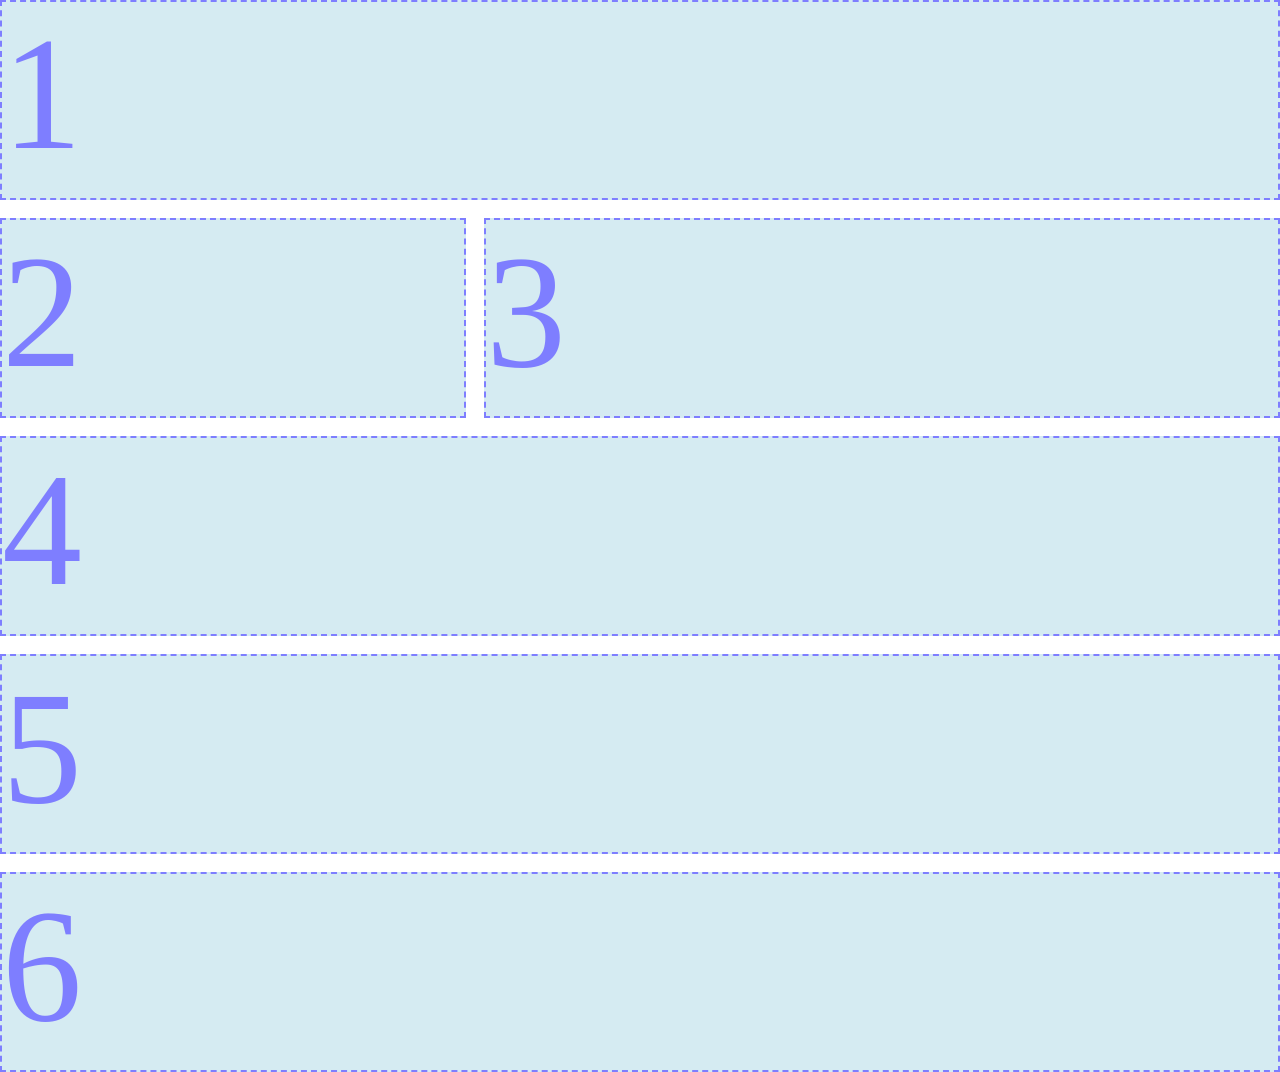
<file: hw5/index.html>
<!DOCTYPE html>
<html lang="en">
<head>
    <meta charset="UTF-8">
    <meta http-equiv="X-UA-Compatible" content="IE=edge">
    <meta name="viewport" content="width=device-width, initial-scale=1.0">
    <title>Assignment 5</title>
    <link rel="stylesheet" href="style.css">
</head>
<body>
    <div class="container">
        <div class="box1">1</div>
        <div class="box2">2</div>
        <div class="box3">3</div>
        <div class="box4">4</div>
        <div class="box5">5</div>
        <div class="box6">6</div>
    </div>
</body>
</html>
</file>
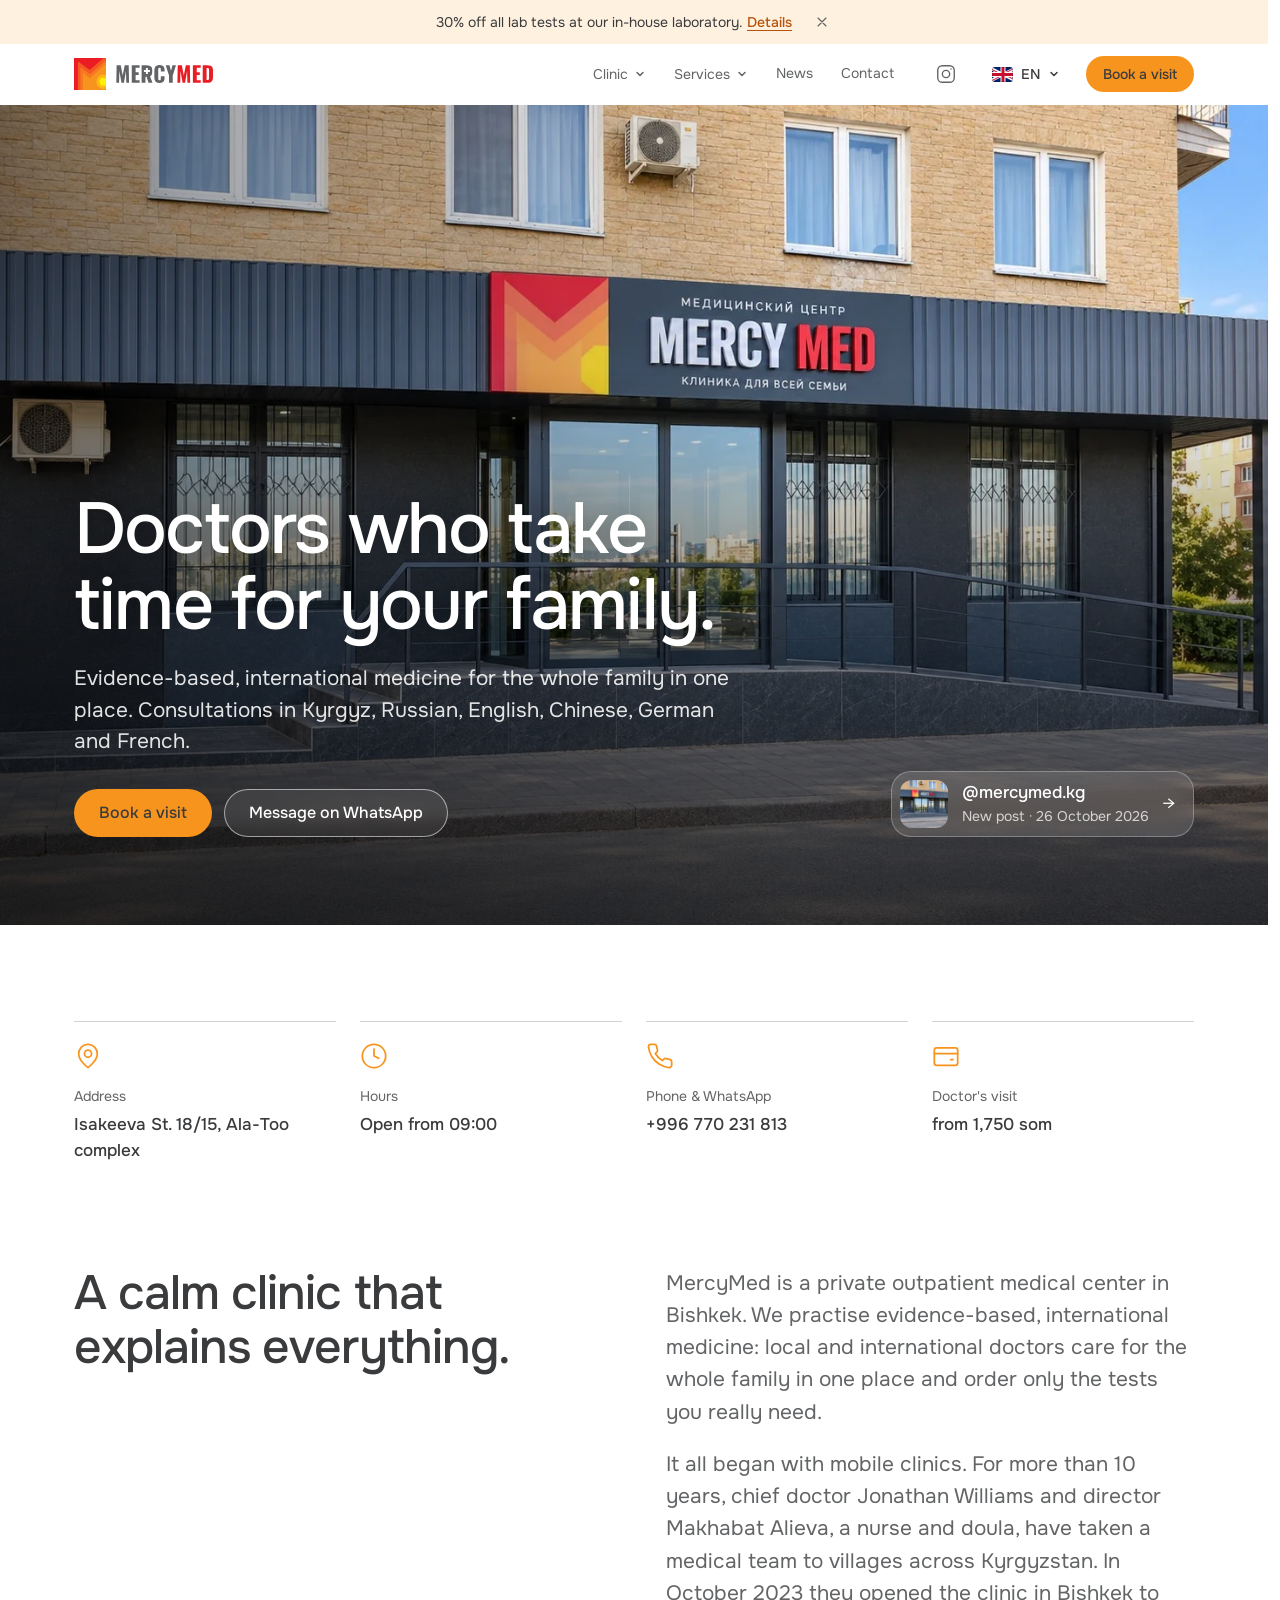
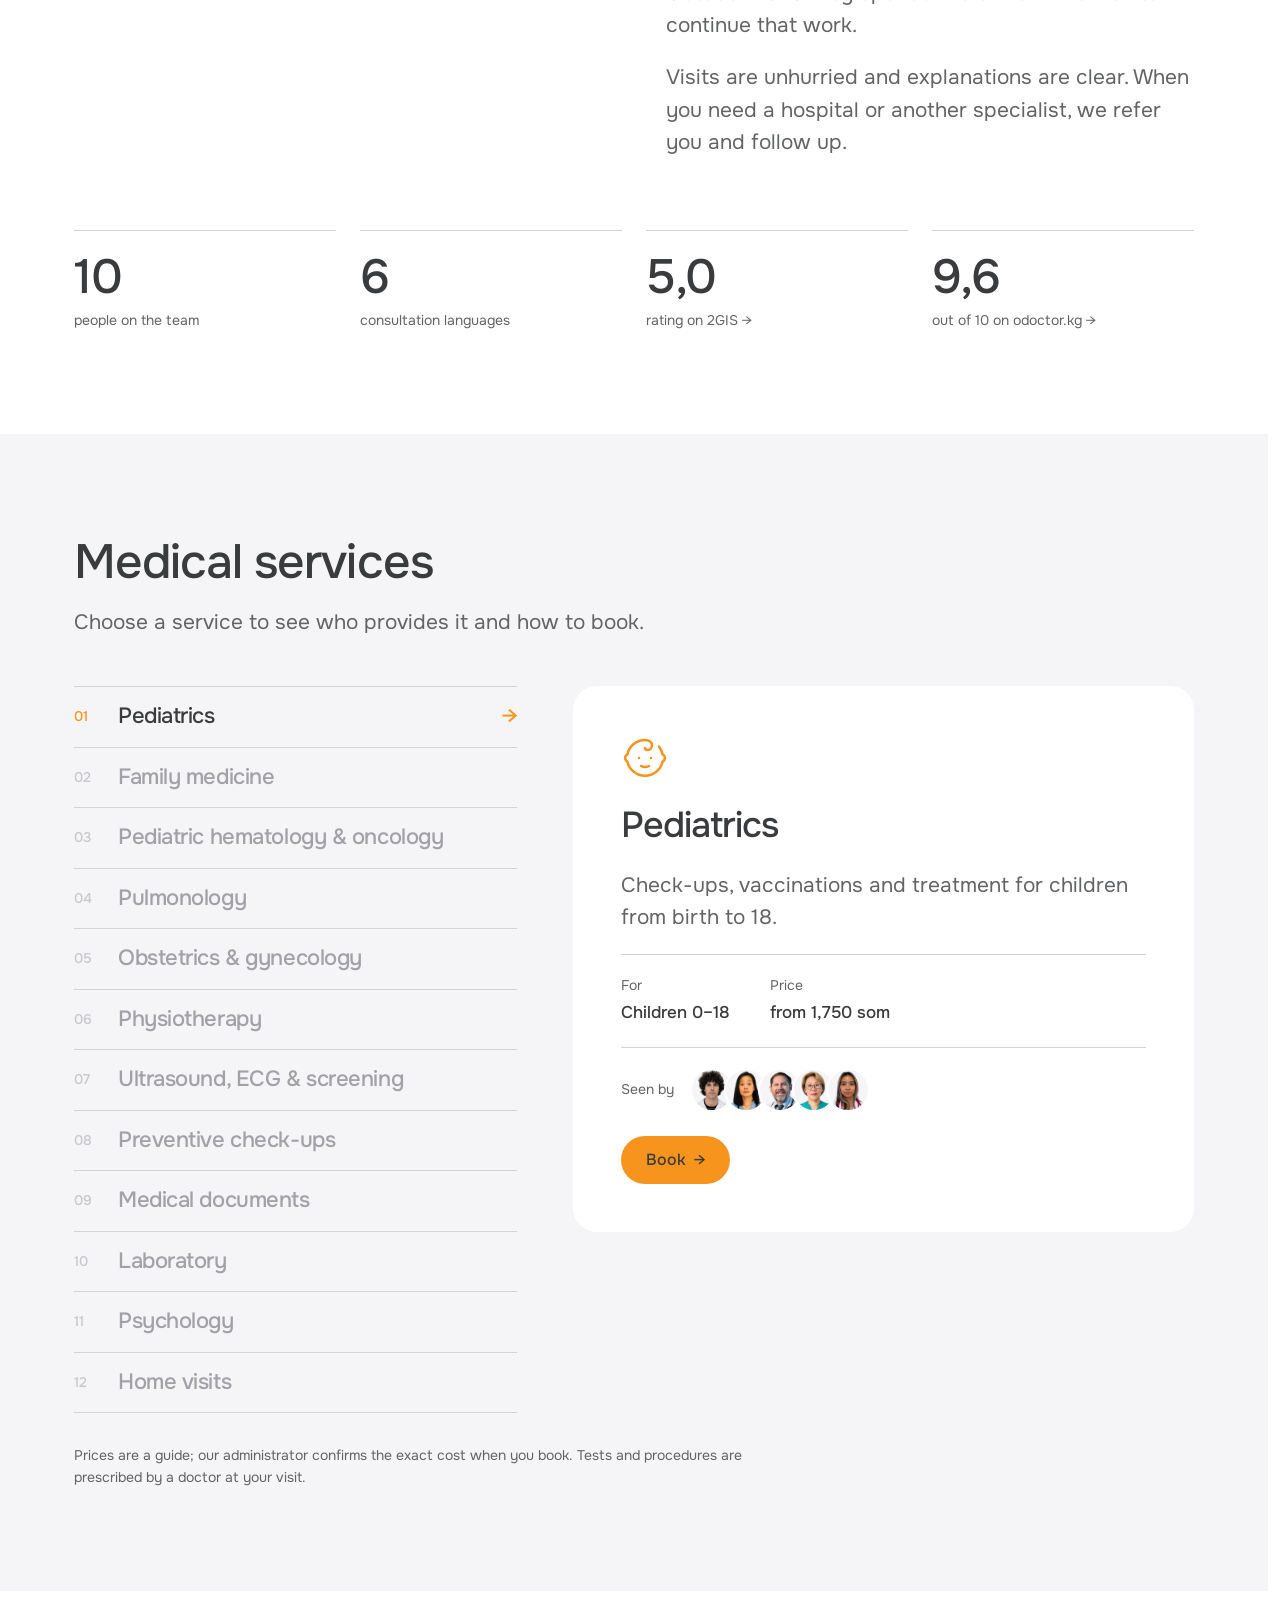
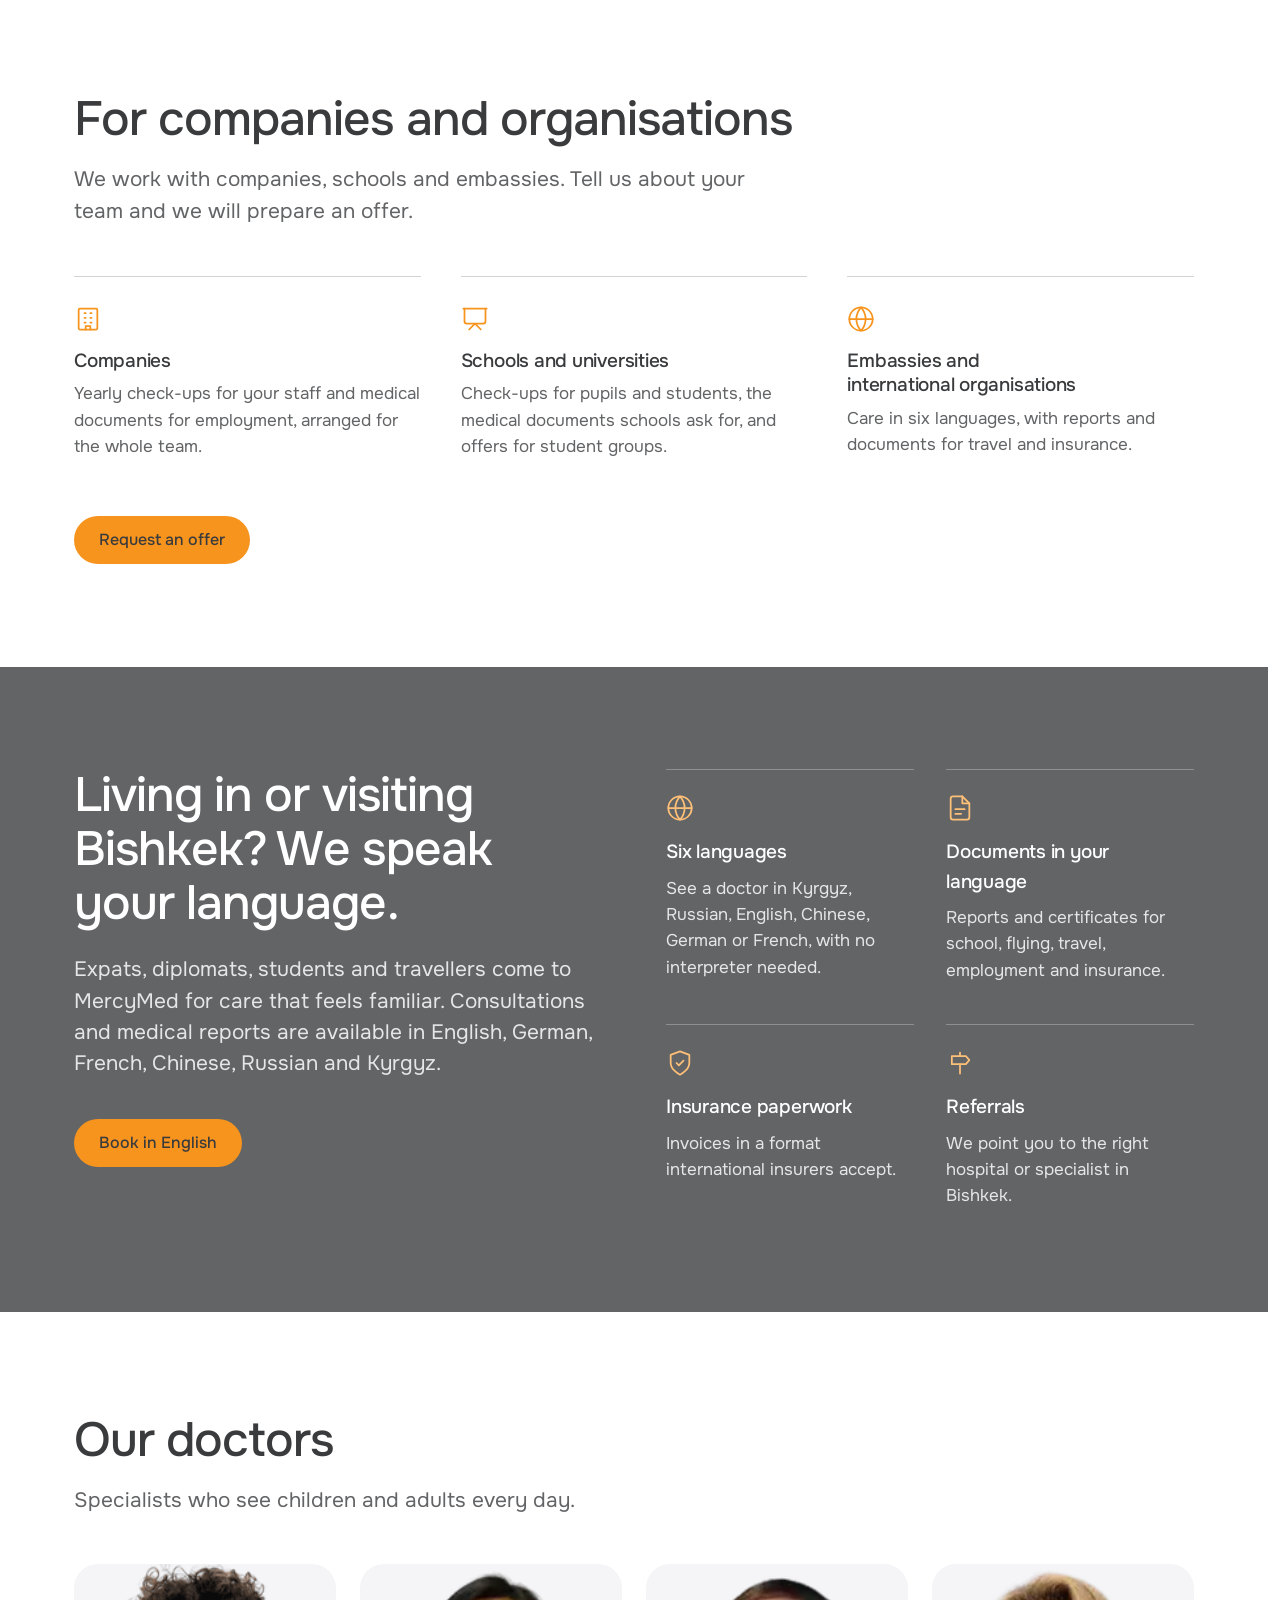
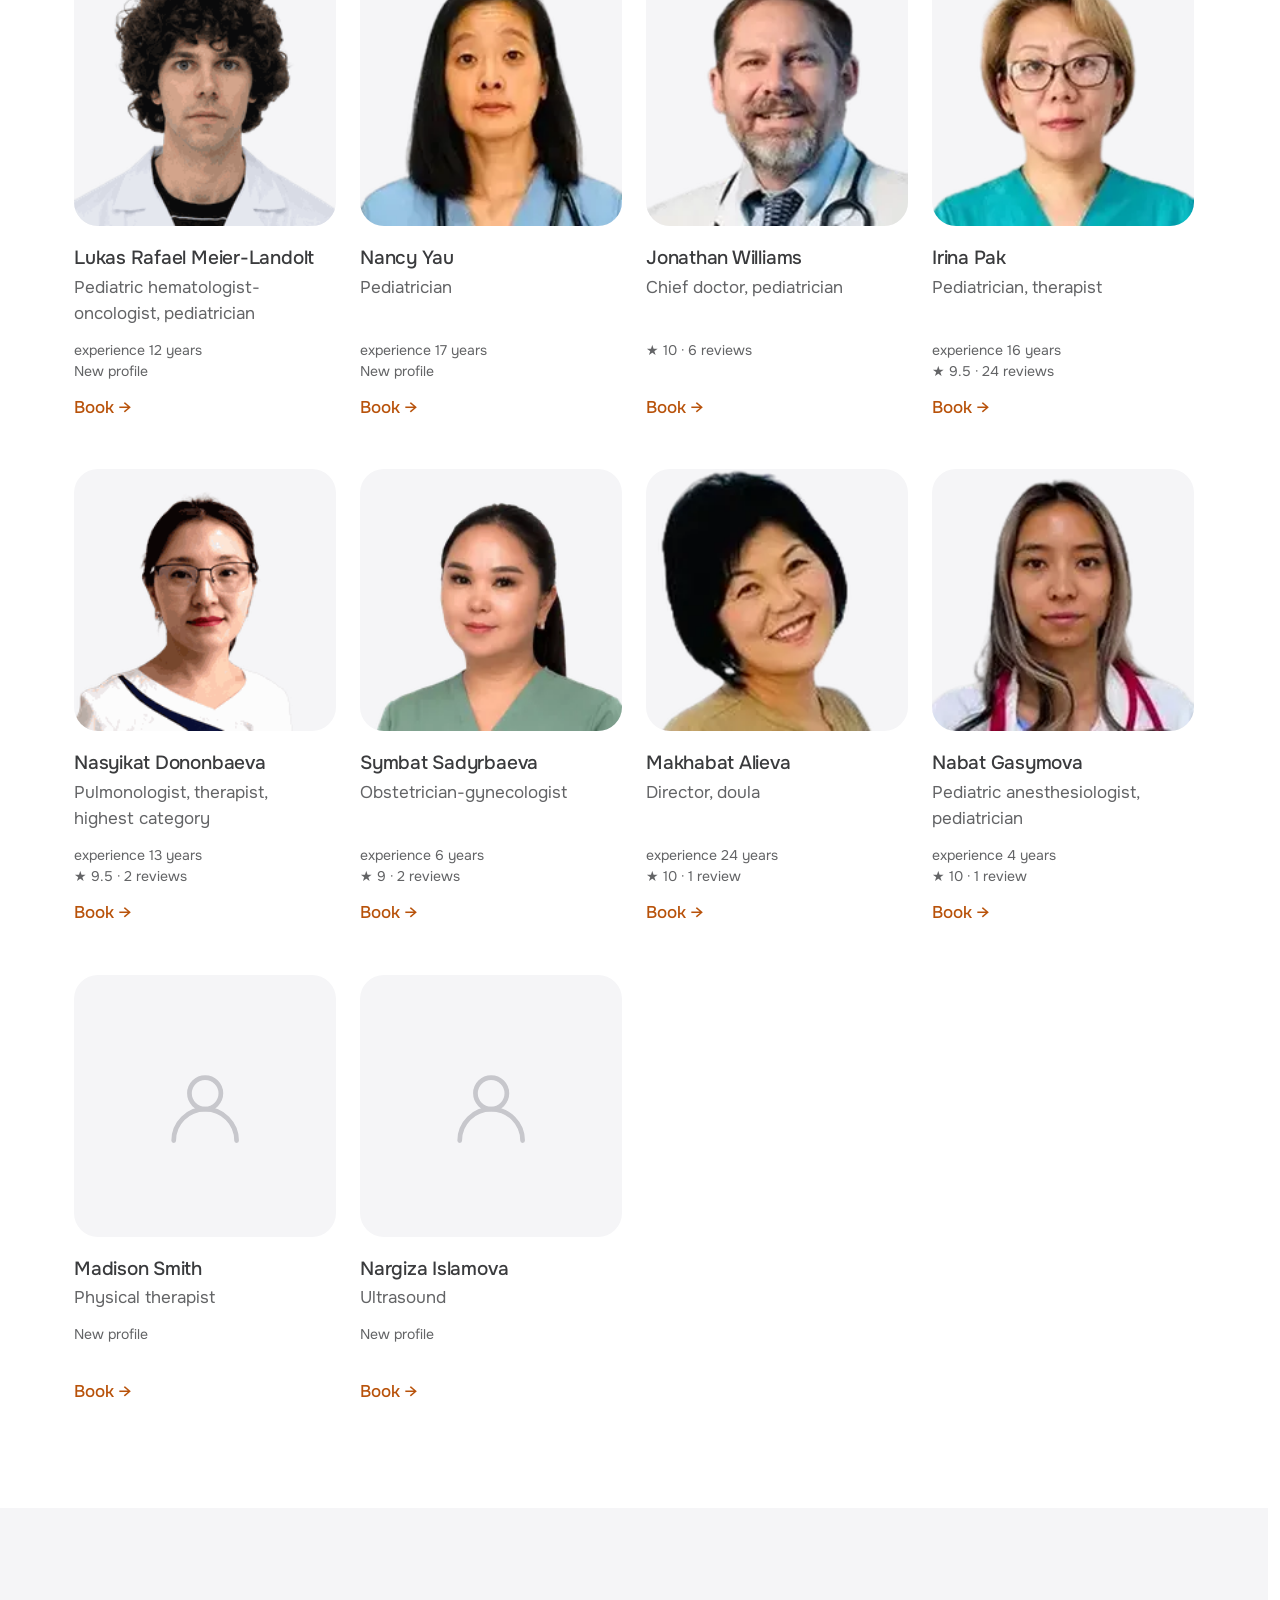
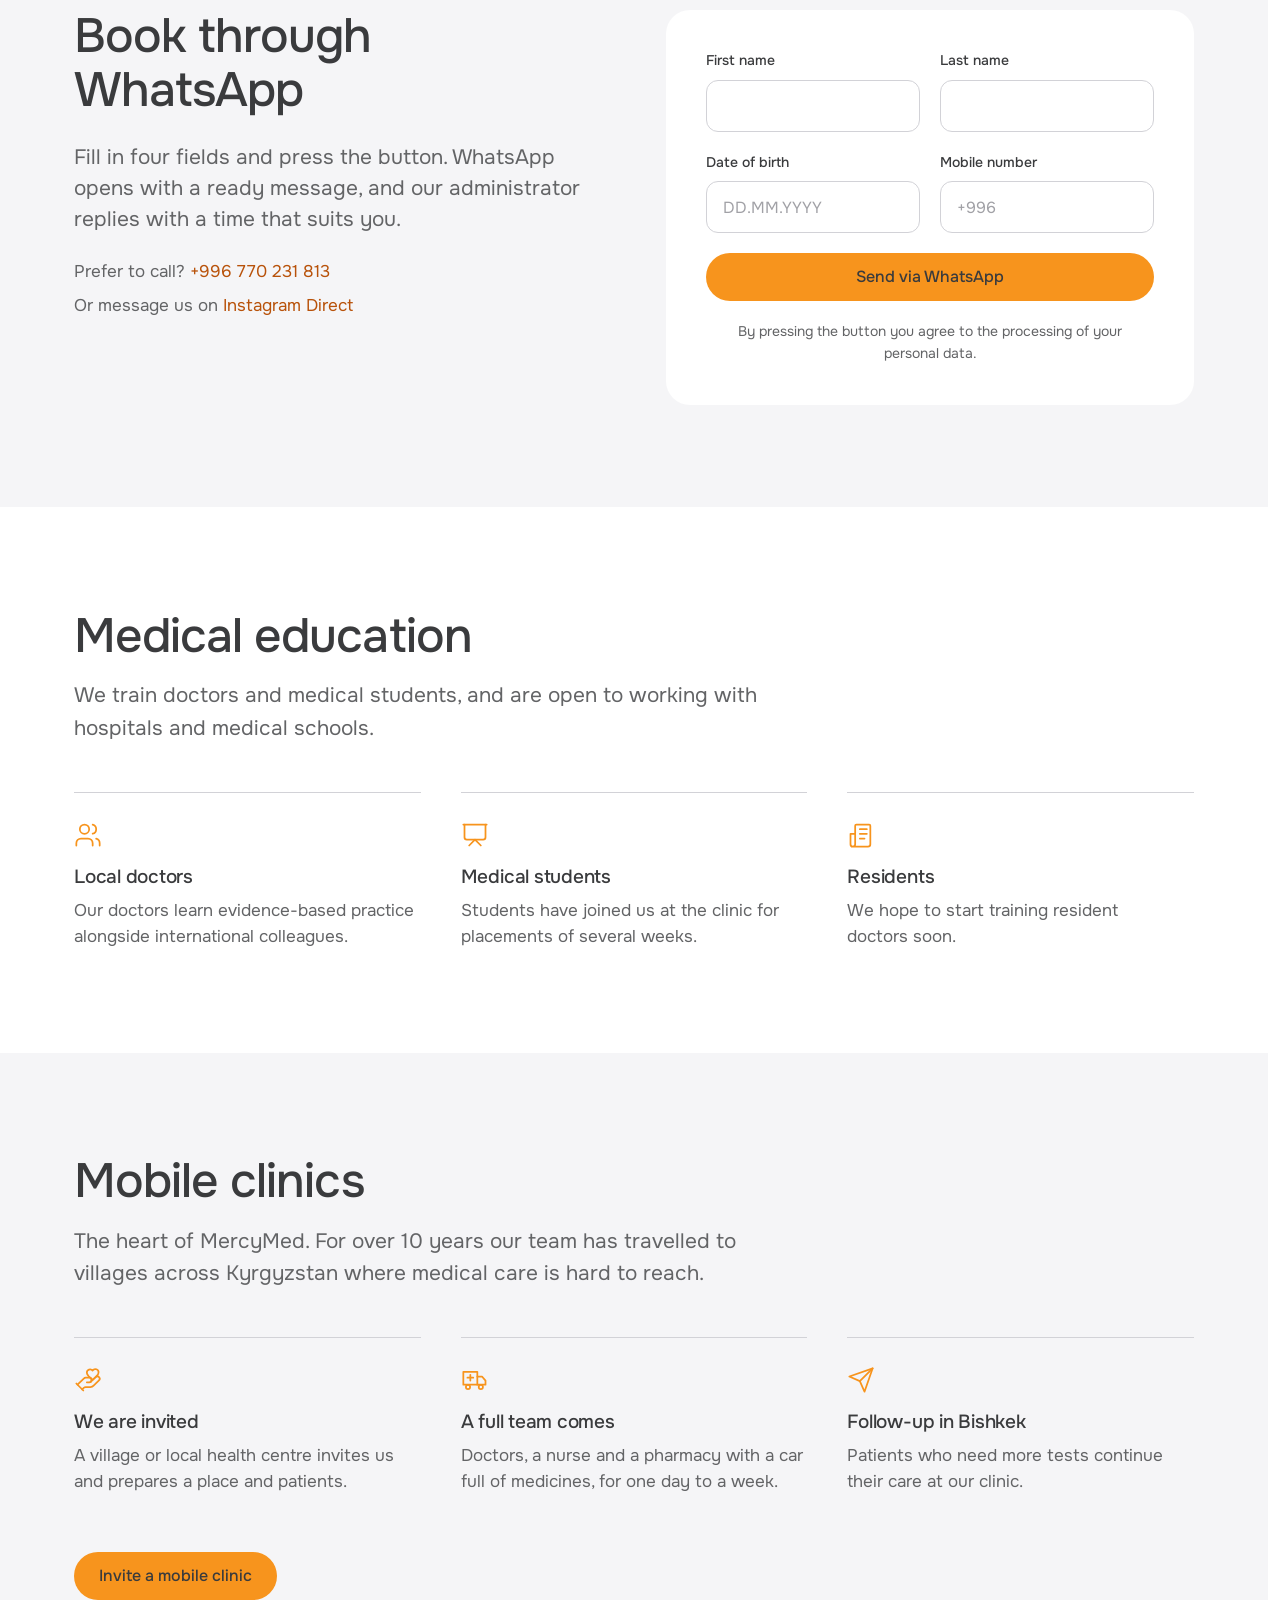
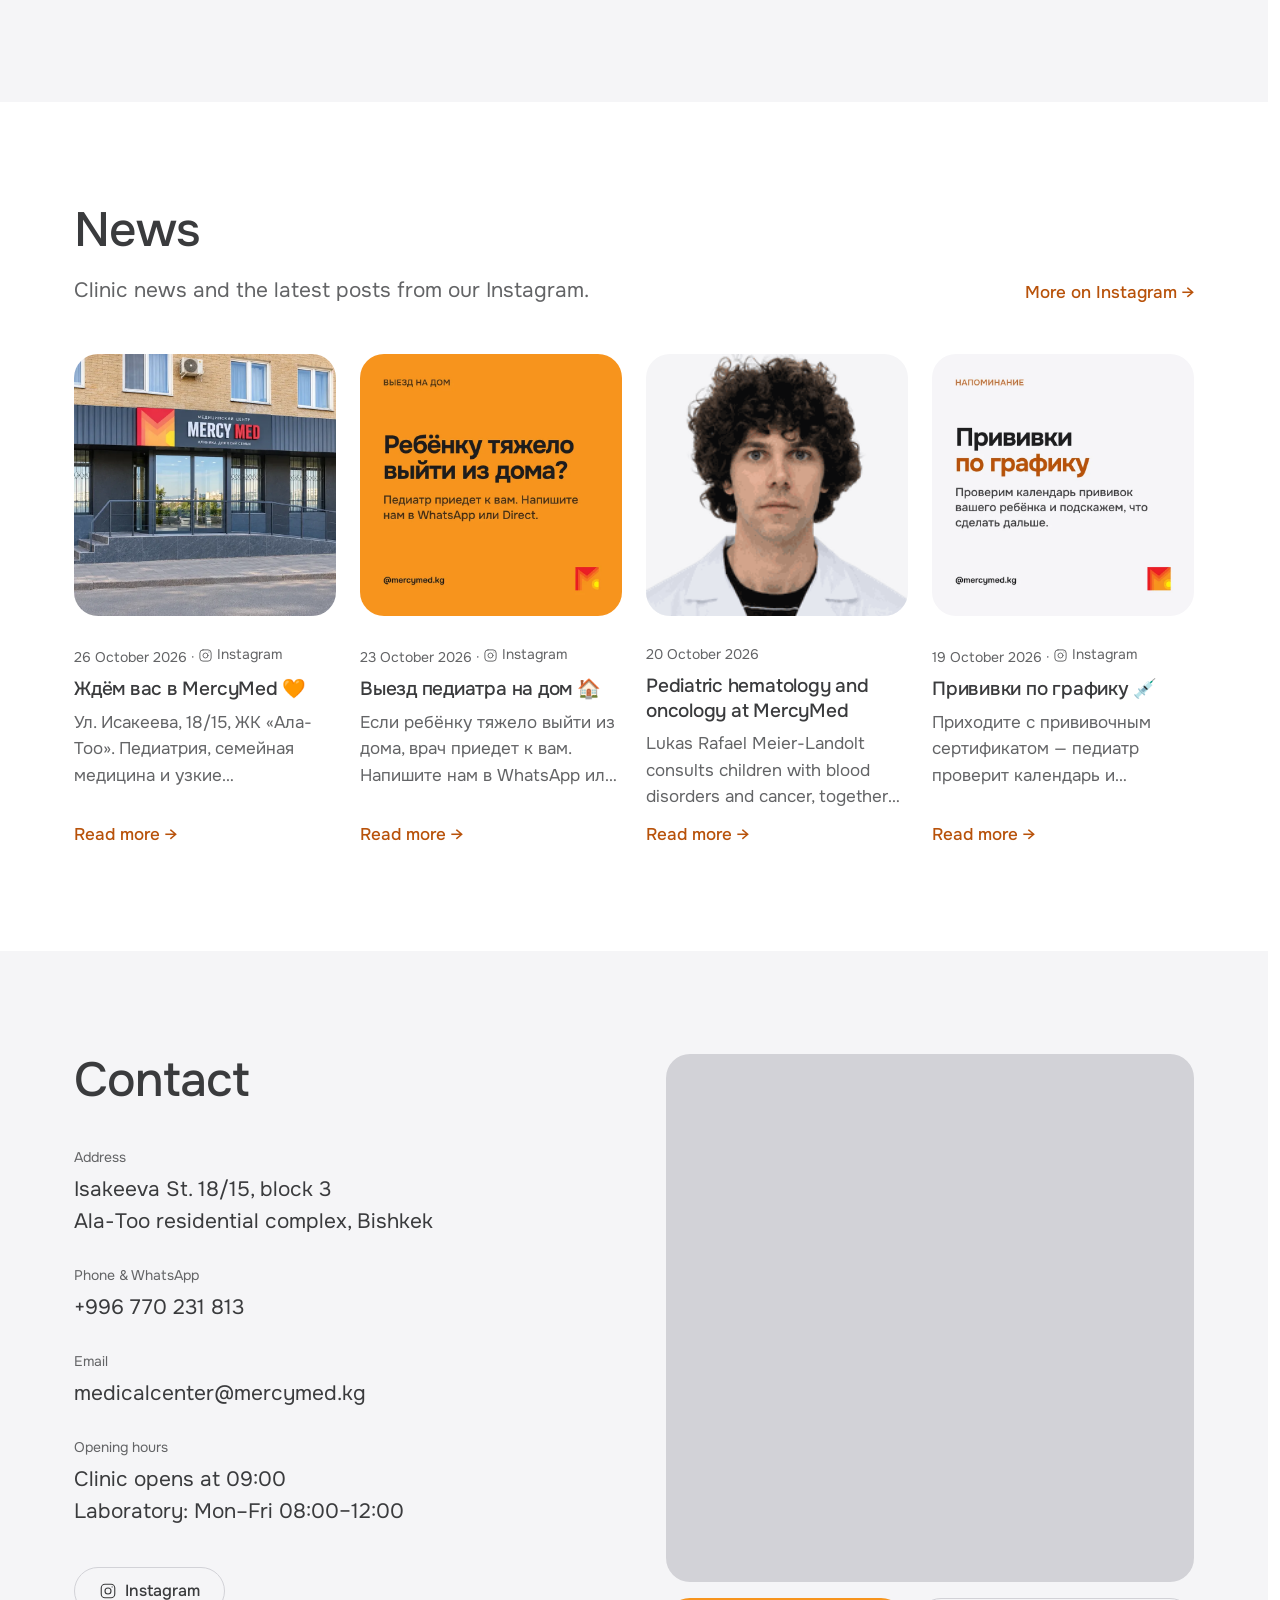
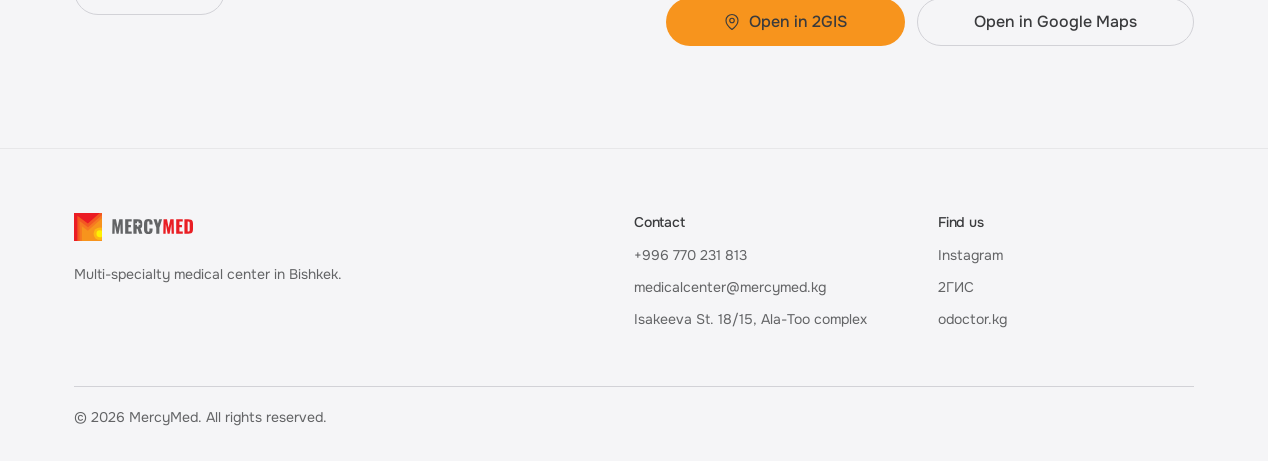
<file: hw7/index.html>
<!DOCTYPE html>
<html lang="ru">
<head>
  <meta charset="UTF-8">
  <meta name="viewport" content="width=device-width, initial-scale=1.0">
  <title>MercyMed — медицинский центр в Бишкеке | Педиатрия и семейная медицина</title>
  <meta name="description" content="MercyMed — многопрофильный медицинский центр в Бишкеке: педиатры, семейная медицина, детская гематология и онкология, пульмонология, гинекология, физиотерапия, выезд на дом. Запись через WhatsApp.">
  <link rel="canonical" href="https://mercymed.kg/ru/">
  <link rel="alternate" hreflang="ru" href="https://mercymed.kg/ru/">
  <link rel="alternate" hreflang="ky" href="https://mercymed.kg/ky/">
  <link rel="alternate" hreflang="en" href="https://mercymed.kg/en/">
  <link rel="alternate" hreflang="x-default" href="https://mercymed.kg/ru/">
  <meta property="og:type" content="website">
  <meta property="og:site_name" content="MercyMed">
  <meta property="og:title" content="MercyMed — медицинский центр в Бишкеке">
  <meta property="og:description" content="Доказательная и международная медицина для всей семьи. Консультации на шести языках.">
  <meta property="og:url" content="https://mercymed.kg/ru/">
  <meta property="og:image" content="https://mercymed.kg/img/og.jpg">
  <meta property="og:image:width" content="1200">
  <meta property="og:image:height" content="630">
  <meta name="theme-color" content="#FFFFFF">
  <link rel="icon" href="img/logo.svg" type="image/svg+xml">
  <link rel="preconnect" href="https://fonts.googleapis.com">
  <link rel="preconnect" href="https://fonts.gstatic.com" crossorigin>
  <link href="https://fonts.googleapis.com/css2?family=Onest:wght@400;500&display=swap" rel="stylesheet">
  <link rel="preload" as="image" href="img/hero.webp" imagesrcset="img/hero-900.webp 900w, img/hero.webp 1672w" imagesizes="100vw" fetchpriority="high">
  <link rel="stylesheet" href="css/styles.css">
  <script>document.documentElement.classList.add("js")</script>
  <script type="application/ld+json">
  {
    "@context": "https://schema.org",
    "@type": "MedicalClinic",
    "name": "MercyMed",
    "url": "https://mercymed.kg/",
    "logo": "https://mercymed.kg/img/logo.svg",
    "image": "https://mercymed.kg/img/hero.webp",
    "telephone": "+996770231813",
    "email": "medicalcenter@mercymed.kg",
    "address": {
      "@type": "PostalAddress",
      "streetAddress": "ул. Исакеева, 18/15, блок 3, ЖК «Ала-Тоо»",
      "addressLocality": "Бишкек",
      "addressCountry": "KG"
    },
    "geo": { "@type": "GeoCoordinates", "latitude": 42.858525, "longitude": 74.682501 },
    "medicalSpecialty": ["Pediatric", "PrimaryCare", "Oncologic", "Hematologic", "Pulmonary", "Obstetric", "Gynecologic", "PhysicalTherapy"],
    "availableLanguage": ["ky", "ru", "en", "zh", "de", "fr"],
    "sameAs": ["https://www.instagram.com/mercymed.kg/", "https://2gis.kg/bishkek/firm/70000001080819179"]
  }
  </script>
</head>
<body>
  <a class="skip" href="#main" data-i18n="skip">Перейти к содержимому</a>

  <div class="notice" id="promo" hidden>
    <div class="container notice__bar">
      <p><span id="promoText"></span> <a id="promoCta" href="#news"></a></p>
      <button type="button" class="notice__close" id="promoClose" data-i18n-attr="aria-label:promo_close" aria-label="Закрыть">
        <svg viewBox="0 0 24 24" aria-hidden="true"><path d="M6 6l12 12M18 6 6 18"/></svg>
      </button>
    </div>
  </div>

  <header class="header">
    <div class="container header__bar">
      <a href="#top" class="logo" aria-label="MercyMed">
        <img src="img/logo.svg" alt="" width="32" height="32">
        <img class="wordmark" src="img/wordmark.svg" alt="" width="99" height="18">
      </a>
      <nav class="nav" id="nav" aria-label="Main">
        <div class="nav__group">
          <button type="button" class="nav__trigger" aria-expanded="false" aria-controls="navClinic"><span data-i18n="nav_clinic">Клиника</span><svg class="nav__chevron" viewBox="0 0 12 12" aria-hidden="true"><path d="m3 4.5 3 3 3-3"/></svg></button>
          <div class="nav__menu" id="navClinic">
            <a href="#about" data-i18n="nav_about">О клинике</a>
            <a href="#team" data-i18n="nav_team">Врачи</a>
            <a href="#education" data-i18n="nav_education">Обучение</a>
            <a href="#charity" data-i18n="nav_charity">Выездные клиники</a>
          </div>
        </div>
        <div class="nav__group">
          <button type="button" class="nav__trigger" aria-expanded="false" aria-controls="navServices"><span data-i18n="nav_services">Услуги</span><svg class="nav__chevron" viewBox="0 0 12 12" aria-hidden="true"><path d="m3 4.5 3 3 3-3"/></svg></button>
          <div class="nav__menu" id="navServices">
            <a href="#services" data-i18n="nav_services_all">Медицинские услуги</a>
            <a href="#corporate" data-i18n="nav_corporate">Корпоративным</a>
            <a href="#international" data-i18n="nav_international">Иностранцам</a>
          </div>
        </div>
        <a href="#news" data-i18n="nav_news">Новости</a>
        <a href="#contact" data-i18n="nav_contact">Контакты</a>
      </nav>
      <div class="header__end">
        <a class="header__ig" href="https://www.instagram.com/mercymed.kg/" target="_blank" rel="noopener" aria-label="Instagram @mercymed.kg"><svg class="icon" aria-hidden="true"><use href="#i-instagram"/></svg></a>
        <div class="lang" id="lang">
          <button type="button" class="lang__toggle" id="langToggle" aria-haspopup="true" aria-expanded="false" aria-controls="langMenu" aria-label="Язык · Тил · Language">
            <span class="flag"><img src="img/flags/ru.svg" alt="" width="21" height="15" id="langFlag"></span>
            <span id="langCode">RU</span>
            <svg class="lang__chevron" viewBox="0 0 12 12" aria-hidden="true"><path d="m3 4.5 3 3 3-3"/></svg>
          </button>
          <ul class="lang__menu" id="langMenu" role="menu">
            <li role="none"><button type="button" role="menuitemradio" data-lang="ru"><span class="flag"><img src="img/flags/ru.svg" alt="" width="21" height="15"></span>Русский</button></li>
            <li role="none"><button type="button" role="menuitemradio" data-lang="ky"><span class="flag"><img src="img/flags/kg.svg" alt="" width="21" height="15"></span>Кыргызча</button></li>
            <li role="none"><button type="button" role="menuitemradio" data-lang="en"><span class="flag"><img src="img/flags/en.svg" alt="" width="21" height="15"></span>English</button></li>
          </ul>
        </div>
        <a href="#booking" class="btn btn--primary btn--sm header__cta" data-i18n="cta_book">Записаться</a>
        <button type="button" class="burger" id="burger" aria-controls="nav" aria-expanded="false" data-i18n-attr="aria-label:menu_open" aria-label="Открыть меню"><span></span></button>
      </div>
    </div>
  </header>

  <main id="main">
    <section class="hero" id="top">
      <div class="hero__stage">
        <img id="heroImg" class="hero__bg" src="img/hero.webp" srcset="img/hero-900.webp 900w, img/hero.webp 1672w" sizes="100vw" width="1672" height="941" alt="Вход в медицинский центр MercyMed на улице Исакеева, Бишкек" data-i18n-attr="alt:hero_alt" fetchpriority="high" decoding="async">
        <div class="hero__shade" aria-hidden="true"></div>
        <div class="container hero__content">
          <h1 class="reveal" data-i18n="hero_title">Врачи, у которых есть время для вашей семьи.</h1>
          <p class="lead reveal" data-i18n="hero_text">Доказательная и международная медицина для всей семьи в одном месте. Консультации на кыргызском, русском, английском, китайском, немецком и французском.</p>
          <div class="actions reveal">
            <a href="#booking" class="btn btn--primary" data-i18n="cta_book">Записаться</a>
            <a href="#" class="btn btn--light js-wa" data-i18n="cta_whatsapp">Написать в WhatsApp</a>
          </div>
          <a class="ig-badge" id="igBadge" href="#news" hidden></a>
        </div>
      </div>
      <div class="container">
        <dl class="info">
          <div class="reveal"><dt><svg class="icon" aria-hidden="true"><use href="#i-pin"/></svg><span data-i18n="info_address">Адрес</span></dt><dd><a href="https://2gis.kg/bishkek/firm/70000001080819179" target="_blank" rel="noopener" data-i18n="info_address_v">ул. Исакеева, 18/15, ЖК «Ала-Тоо»</a></dd></div>
          <div class="reveal"><dt><svg class="icon" aria-hidden="true"><use href="#i-clock"/></svg><span data-i18n="info_hours">Часы работы</span></dt><dd data-i18n="info_hours_v">Открываемся в 09:00</dd></div>
          <div class="reveal"><dt><svg class="icon" aria-hidden="true"><use href="#i-phone"/></svg><span data-i18n="info_phone">Телефон и WhatsApp</span></dt><dd><a href="tel:+996770231813" class="js-phone">+996 770 231 813</a></dd></div>
          <div class="reveal"><dt><svg class="icon" aria-hidden="true"><use href="#i-wallet"/></svg><span data-i18n="info_price">Приём врача</span></dt><dd data-i18n="info_price_v">от 1 750 сом</dd></div>
        </dl>
      </div>
    </section>

    <section class="section" id="about">
      <div class="container split">
        <h2 class="reveal" data-i18n="about_title">Спокойная клиника, где всё объясняют.</h2>
        <div class="prose reveal">
          <p data-i18n="about_p1"></p>
          <p data-i18n="about_p2"></p>
          <p data-i18n="about_p3"></p>
        </div>
      </div>
      <div class="container">
        <dl class="facts">
          <div class="reveal"><dt>10</dt><dd data-i18n="fact_doctors">человек в команде</dd></div>
          <div class="reveal"><dt>6</dt><dd data-i18n="fact_langs">языков консультаций</dd></div>
          <div class="reveal"><dt>5,0</dt><dd><a href="https://2gis.kg/bishkek/firm/70000001080819179/tab/reviews" target="_blank" rel="noopener"><span data-i18n="stat_2gis">оценка в 2ГИС</span> <span class="arrow" aria-hidden="true">→</span></a></dd></div>
          <div class="reveal"><dt>9,6</dt><dd><a href="https://odoctor.kg/clinics/bishkek/mercymed#reviews" target="_blank" rel="noopener"><span data-i18n="stat_odoctor">из 10 на odoctor.kg</span> <span class="arrow" aria-hidden="true">→</span></a></dd></div>
        </dl>
      </div>
    </section>

    <section class="section section--gray" id="services">
      <div class="container">
        <header class="section__head reveal">
          <h2 data-i18n="services_title">Медицинские услуги</h2>
          <p data-i18n="services_sub"></p>
        </header>
        <div class="svc reveal">
          <ul class="svc__list" id="svcList"></ul>
          <article class="svc__panel" id="svcPanel" aria-live="polite"></article>
        </div>
        <p class="svc__note reveal" data-i18n="svc_note"></p>
      </div>
    </section>

    <section class="section" id="corporate">
      <div class="container">
        <header class="section__head reveal">
          <h2 data-i18n="corp_title">Компаниям и организациям</h2>
          <p data-i18n="corp_sub"></p>
        </header>
        <div class="columns" id="plansList"></div>
        <div class="actions reveal">
          <a href="#" class="btn btn--primary js-wa" data-i18n="corp_cta">Запросить предложение</a>
        </div>
      </div>
    </section>

    <section class="section section--dark" id="international">
      <div class="container split">
        <div class="reveal">
          <h2 data-i18n="intl_title"></h2>
          <p class="lead" data-i18n="intl_text"></p>
          <div class="actions">
            <a href="#booking" class="btn btn--primary" data-i18n="intl_cta">Записаться на английском</a>
          </div>
        </div>
        <dl class="pairs">
          <div class="reveal"><dt><svg class="icon" aria-hidden="true"><use href="#i-globe"/></svg><span data-i18n="intl_1_t"></span></dt><dd data-i18n="intl_1_d"></dd></div>
          <div class="reveal"><dt><svg class="icon" aria-hidden="true"><use href="#i-file"/></svg><span data-i18n="intl_2_t"></span></dt><dd data-i18n="intl_2_d"></dd></div>
          <div class="reveal"><dt><svg class="icon" aria-hidden="true"><use href="#i-shield"/></svg><span data-i18n="intl_3_t"></span></dt><dd data-i18n="intl_3_d"></dd></div>
          <div class="reveal"><dt><svg class="icon" aria-hidden="true"><use href="#i-signpost"/></svg><span data-i18n="intl_4_t"></span></dt><dd data-i18n="intl_4_d"></dd></div>
        </dl>
      </div>
    </section>

    <section class="section" id="team">
      <div class="container">
        <header class="section__head reveal">
          <h2 data-i18n="team_title">Наши врачи</h2>
          <p data-i18n="team_sub"></p>
        </header>
        <ul class="team rail" id="teamList"></ul>
        <div class="rail-dots" data-rail="teamList"></div>
      </div>
    </section>

    <section class="section section--gray" id="booking">
      <div class="container split">
        <div class="reveal">
          <h2 data-i18n="booking_title">Запись через WhatsApp</h2>
          <p class="lead" data-i18n="booking_text"></p>
          <p class="muted"><span data-i18n="booking_call">Удобнее позвонить?</span> <a href="tel:+996770231813" class="js-phone">+996 770 231 813</a></p>
          <p class="muted"><span data-i18n="booking_dm">Или напишите нам в</span> <a href="https://ig.me/m/mercymed.kg" target="_blank" rel="noopener">Instagram Direct</a></p>
        </div>
        <form class="form reveal" id="bookingForm" novalidate>
          <div class="form__row">
            <label class="field"><span data-i18n="f_first">Имя</span><input name="firstName" autocomplete="given-name" required></label>
            <label class="field"><span data-i18n="f_last">Фамилия</span><input name="lastName" autocomplete="family-name" required></label>
          </div>
          <div class="form__row">
            <label class="field"><span data-i18n="f_dob">Дата рождения</span><input type="text" name="dob" inputmode="numeric" autocomplete="bday" maxlength="10" placeholder="ДД.ММ.ГГГГ" data-i18n-attr="placeholder:f_dob_ph" required></label>
            <label class="field"><span data-i18n="f_phone">Номер телефона</span><input type="tel" name="phone" autocomplete="tel" inputmode="tel" placeholder="+996" required></label>
          </div>
          <p class="form__error" id="formError" role="alert"></p>
          <button type="submit" class="btn btn--primary btn--block" data-i18n="f_submit">Отправить в WhatsApp</button>
          <p class="form__note" data-i18n="f_note"></p>
        </form>
      </div>
    </section>

    <section class="section" id="education">
      <div class="container">
        <header class="section__head reveal">
          <h2 data-i18n="edu_title">Медицинское образование</h2>
          <p data-i18n="edu_sub"></p>
        </header>
        <div class="columns">
          <article class="column reveal"><svg class="icon" aria-hidden="true"><use href="#i-users"/></svg><h3 data-i18n="edu_1_t"></h3><p data-i18n="edu_1_d"></p></article>
          <article class="column reveal"><svg class="icon" aria-hidden="true"><use href="#i-board"/></svg><h3 data-i18n="edu_2_t"></h3><p data-i18n="edu_2_d"></p></article>
          <article class="column reveal"><svg class="icon" aria-hidden="true"><use href="#i-news"/></svg><h3 data-i18n="edu_3_t"></h3><p data-i18n="edu_3_d"></p></article>
        </div>
      </div>
    </section>

    <section class="section section--gray" id="charity">
      <div class="container">
        <header class="section__head reveal">
          <h2 data-i18n="charity_title">Выездные клиники</h2>
          <p data-i18n="charity_text"></p>
        </header>
        <div class="columns">
          <article class="column reveal"><svg class="icon" aria-hidden="true"><use href="#i-handheart"/></svg><h3 data-i18n="charity_1_t"></h3><p data-i18n="charity_1_d"></p></article>
          <article class="column reveal"><svg class="icon" aria-hidden="true"><use href="#i-van"/></svg><h3 data-i18n="charity_2_t"></h3><p data-i18n="charity_2_d"></p></article>
          <article class="column reveal"><svg class="icon" aria-hidden="true"><use href="#i-send"/></svg><h3 data-i18n="charity_3_t"></h3><p data-i18n="charity_3_d"></p></article>
        </div>
        <div class="actions reveal">
          <a href="#" class="btn btn--primary js-wa" data-i18n="charity_cta">Пригласить выездную клинику</a>
        </div>
      </div>
    </section>

    <section class="section" id="news">
      <div class="container">
        <header class="section__head section__head--row reveal">
          <div>
            <h2 data-i18n="news_title">Новости</h2>
            <p data-i18n="news_sub"></p>
          </div>
          <a class="text-link" href="https://www.instagram.com/mercymed.kg/" target="_blank" rel="noopener"><span data-i18n="news_insta">Больше в Instagram</span> <span class="arrow" aria-hidden="true">→</span></a>
        </header>
        <div class="news rail" id="newsList"></div>
        <div class="rail-dots" data-rail="newsList"></div>
      </div>
    </section>

    <section class="section section--gray" id="contact">
      <div class="container split">
        <div class="reveal">
          <h2 data-i18n="contact_title">Контакты</h2>
          <dl class="contact">
            <div><dt data-i18n="c_address">Адрес</dt><dd data-i18n="c_address_v"></dd></div>
            <div><dt data-i18n="c_phone">Телефон и WhatsApp</dt><dd><a href="tel:+996770231813" class="js-phone">+996 770 231 813</a></dd></div>
            <div><dt data-i18n="c_email">Эл. почта</dt><dd><a href="mailto:medicalcenter@mercymed.kg" class="js-email">medicalcenter@mercymed.kg</a></dd></div>
            <div><dt data-i18n="c_hours">Часы работы</dt><dd data-i18n="c_hours_v"></dd></div>
          </dl>
          <div class="actions">
            <a href="https://www.instagram.com/mercymed.kg/" class="btn btn--secondary" target="_blank" rel="noopener"><svg class="icon icon--btn" aria-hidden="true"><use href="#i-instagram"/></svg>Instagram</a>
          </div>
        </div>
        <div class="reveal">
          <div class="map">
            <iframe data-i18n-attr="title:map_title" title="MercyMed" loading="lazy" referrerpolicy="no-referrer-when-downgrade" src="https://www.google.com/maps?q=42.858525,74.682501&amp;z=16&amp;output=embed"></iframe>
          </div>
          <div class="map__links">
            <a href="https://2gis.kg/bishkek/firm/70000001080819179" class="btn btn--primary" target="_blank" rel="noopener"><svg class="icon icon--btn" aria-hidden="true"><use href="#i-pin"/></svg><span data-i18n="c_2gis">Открыть в 2ГИС</span></a>
            <a href="https://www.google.com/maps/search/?api=1&amp;query=42.858525,74.682501" class="btn btn--secondary" target="_blank" rel="noopener" data-i18n="c_gmaps">Открыть в Google Картах</a>
          </div>
        </div>
      </div>
    </section>
  </main>

  <footer class="footer">
    <div class="container">
      <div class="footer__grid">
        <div class="footer__brand">
          <a href="#top" class="logo" aria-label="MercyMed"><img src="img/logo.svg" alt="" width="28" height="28"><img class="wordmark" src="img/wordmark.svg" alt="" width="81" height="15"></a>
          <p data-i18n="footer_text"></p>
        </div>
        <div class="footer__col">
          <h3 data-i18n="footer_contacts">Контакты</h3>
          <a href="tel:+996770231813" class="js-phone">+996 770 231 813</a>
          <a href="mailto:medicalcenter@mercymed.kg" class="js-email">medicalcenter@mercymed.kg</a>
          <span data-i18n="info_address_v"></span>
        </div>
        <div class="footer__col">
          <h3 data-i18n="footer_social">Мы в сети</h3>
          <a href="https://www.instagram.com/mercymed.kg/" target="_blank" rel="noopener">Instagram</a>
          <a href="https://2gis.kg/bishkek/firm/70000001080819179" target="_blank" rel="noopener">2ГИС</a>
          <a href="https://odoctor.kg/clinics/bishkek/mercymed" target="_blank" rel="noopener">odoctor.kg</a>
        </div>
      </div>
      <div class="footer__bottom">
        <p>© <span id="year"></span> MercyMed. <span data-i18n="footer_rights"></span></p>
      </div>
    </div>
  </footer>

  <dialog class="promo promo--stack" id="newsModal" aria-labelledby="newsModalTitle">
    <button type="button" class="promo__close" data-close data-i18n-attr="aria-label:promo_close" aria-label="Закрыть">
      <svg viewBox="0 0 24 24" aria-hidden="true"><path d="M6 6l12 12M18 6 6 18"/></svg>
    </button>
    <div class="promo__media" id="newsModalMedia"></div>
    <div class="promo__body">
      <time id="newsModalDate"></time>
      <h2 id="newsModalTitle" tabindex="-1" autofocus></h2>
      <p id="newsModalText"></p>
      <a class="btn btn--secondary" id="newsModalLink" target="_blank" rel="noopener" hidden><svg class="icon icon--btn" aria-hidden="true"><use href="#i-instagram"/></svg><span data-i18n="ig_open">Открыть в Instagram</span></a>
    </div>
  </dialog>

  <script src="js/icons.js"></script>
  <script src="js/i18n.js"></script>
  <script src="js/data.js"></script>
  <script src="js/instagram.js"></script>
  <script src="js/main.js"></script>
</body>
</html>
</file>
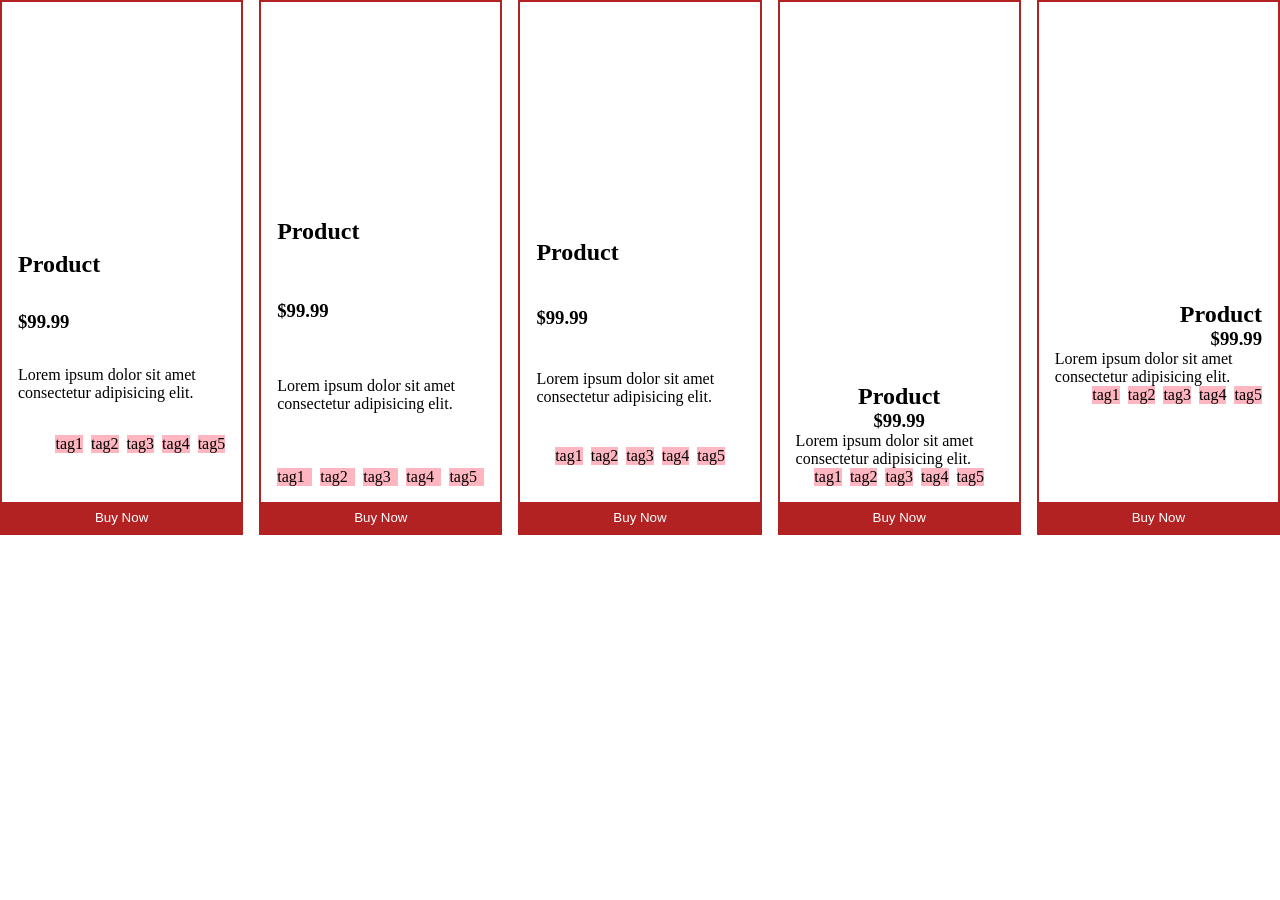
<file: hw8/index.html>
<!DOCTYPE html>
<html lang="en">
<head>
    <meta charset="UTF-8">
    <meta http-equiv="X-UA-Compatible" content="IE=edge">
    <meta name="viewport" content="width=device-width, initial-scale=1.0">
    <title>Assignment 8</title>
    <link rel="stylesheet" href="style.css">
</head>
<body>
<div class="container">
    <div class="box1">
        <div class="image"></div>
        <div class="info">
            <h2>Product</h2>
            <h3>$99.99</h3>
            <p>Lorem ipsum dolor sit amet consectetur adipisicing elit.</p>
            <ul>
                <li>tag1</li>
                <li>tag2</li>
                <li>tag3</li>
                <li>tag4</li>
                <li>tag5</li>
            </ul>
        </div>
        <button>Buy Now</button>
    </div>
    <div class="box2">
        <div class="image"></div>
        <div class="info">
            <h2>Product</h2>
            <h3>$99.99</h3>
            <p>Lorem ipsum dolor sit amet consectetur adipisicing elit.</p>
            <ul>
                <li>tag1</li>
                <li>tag2</li>
                <li>tag3</li>
                <li>tag4</li>
                <li>tag5</li>
            </ul>
        </div>
        <button>Buy Now</button>
    </div>
    <div class="box3">
        <div class="image"></div>
        <div class="info">
            <h2>Product</h2>
            <h3>$99.99</h3>
            <p>Lorem ipsum dolor sit amet consectetur adipisicing elit.</p>
            <ul>
                <li>tag1</li>
                <li>tag2</li>
                <li>tag3</li>
                <li>tag4</li>
                <li>tag5</li>
            </ul>
        </div>
        <button>Buy Now</button>
    </div>
    <div class="box4">
        <div class="image"></div>
        <div class="info">
            <h2>Product</h2>
            <h3>$99.99</h3>
            <p>Lorem ipsum dolor sit amet consectetur adipisicing elit.</p>
            <ul>
                <li>tag1</li>
                <li>tag2</li>
                <li>tag3</li>
                <li>tag4</li>
                <li>tag5</li>
            </ul>
        </div>
        <button>Buy Now</button>
    </div>
    <div class="box5">
        <div class="image"></div>
        <div class="info">
            <h2>Product</h2>
            <h3>$99.99</h3>
            <p>Lorem ipsum dolor sit amet consectetur adipisicing elit.</p>
            <ul>
                <li>tag1</li>
                <li>tag2</li>
                <li>tag3</li>
                <li>tag4</li>
                <li>tag5</li>
            </ul>
        </div>
        <button>Buy Now</button>
    </div>
</div>
</body>
</html>
</file>
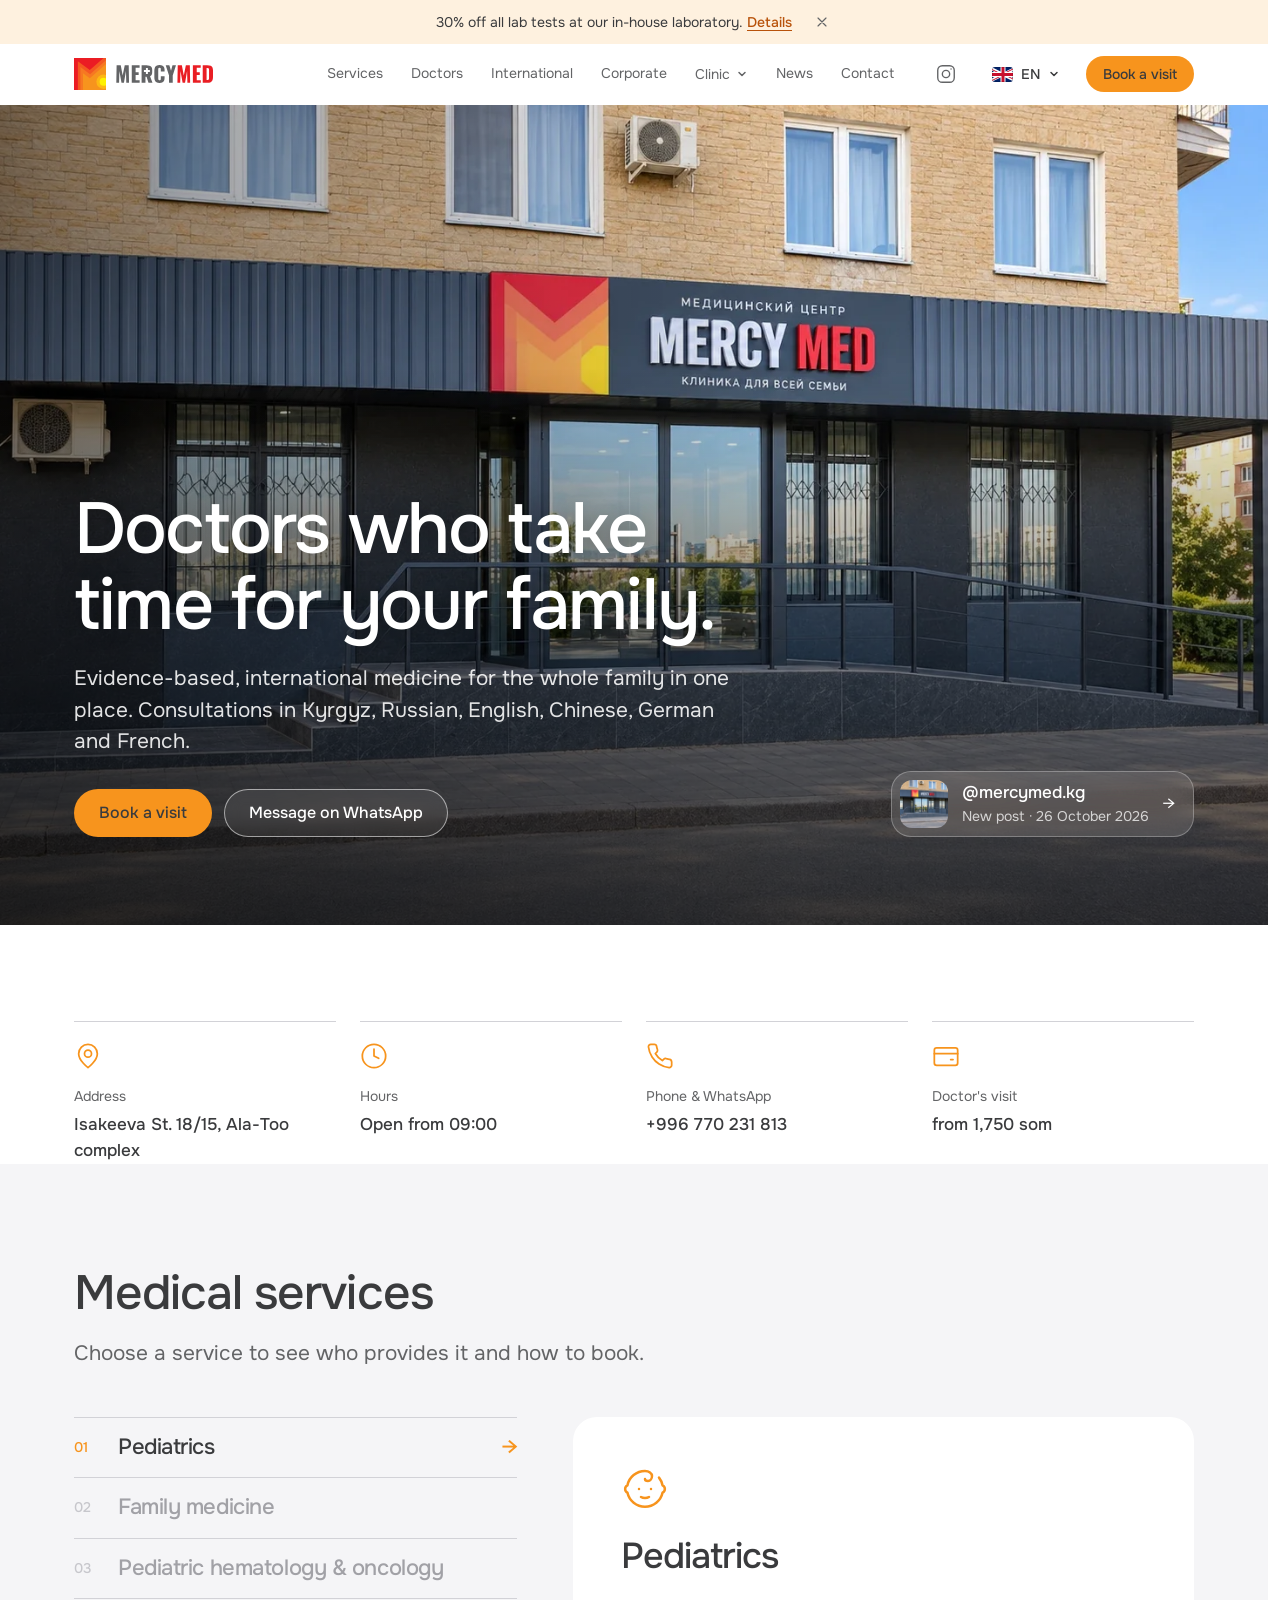
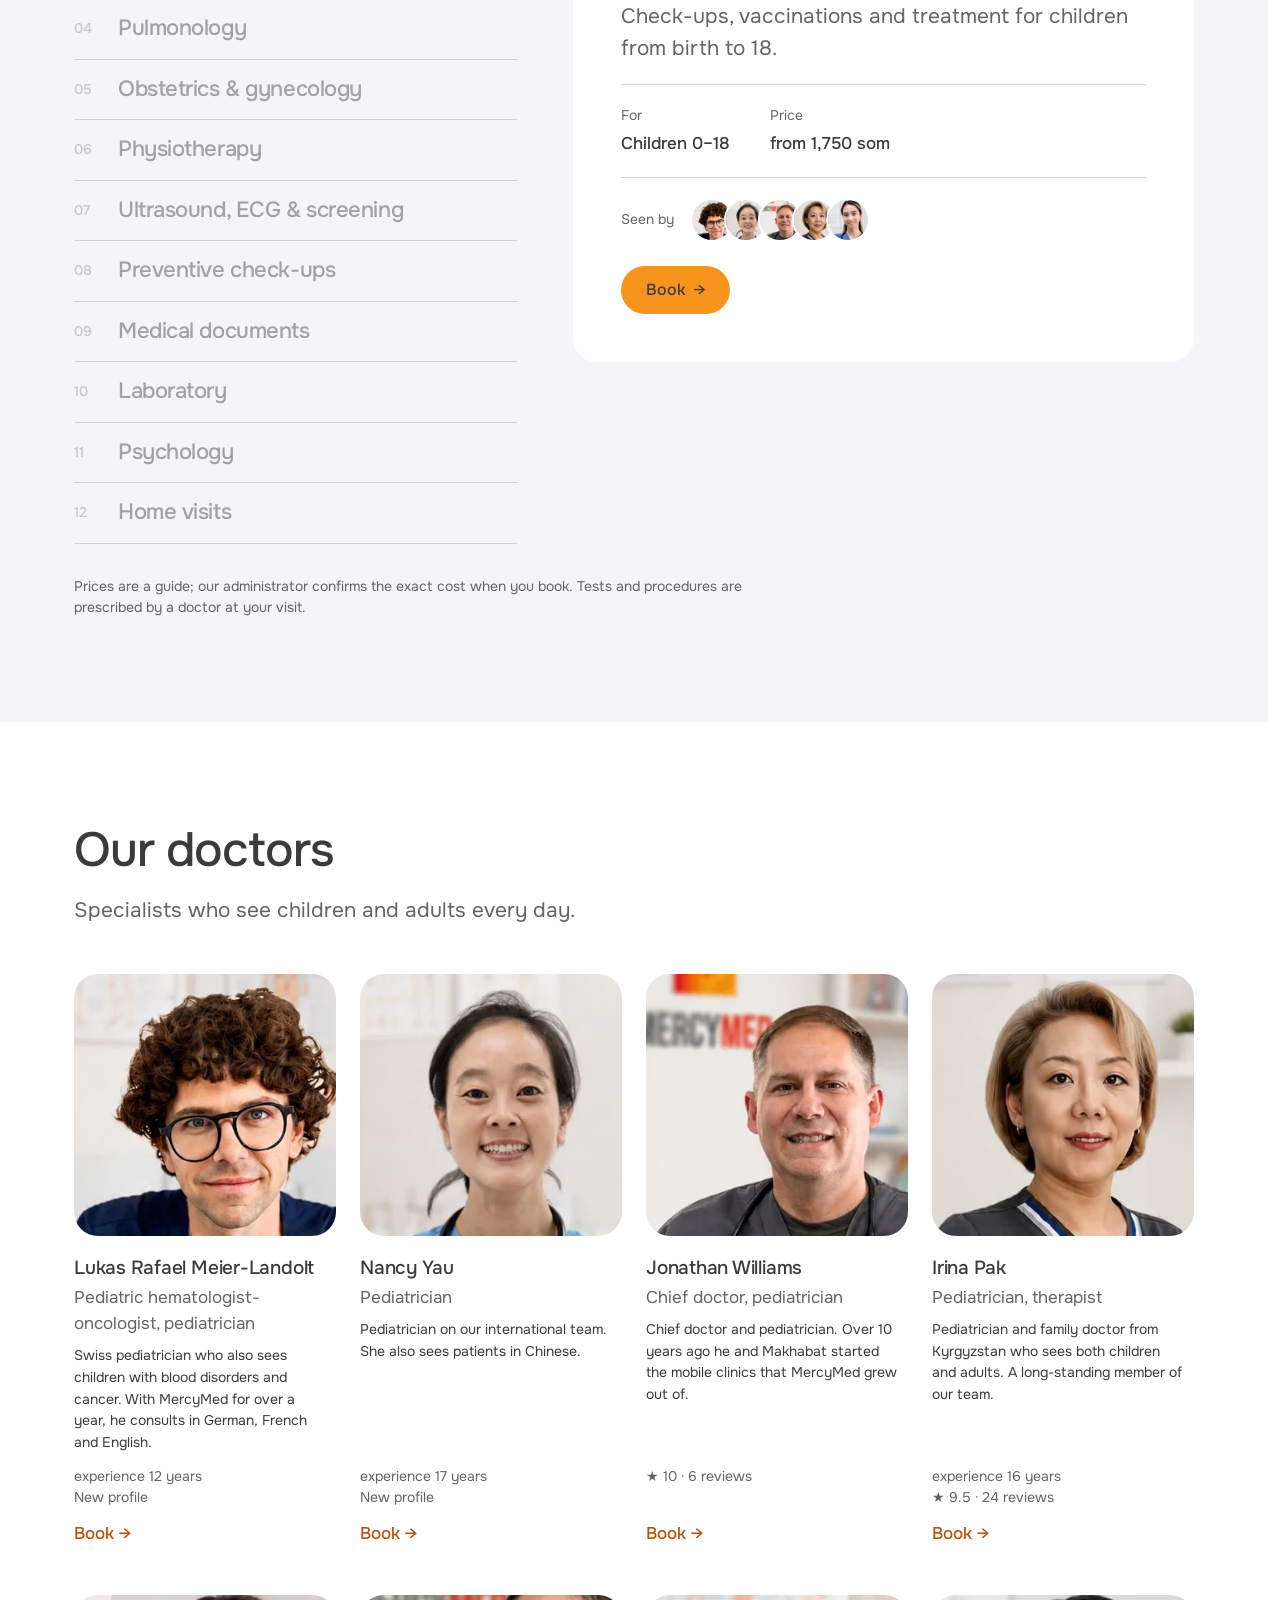
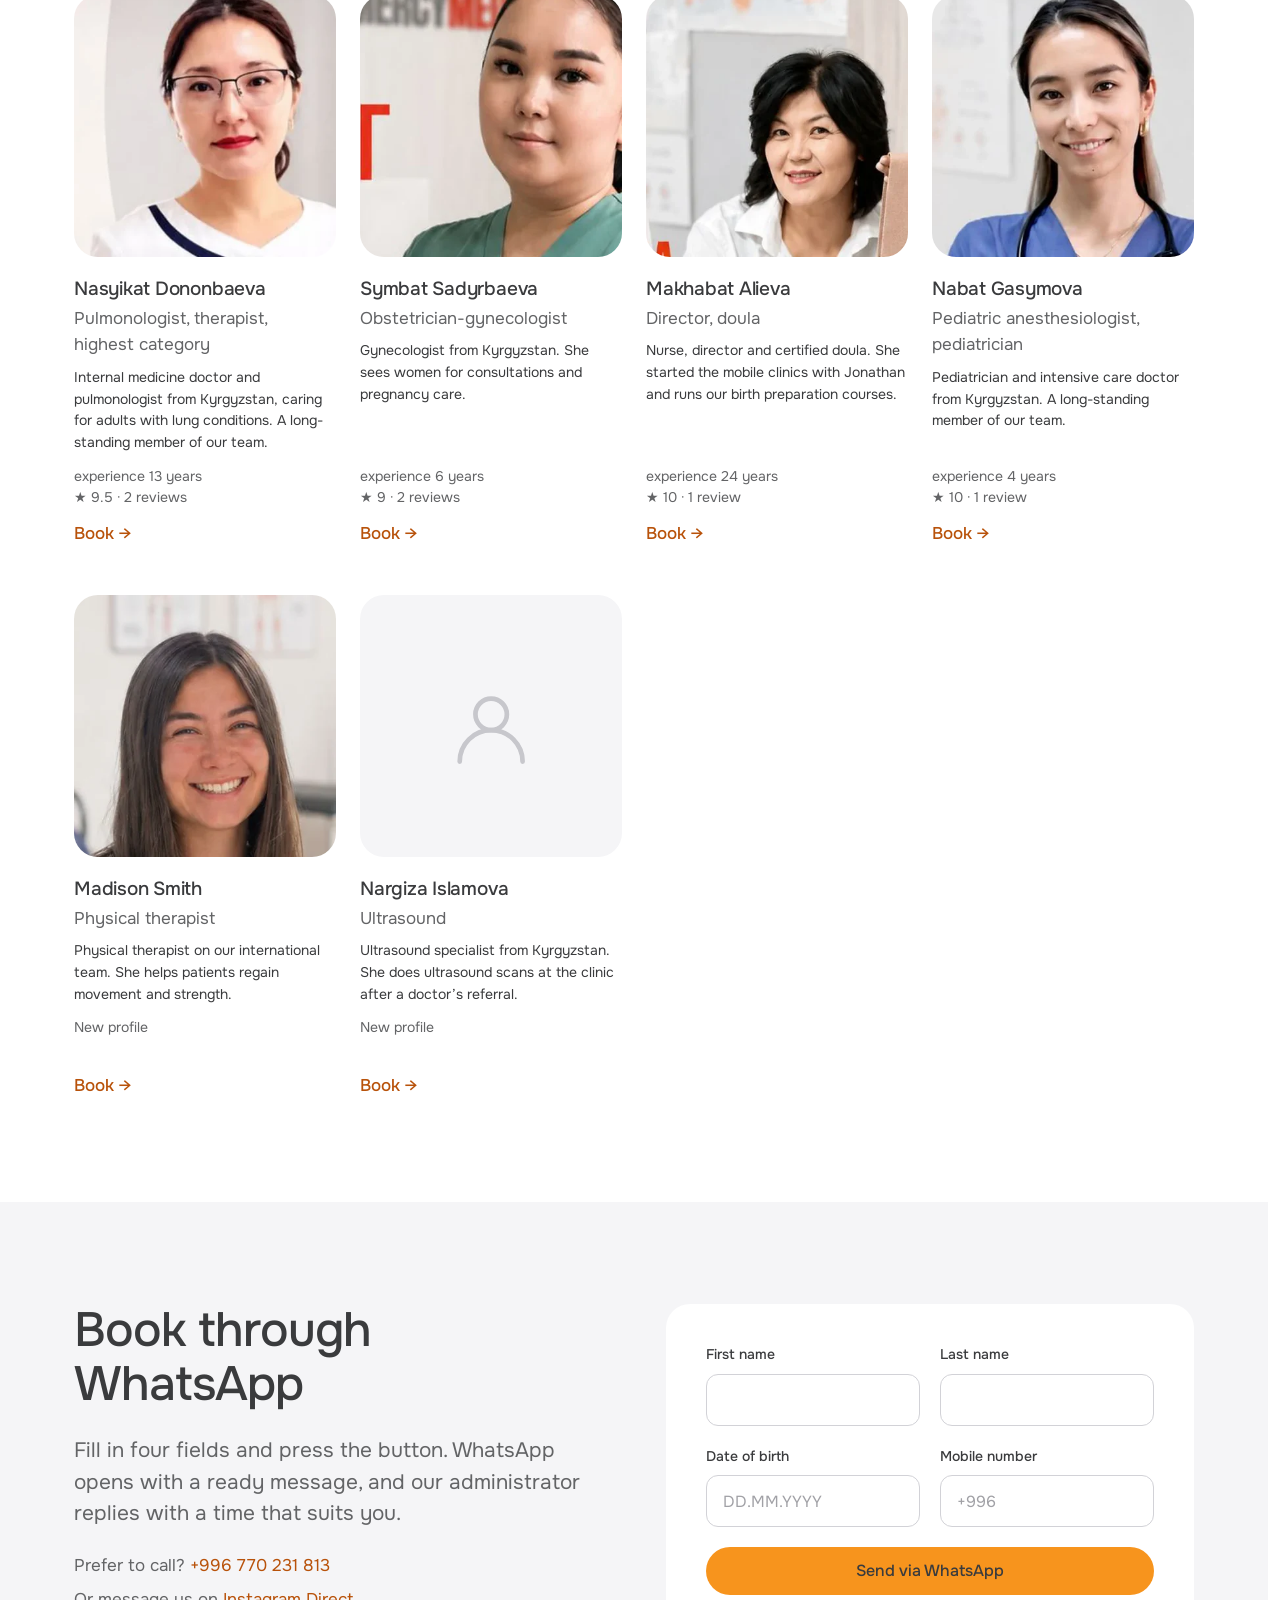
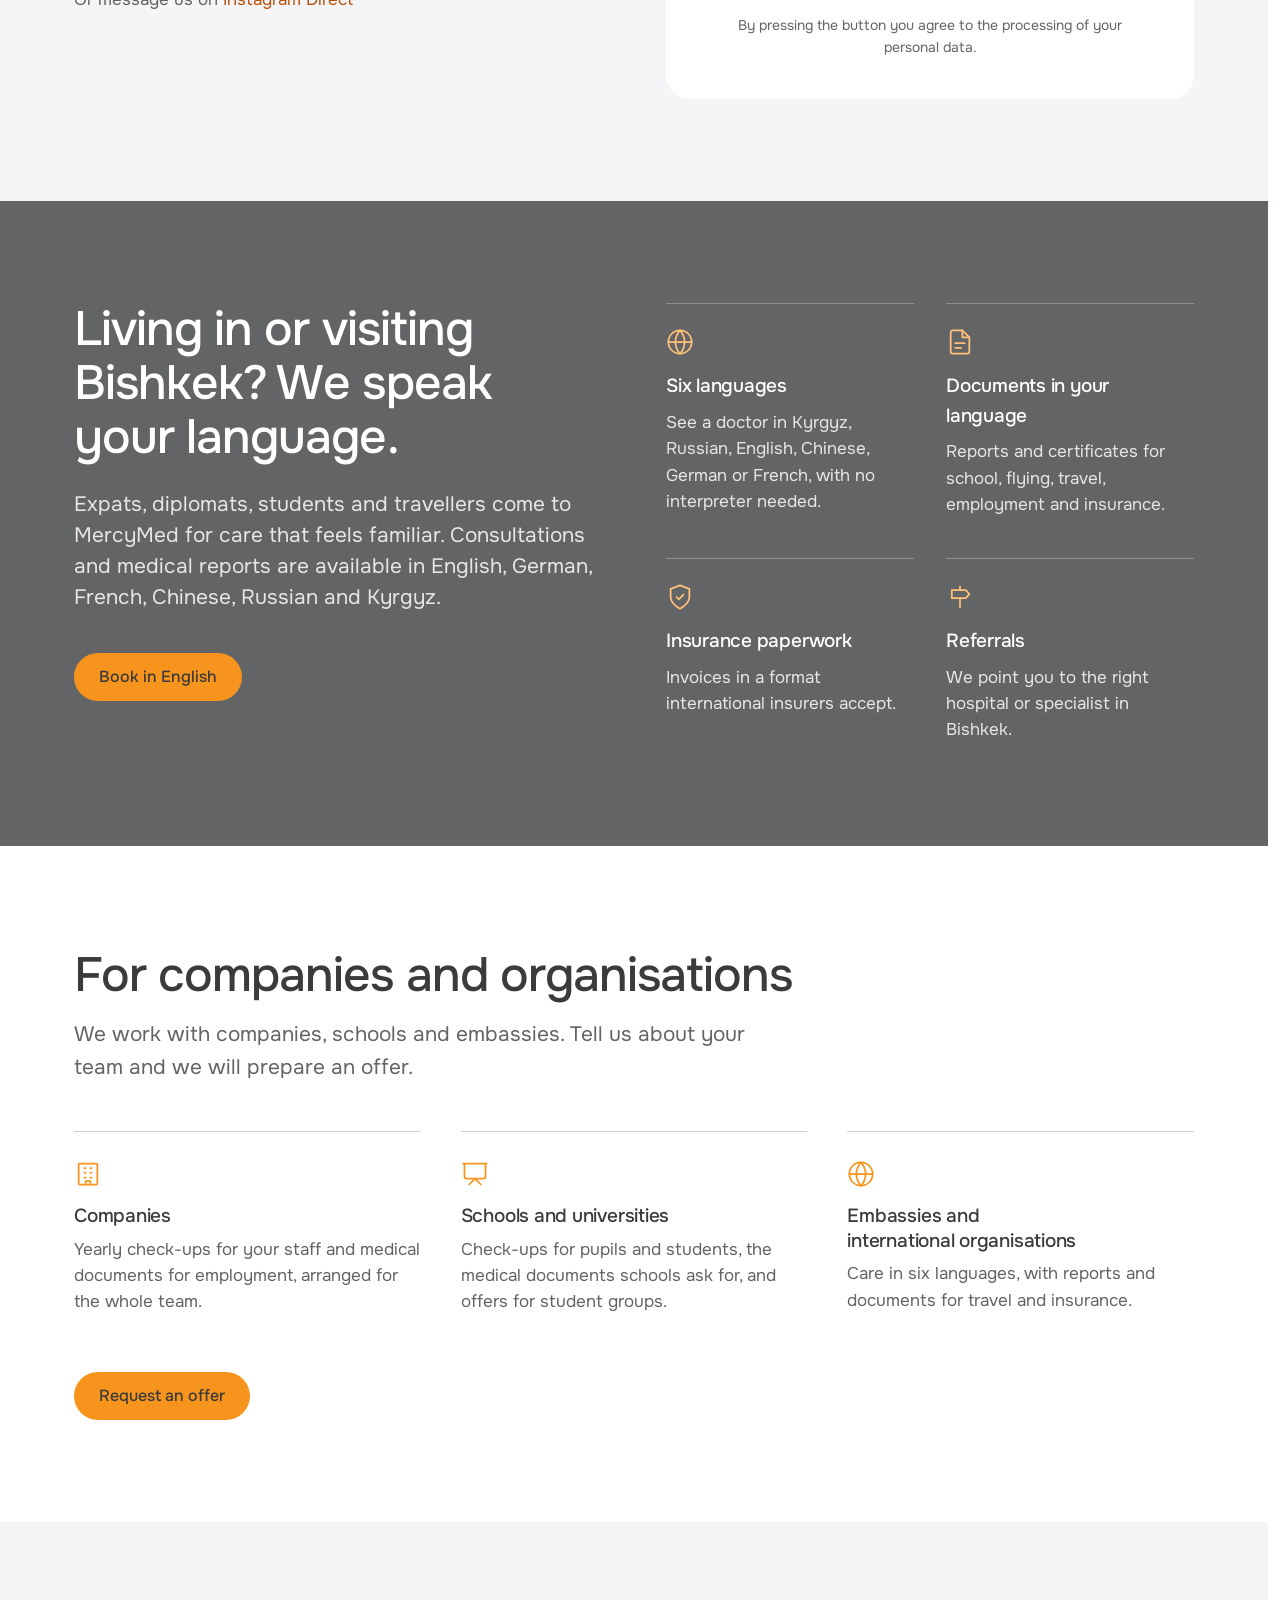
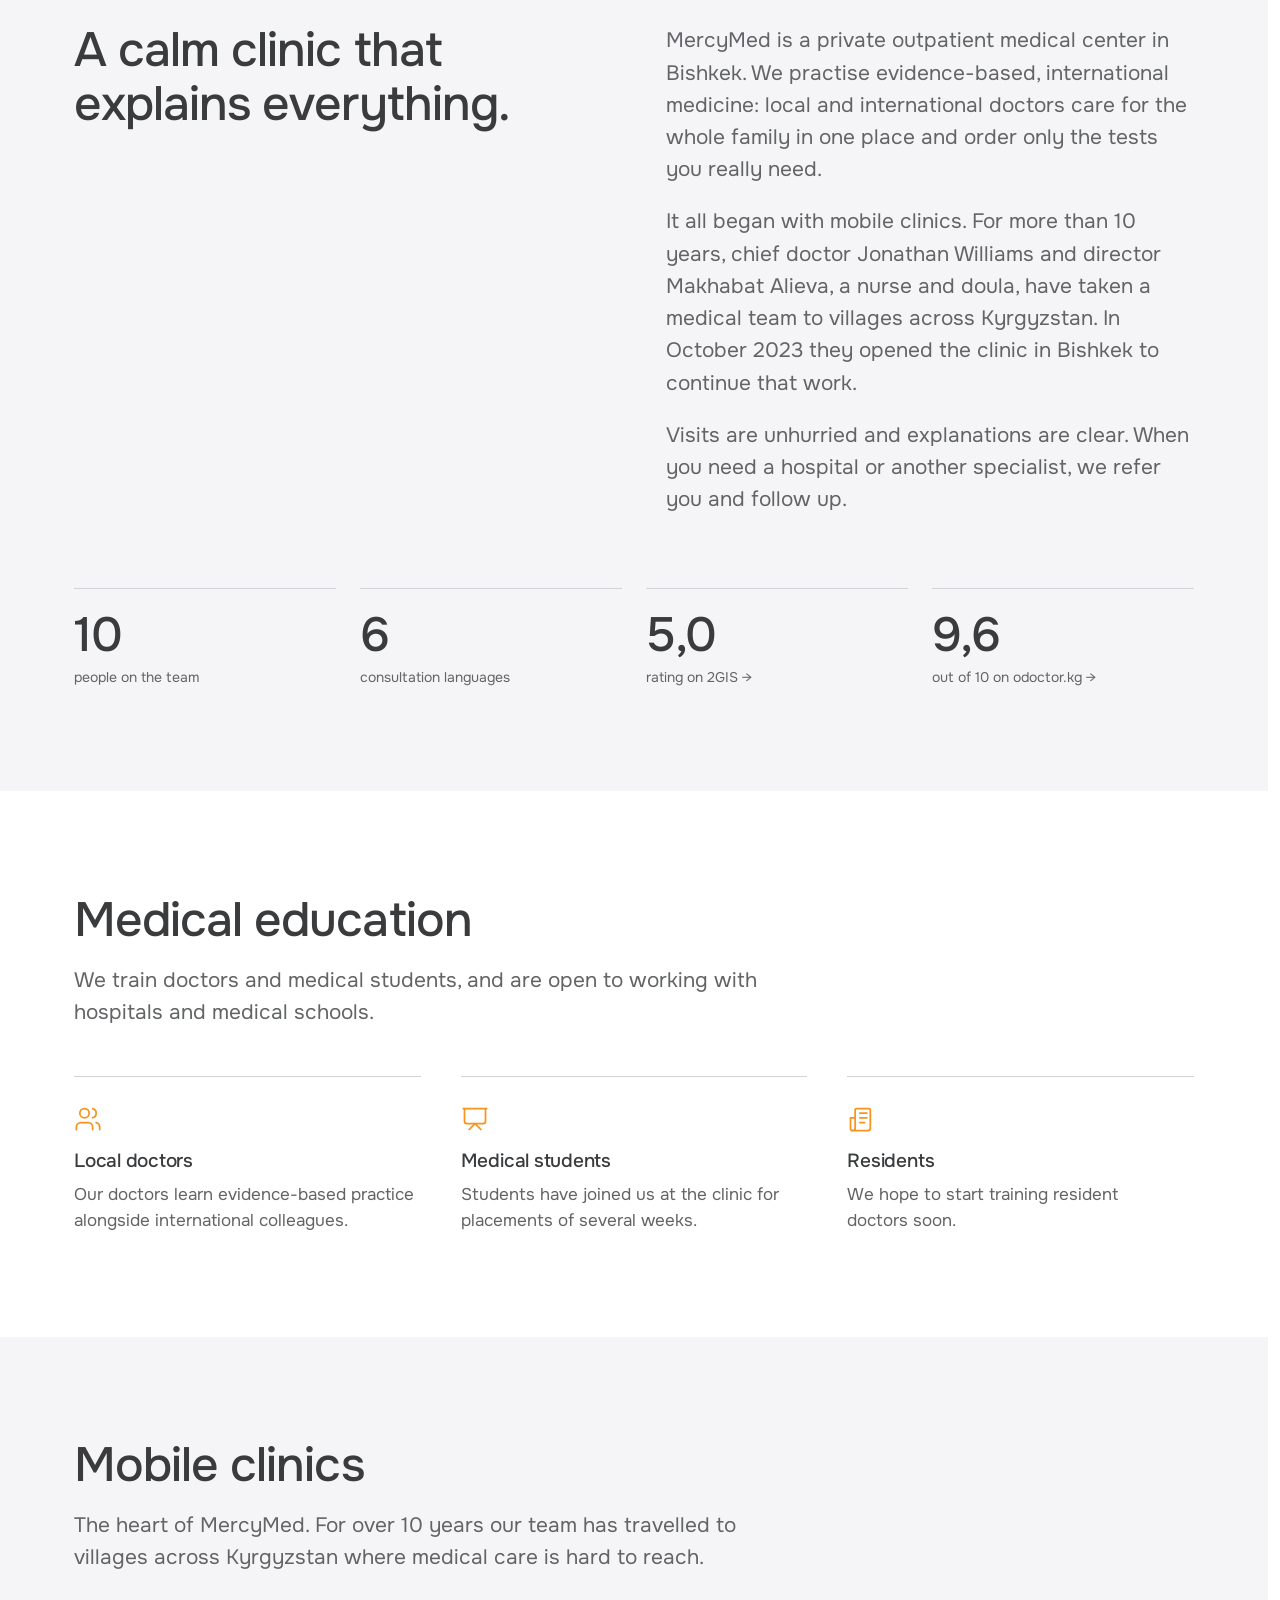
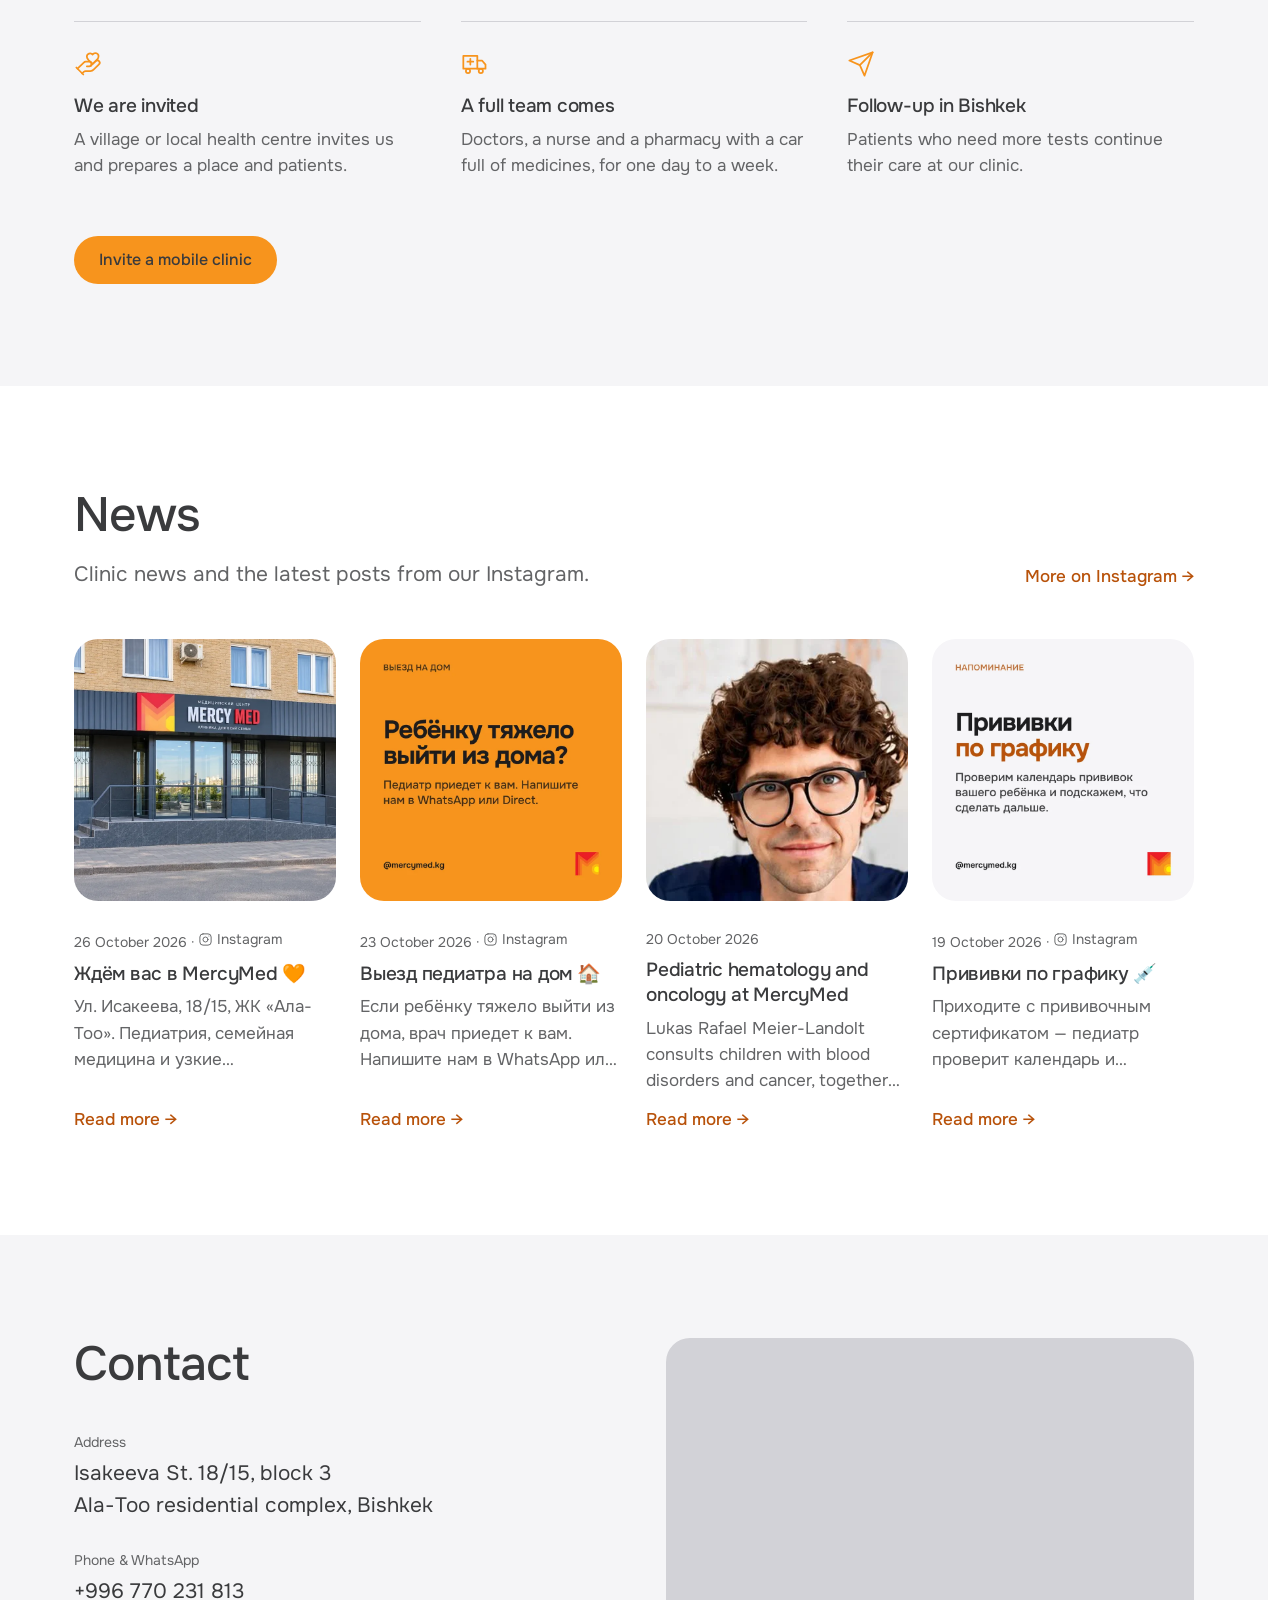
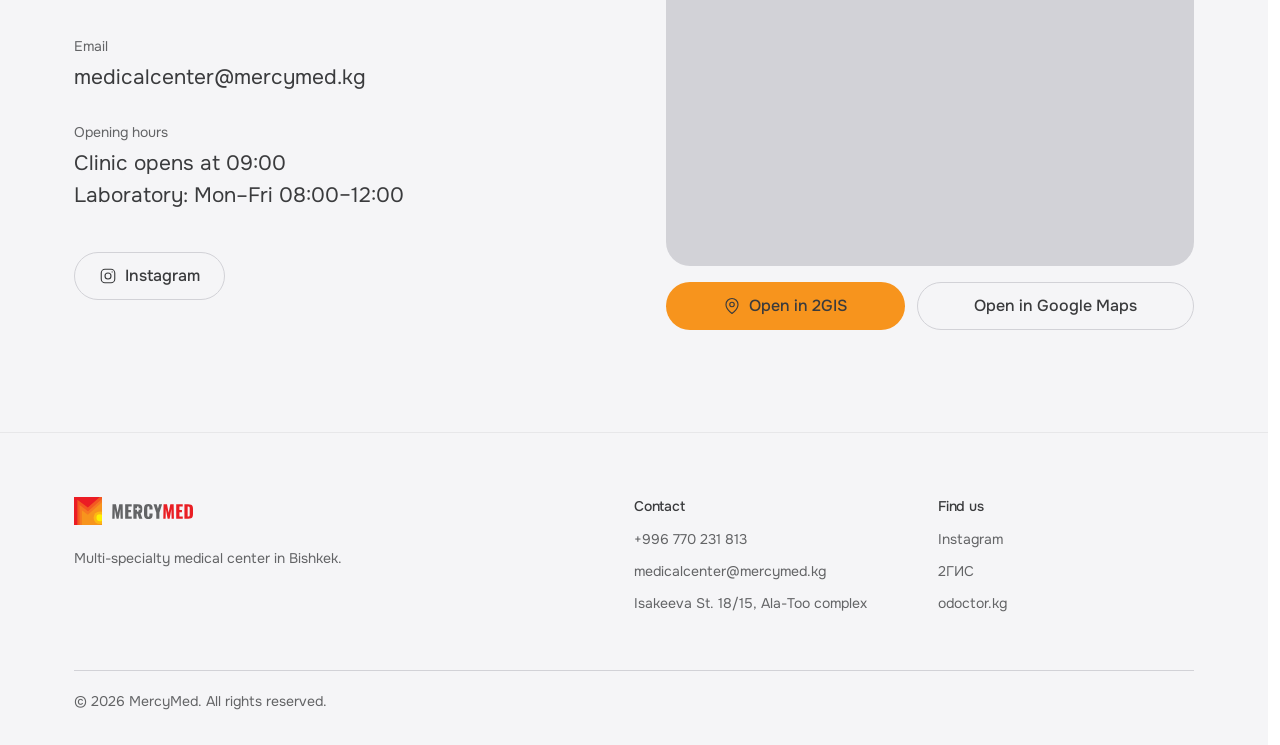
<file: mercymed-temp/index.html>
<!DOCTYPE html>
<html lang="ru">
<head>
  <meta charset="UTF-8">
  <meta name="viewport" content="width=device-width, initial-scale=1.0">
  <title>MercyMed — медицинский центр в Бишкеке | Педиатрия и семейная медицина</title>
  <meta name="description" content="MercyMed — многопрофильный медицинский центр в Бишкеке: педиатры, семейная медицина, детская гематология и онкология, пульмонология, гинекология, физиотерапия, выезд на дом. Запись через WhatsApp.">
  <link rel="canonical" href="https://mercymed.kg/ru/">
  <link rel="alternate" hreflang="ru" href="https://mercymed.kg/ru/">
  <link rel="alternate" hreflang="ky" href="https://mercymed.kg/ky/">
  <link rel="alternate" hreflang="en" href="https://mercymed.kg/en/">
  <link rel="alternate" hreflang="x-default" href="https://mercymed.kg/ru/">
  <meta property="og:type" content="website">
  <meta property="og:site_name" content="MercyMed">
  <meta property="og:title" content="MercyMed — медицинский центр в Бишкеке">
  <meta property="og:description" content="Доказательная и международная медицина для всей семьи. Консультации на шести языках.">
  <meta property="og:url" content="https://mercymed.kg/ru/">
  <meta property="og:image" content="https://mercymed.kg/img/og.jpg">
  <meta property="og:image:width" content="1200">
  <meta property="og:image:height" content="630">
  <meta name="theme-color" content="#FFFFFF">
  <link rel="icon" href="img/logo.svg" type="image/svg+xml">
  <link rel="preconnect" href="https://fonts.googleapis.com">
  <link rel="preconnect" href="https://fonts.gstatic.com" crossorigin>
  <link href="https://fonts.googleapis.com/css2?family=Onest:wght@400;500&display=swap" rel="stylesheet">
  <link rel="preload" as="image" href="img/hero.webp" imagesrcset="img/hero-900.webp 900w, img/hero.webp 1672w" imagesizes="100vw" fetchpriority="high">
  <link rel="stylesheet" href="css/styles.css">
  <script>document.documentElement.classList.add("js")</script>
  <script type="application/ld+json">
  {
    "@context": "https://schema.org",
    "@type": "MedicalClinic",
    "name": "MercyMed",
    "url": "https://mercymed.kg/",
    "logo": "https://mercymed.kg/img/logo.svg",
    "image": "https://mercymed.kg/img/hero.webp",
    "telephone": "+996770231813",
    "email": "medicalcenter@mercymed.kg",
    "address": {
      "@type": "PostalAddress",
      "streetAddress": "ул. Исакеева, 18/15, блок 3, ЖК «Ала-Тоо»",
      "addressLocality": "Бишкек",
      "addressCountry": "KG"
    },
    "geo": { "@type": "GeoCoordinates", "latitude": 42.858525, "longitude": 74.682501 },
    "medicalSpecialty": ["Pediatric", "PrimaryCare", "Oncologic", "Hematologic", "Pulmonary", "Obstetric", "Gynecologic", "PhysicalTherapy"],
    "availableLanguage": ["ky", "ru", "en", "zh", "de", "fr"],
    "sameAs": ["https://www.instagram.com/mercymed.kg/", "https://2gis.kg/bishkek/firm/70000001080819179"]
  }
  </script>
</head>
<body>
  <a class="skip" href="#main" data-i18n="skip">Перейти к содержимому</a>

  <div class="notice" id="promo" hidden>
    <div class="container notice__bar">
      <p><span id="promoText"></span> <a id="promoCta" href="#news"></a></p>
      <button type="button" class="notice__close" id="promoClose" data-i18n-attr="aria-label:promo_close" aria-label="Закрыть">
        <svg viewBox="0 0 24 24" aria-hidden="true"><path d="M6 6l12 12M18 6 6 18"/></svg>
      </button>
    </div>
  </div>

  <header class="header">
    <div class="container header__bar">
      <a href="#top" class="logo" aria-label="MercyMed">
        <img src="img/logo.svg" alt="" width="32" height="32">
        <img class="wordmark" src="img/wordmark.svg" alt="" width="99" height="18">
      </a>
      <nav class="nav" id="nav" aria-label="Main">
        <a href="#services" data-i18n="nav_services">Услуги</a>
        <a href="#team" data-i18n="nav_team">Врачи</a>
        <a href="#international" data-i18n="nav_international">Иностранцам</a>
        <a href="#corporate" data-i18n="nav_corporate">Корпоративным</a>
        <div class="nav__group">
          <button type="button" class="nav__trigger" aria-expanded="false" aria-controls="navClinic"><span data-i18n="nav_clinic">Клиника</span><svg class="nav__chevron" viewBox="0 0 12 12" aria-hidden="true"><path d="m3 4.5 3 3 3-3"/></svg></button>
          <div class="nav__menu" id="navClinic">
            <a href="#about" data-i18n="nav_about">О клинике</a>
            <a href="#education" data-i18n="nav_education">Обучение</a>
            <a href="#charity" data-i18n="nav_charity">Выездные клиники</a>
          </div>
        </div>
        <a href="#news" data-i18n="nav_news">Новости</a>
        <a href="#contact" data-i18n="nav_contact">Контакты</a>
      </nav>
      <div class="header__end">
        <a class="header__ig" href="https://www.instagram.com/mercymed.kg/" target="_blank" rel="noopener" aria-label="Instagram @mercymed.kg"><svg class="icon" aria-hidden="true"><use href="#i-instagram"/></svg></a>
        <div class="lang" id="lang">
          <button type="button" class="lang__toggle" id="langToggle" aria-haspopup="true" aria-expanded="false" aria-controls="langMenu" aria-label="Язык · Тил · Language">
            <span class="flag"><img src="img/flags/ru.svg" alt="" width="21" height="15" id="langFlag"></span>
            <span id="langCode">RU</span>
            <svg class="lang__chevron" viewBox="0 0 12 12" aria-hidden="true"><path d="m3 4.5 3 3 3-3"/></svg>
          </button>
          <ul class="lang__menu" id="langMenu" role="menu">
            <li role="none"><button type="button" role="menuitemradio" data-lang="ru"><span class="flag"><img src="img/flags/ru.svg" alt="" width="21" height="15"></span>Русский</button></li>
            <li role="none"><button type="button" role="menuitemradio" data-lang="ky"><span class="flag"><img src="img/flags/kg.svg" alt="" width="21" height="15"></span>Кыргызча</button></li>
            <li role="none"><button type="button" role="menuitemradio" data-lang="en"><span class="flag"><img src="img/flags/en.svg" alt="" width="21" height="15"></span>English</button></li>
          </ul>
        </div>
        <a href="#booking" class="btn btn--primary btn--sm header__cta" data-i18n="cta_book">Записаться</a>
        <button type="button" class="burger" id="burger" aria-controls="nav" aria-expanded="false" data-i18n-attr="aria-label:menu_open" aria-label="Открыть меню"><span></span></button>
      </div>
    </div>
  </header>

  <main id="main">
    <section class="hero" id="top">
      <div class="hero__stage">
        <img id="heroImg" class="hero__bg" src="img/hero.webp" srcset="img/hero-900.webp 900w, img/hero.webp 1672w" sizes="100vw" width="1672" height="941" alt="Вход в медицинский центр MercyMed на улице Исакеева, Бишкек" data-i18n-attr="alt:hero_alt" fetchpriority="high" decoding="async">
        <div class="hero__shade" aria-hidden="true"></div>
        <div class="container hero__content">
          <h1 class="reveal" data-i18n="hero_title">Врачи, у которых есть время для вашей семьи.</h1>
          <p class="lead reveal" data-i18n="hero_text">Доказательная и международная медицина для всей семьи в одном месте. Консультации на кыргызском, русском, английском, китайском, немецком и французском.</p>
          <div class="actions reveal">
            <a href="#booking" class="btn btn--primary" data-i18n="cta_book">Записаться</a>
            <a href="#" class="btn btn--light js-wa" data-i18n="cta_whatsapp">Написать в WhatsApp</a>
          </div>
          <a class="ig-badge" id="igBadge" href="#news" hidden></a>
        </div>
      </div>
      <div class="container">
        <dl class="info">
          <div class="reveal"><dt><svg class="icon" aria-hidden="true"><use href="#i-pin"/></svg><span data-i18n="info_address">Адрес</span></dt><dd><a href="https://2gis.kg/bishkek/firm/70000001080819179" target="_blank" rel="noopener" data-i18n="info_address_v">ул. Исакеева, 18/15, ЖК «Ала-Тоо»</a></dd></div>
          <div class="reveal"><dt><svg class="icon" aria-hidden="true"><use href="#i-clock"/></svg><span data-i18n="info_hours">Часы работы</span></dt><dd data-i18n="info_hours_v">Открываемся в 09:00</dd></div>
          <div class="reveal"><dt><svg class="icon" aria-hidden="true"><use href="#i-phone"/></svg><span data-i18n="info_phone">Телефон и WhatsApp</span></dt><dd><a href="tel:+996770231813" class="js-phone">+996 770 231 813</a></dd></div>
          <div class="reveal"><dt><svg class="icon" aria-hidden="true"><use href="#i-wallet"/></svg><span data-i18n="info_price">Приём врача</span></dt><dd data-i18n="info_price_v">от 1 750 сом</dd></div>
        </dl>
      </div>
    </section>

    <section class="section section--gray" id="services">
      <div class="container">
        <header class="section__head reveal">
          <h2 data-i18n="services_title">Медицинские услуги</h2>
          <p data-i18n="services_sub"></p>
        </header>
        <div class="svc reveal">
          <ul class="svc__list" id="svcList"></ul>
          <article class="svc__panel" id="svcPanel" aria-live="polite"></article>
        </div>
        <p class="svc__note reveal" data-i18n="svc_note"></p>
      </div>
    </section>

    <section class="section" id="team">
      <div class="container">
        <header class="section__head reveal">
          <h2 data-i18n="team_title">Наши врачи</h2>
          <p data-i18n="team_sub"></p>
        </header>
        <ul class="team rail" id="teamList"></ul>
        <div class="rail-dots" data-rail="teamList"></div>
      </div>
    </section>

    <section class="section section--gray" id="booking">
      <div class="container split">
        <div class="reveal">
          <h2 data-i18n="booking_title">Запись через WhatsApp</h2>
          <p class="lead" data-i18n="booking_text"></p>
          <p class="muted"><span data-i18n="booking_call">Удобнее позвонить?</span> <a href="tel:+996770231813" class="js-phone">+996 770 231 813</a></p>
          <p class="muted"><span data-i18n="booking_dm">Или напишите нам в</span> <a href="https://ig.me/m/mercymed.kg" target="_blank" rel="noopener">Instagram Direct</a></p>
        </div>
        <form class="form reveal" id="bookingForm" novalidate>
          <div class="form__row">
            <label class="field"><span data-i18n="f_first">Имя</span><input name="firstName" autocomplete="given-name" aria-describedby="err-firstName" required><span class="field__error" id="err-firstName"></span></label>
            <label class="field"><span data-i18n="f_last">Фамилия</span><input name="lastName" autocomplete="family-name" aria-describedby="err-lastName" required><span class="field__error" id="err-lastName"></span></label>
          </div>
          <div class="form__row">
            <label class="field"><span data-i18n="f_dob">Дата рождения</span><input type="text" name="dob" inputmode="numeric" autocomplete="bday" maxlength="10" placeholder="ДД.ММ.ГГГГ" data-i18n-attr="placeholder:f_dob_ph" aria-describedby="err-dob" required><span class="field__error" id="err-dob"></span></label>
            <label class="field"><span data-i18n="f_phone">Номер телефона</span><input type="tel" name="phone" autocomplete="tel" inputmode="tel" placeholder="+996" aria-describedby="err-phone" required><span class="field__error" id="err-phone"></span></label>
          </div>
          <p class="form__error" id="formError" role="alert"></p>
          <button type="submit" class="btn btn--primary btn--block" data-i18n="f_submit">Отправить в WhatsApp</button>
          <p class="form__note" data-i18n="f_note"></p>
        </form>
      </div>
    </section>

    <section class="section section--dark" id="international">
      <div class="container split">
        <div class="reveal">
          <h2 data-i18n="intl_title"></h2>
          <p class="lead" data-i18n="intl_text"></p>
          <div class="actions">
            <a href="#booking" class="btn btn--primary" data-i18n="intl_cta">Записаться на английском</a>
          </div>
        </div>
        <dl class="pairs">
          <div class="reveal"><dt><svg class="icon" aria-hidden="true"><use href="#i-globe"/></svg><span data-i18n="intl_1_t"></span></dt><dd data-i18n="intl_1_d"></dd></div>
          <div class="reveal"><dt><svg class="icon" aria-hidden="true"><use href="#i-file"/></svg><span data-i18n="intl_2_t"></span></dt><dd data-i18n="intl_2_d"></dd></div>
          <div class="reveal"><dt><svg class="icon" aria-hidden="true"><use href="#i-shield"/></svg><span data-i18n="intl_3_t"></span></dt><dd data-i18n="intl_3_d"></dd></div>
          <div class="reveal"><dt><svg class="icon" aria-hidden="true"><use href="#i-signpost"/></svg><span data-i18n="intl_4_t"></span></dt><dd data-i18n="intl_4_d"></dd></div>
        </dl>
      </div>
    </section>

    <section class="section" id="corporate">
      <div class="container">
        <header class="section__head reveal">
          <h2 data-i18n="corp_title">Компаниям и организациям</h2>
          <p data-i18n="corp_sub"></p>
        </header>
        <div class="columns" id="plansList"></div>
        <div class="actions reveal">
          <a href="#" class="btn btn--primary js-wa" data-i18n="corp_cta">Запросить предложение</a>
        </div>
      </div>
    </section>

    <section class="section section--gray" id="about">
      <div class="container split">
        <h2 class="reveal" data-i18n="about_title">Спокойная клиника, где всё объясняют.</h2>
        <div class="prose reveal">
          <p data-i18n="about_p1"></p>
          <p data-i18n="about_p2"></p>
          <p data-i18n="about_p3"></p>
        </div>
      </div>
      <div class="container">
        <dl class="facts">
          <div class="reveal"><dt>10</dt><dd data-i18n="fact_doctors">человек в команде</dd></div>
          <div class="reveal"><dt>6</dt><dd data-i18n="fact_langs">языков консультаций</dd></div>
          <div class="reveal"><dt>5,0</dt><dd><a href="https://2gis.kg/bishkek/firm/70000001080819179/tab/reviews" target="_blank" rel="noopener"><span data-i18n="stat_2gis">оценка в 2ГИС</span> <span class="arrow" aria-hidden="true">→</span></a></dd></div>
          <div class="reveal"><dt>9,6</dt><dd><a href="https://odoctor.kg/clinics/bishkek/mercymed#reviews" target="_blank" rel="noopener"><span data-i18n="stat_odoctor">из 10 на odoctor.kg</span> <span class="arrow" aria-hidden="true">→</span></a></dd></div>
        </dl>
      </div>
    </section>

    <section class="section" id="education">
      <div class="container">
        <header class="section__head reveal">
          <h2 data-i18n="edu_title">Медицинское образование</h2>
          <p data-i18n="edu_sub"></p>
        </header>
        <div class="columns">
          <article class="column reveal"><svg class="icon" aria-hidden="true"><use href="#i-users"/></svg><h3 data-i18n="edu_1_t"></h3><p data-i18n="edu_1_d"></p></article>
          <article class="column reveal"><svg class="icon" aria-hidden="true"><use href="#i-board"/></svg><h3 data-i18n="edu_2_t"></h3><p data-i18n="edu_2_d"></p></article>
          <article class="column reveal"><svg class="icon" aria-hidden="true"><use href="#i-news"/></svg><h3 data-i18n="edu_3_t"></h3><p data-i18n="edu_3_d"></p></article>
        </div>
      </div>
    </section>

    <section class="section section--gray" id="charity">
      <div class="container">
        <header class="section__head reveal">
          <h2 data-i18n="charity_title">Выездные клиники</h2>
          <p data-i18n="charity_text"></p>
        </header>
        <div class="columns">
          <article class="column reveal"><svg class="icon" aria-hidden="true"><use href="#i-handheart"/></svg><h3 data-i18n="charity_1_t"></h3><p data-i18n="charity_1_d"></p></article>
          <article class="column reveal"><svg class="icon" aria-hidden="true"><use href="#i-van"/></svg><h3 data-i18n="charity_2_t"></h3><p data-i18n="charity_2_d"></p></article>
          <article class="column reveal"><svg class="icon" aria-hidden="true"><use href="#i-send"/></svg><h3 data-i18n="charity_3_t"></h3><p data-i18n="charity_3_d"></p></article>
        </div>
        <div class="actions reveal">
          <a href="#" class="btn btn--primary js-wa" data-i18n="charity_cta">Пригласить выездную клинику</a>
        </div>
      </div>
    </section>

    <section class="section" id="news">
      <div class="container">
        <header class="section__head section__head--row reveal">
          <div>
            <h2 data-i18n="news_title">Новости</h2>
            <p data-i18n="news_sub"></p>
          </div>
          <a class="text-link" href="https://www.instagram.com/mercymed.kg/" target="_blank" rel="noopener"><span data-i18n="news_insta">Больше в Instagram</span> <span class="arrow" aria-hidden="true">→</span></a>
        </header>
        <div class="news rail" id="newsList"></div>
        <div class="rail-dots" data-rail="newsList"></div>
      </div>
    </section>

    <section class="section section--gray" id="contact">
      <div class="container split">
        <div class="reveal">
          <h2 data-i18n="contact_title">Контакты</h2>
          <dl class="contact">
            <div><dt data-i18n="c_address">Адрес</dt><dd data-i18n="c_address_v"></dd></div>
            <div><dt data-i18n="c_phone">Телефон и WhatsApp</dt><dd><a href="tel:+996770231813" class="js-phone">+996 770 231 813</a></dd></div>
            <div><dt data-i18n="c_email">Эл. почта</dt><dd><a href="mailto:medicalcenter@mercymed.kg" class="js-email">medicalcenter@mercymed.kg</a></dd></div>
            <div><dt data-i18n="c_hours">Часы работы</dt><dd data-i18n="c_hours_v"></dd></div>
          </dl>
          <div class="actions">
            <a href="https://www.instagram.com/mercymed.kg/" class="btn btn--secondary" target="_blank" rel="noopener"><svg class="icon icon--btn" aria-hidden="true"><use href="#i-instagram"/></svg>Instagram</a>
          </div>
        </div>
        <div class="reveal">
          <div class="map">
            <iframe data-i18n-attr="title:map_title" title="MercyMed" loading="lazy" referrerpolicy="no-referrer-when-downgrade" src="https://www.google.com/maps?q=42.858525,74.682501&amp;z=16&amp;output=embed"></iframe>
          </div>
          <div class="map__links">
            <a href="https://2gis.kg/bishkek/firm/70000001080819179" class="btn btn--primary" target="_blank" rel="noopener"><svg class="icon icon--btn" aria-hidden="true"><use href="#i-pin"/></svg><span data-i18n="c_2gis">Открыть в 2ГИС</span></a>
            <a href="https://www.google.com/maps/search/?api=1&amp;query=42.858525,74.682501" class="btn btn--secondary" target="_blank" rel="noopener" data-i18n="c_gmaps">Открыть в Google Картах</a>
          </div>
        </div>
      </div>
    </section>
  </main>

  <footer class="footer">
    <div class="container">
      <div class="footer__grid">
        <div class="footer__brand">
          <a href="#top" class="logo" aria-label="MercyMed"><img src="img/logo.svg" alt="" width="28" height="28"><img class="wordmark" src="img/wordmark.svg" alt="" width="81" height="15"></a>
          <p data-i18n="footer_text"></p>
        </div>
        <div class="footer__col">
          <h3 data-i18n="footer_contacts">Контакты</h3>
          <a href="tel:+996770231813" class="js-phone">+996 770 231 813</a>
          <a href="mailto:medicalcenter@mercymed.kg" class="js-email">medicalcenter@mercymed.kg</a>
          <span data-i18n="info_address_v"></span>
        </div>
        <div class="footer__col">
          <h3 data-i18n="footer_social">Мы в сети</h3>
          <a href="https://www.instagram.com/mercymed.kg/" target="_blank" rel="noopener">Instagram</a>
          <a href="https://2gis.kg/bishkek/firm/70000001080819179" target="_blank" rel="noopener">2ГИС</a>
          <a href="https://odoctor.kg/clinics/bishkek/mercymed" target="_blank" rel="noopener">odoctor.kg</a>
        </div>
      </div>
      <div class="footer__bottom">
        <p>© <span id="year"></span> MercyMed. <span data-i18n="footer_rights"></span></p>
      </div>
    </div>
  </footer>

  <dialog class="promo promo--stack" id="newsModal" aria-labelledby="newsModalTitle">
    <button type="button" class="promo__close" data-close data-i18n-attr="aria-label:promo_close" aria-label="Закрыть">
      <svg viewBox="0 0 24 24" aria-hidden="true"><path d="M6 6l12 12M18 6 6 18"/></svg>
    </button>
    <div class="promo__media" id="newsModalMedia"></div>
    <div class="promo__body">
      <time id="newsModalDate"></time>
      <h2 id="newsModalTitle" tabindex="-1" autofocus></h2>
      <p id="newsModalText"></p>
      <a class="btn btn--secondary" id="newsModalLink" target="_blank" rel="noopener" hidden><svg class="icon icon--btn" aria-hidden="true"><use href="#i-instagram"/></svg><span data-i18n="ig_open">Открыть в Instagram</span></a>
    </div>
  </dialog>

  <script src="js/icons.js"></script>
  <script src="js/i18n.js"></script>
  <script src="js/data.js"></script>
  <script src="js/instagram.js"></script>
  <script src="js/main.js"></script>
</body>
</html>
</file>
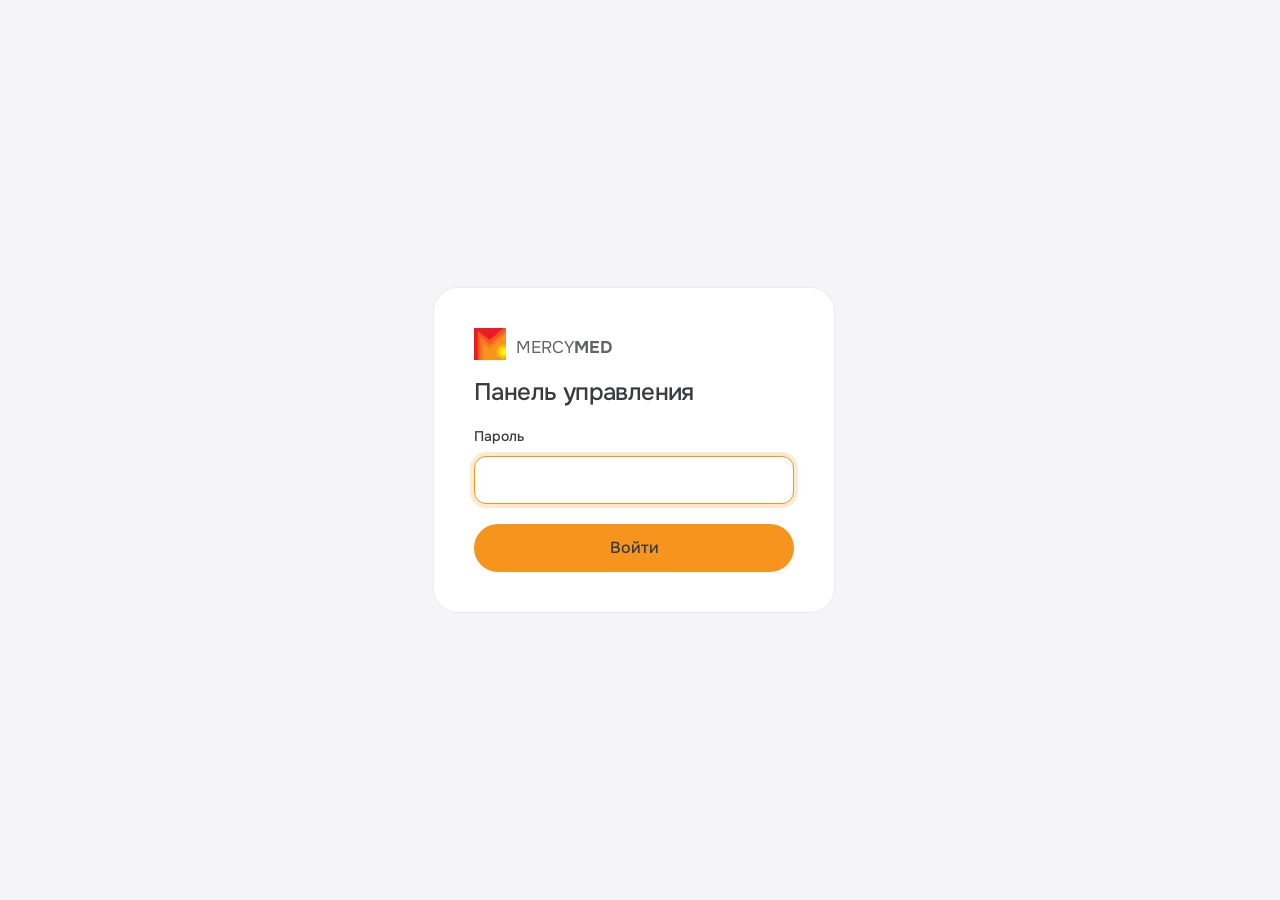
<file: mercymed/admin/index.html>
<!DOCTYPE html>
<html lang="ru">
<head>
  <meta charset="UTF-8">
  <meta name="viewport" content="width=device-width, initial-scale=1.0">
  <meta name="robots" content="noindex, nofollow">
  <title>MercyMed — Панель управления</title>
  <link rel="icon" href="../img/logo.svg" type="image/svg+xml">
  <link rel="preconnect" href="https://fonts.googleapis.com">
  <link rel="preconnect" href="https://fonts.gstatic.com" crossorigin>
  <link href="https://fonts.googleapis.com/css2?family=Onest:wght@400;500;600;700&display=swap" rel="stylesheet">
  <link href="https://fonts.googleapis.com/css2?family=Oswald:wght@700&text=MERCYD&display=swap" rel="stylesheet">
  <link rel="stylesheet" href="../css/styles.css">
  <link rel="stylesheet" href="admin.css">
</head>
<body class="admin">
  <section class="login" id="login">
    <form class="login__card" id="loginForm">
      <span class="logo"><img src="../img/logo.svg" alt="" width="32" height="32"><span class="wordmark">MERCY<b>MED</b></span></span>
      <h1>Панель управления</h1>
      <label class="field"><span>Пароль</span><input type="password" name="password" autocomplete="current-password" required></label>
      <p class="form__error" id="loginError" role="alert"></p>
      <button type="submit" class="btn btn--primary btn--block">Войти</button>
    </form>
  </section>

  <div class="app" id="app" hidden>
    <header class="bar">
      <span class="logo"><img src="../img/logo.svg" alt="" width="28" height="28"><span class="wordmark">MERCY<b>MED</b></span></span>
      <div class="bar__actions">
        <a class="btn btn--secondary btn--sm" href="../index.html" target="_blank" rel="noopener">Открыть сайт ↗</a>
        <button type="button" class="btn btn--secondary btn--sm" id="logout">Выйти</button>
      </div>
    </header>

    <div class="layout">
      <nav class="sidenav" id="sidenav" aria-label="Разделы">
        <button type="button" data-view="hero">Главное фото</button>
        <button type="button" data-view="news">Новости</button>
        <button type="button" data-view="promo">Промо-окно</button>
        <button type="button" data-view="doctors">Врачи</button>
        <button type="button" data-view="contacts">Контакты</button>
        <button type="button" data-view="data">Данные</button>
      </nav>
      <main class="view" id="view" tabindex="-1"></main>
    </div>
  </div>

  <div class="toast" id="toast" role="status" aria-live="polite"></div>

  <script src="../js/icons.js"></script>
  <script src="../js/data.js"></script>
  <script src="../js/store.js"></script>
  <script src="admin.js"></script>
</body>
</html>
</file>
<file: hw5/style.css>
* {
    margin: 0;
    box-sizing: border-box;
}

body {
    background: url("https://cdn.imgchest.com/files/w7w6cvr8eye.png");
    opacity: .5;
    background-repeat: no-repeat;
}

.container {
    max-width: 1400px;
    display: flex;
    flex-wrap: wrap;
    gap: 18px;
}

.container > * {
    background-color: lightblue;
    font-size: 10rem;
    color: blue;
    border: 2px dashed blue;
    height: 200px;
    flex-grow: 1;
}

.box1 {
    flex-basis: 100%;
}

.box2 {
    flex-basis: 235px;
}

.box3 {
    flex-basis: 565px;
}

.box4 {
    flex-basis: 564px;
}

.box5 {
    flex-basis: 1110px;
}

.box6 {
    flex-basis: 269px;
}
</file>
<file: hw7/css/styles.css>
:root {
  --font: "Onest", -apple-system, BlinkMacSystemFont, "Segoe UI", Roboto, sans-serif;

  --t-hero: clamp(2.5rem, 1.5rem + 3.8vw, 4.5rem);
  --t-h2: clamp(2rem, 1.5rem + 2vw, 3rem);
  --t-h3: 1.1875rem;
  --t-lead: clamp(1.125rem, 1.02rem + .35vw, 1.3125rem);
  --t-body: 1.0625rem;
  --t-small: .875rem;

  --white: #FFFFFF;
  --gray: #F5F5F7;
  /* greys come from the logo: #636466 is its K=75 grey, --text is a deeper tone of it */
  --text: #3A3B3D;
  --text-2: #636466;
  --line: #D2D2D7;
  --accent: #F7941D;
  --accent-hover: #EE8710;
  --link: #B8520A;
  --error: #D70015;
  --dark: #636466;
  --dark-text-2: #E6E6E8;
  --dark-line: rgba(255, 255, 255, .28);
  --tint: #FEF1DF;

  --r-sm: 12px;
  --r-lg: 24px;

  --container: 1120px;
  --gutter: 24px;
  --header-h: 60px;
  --section: clamp(64px, 8vw, 112px);

  --ease: cubic-bezier(.16, 1, .3, 1);
}

*, *::before, *::after { box-sizing: border-box; }
html { scrollbar-gutter: stable; scroll-behavior: smooth; scroll-padding-top: var(--header-h); -webkit-text-size-adjust: 100%; }

/* scrollbars: thin, rounded, brand-colored while dragging */
::-webkit-scrollbar { width: 12px; height: 12px; }
::-webkit-scrollbar-track { background: transparent; }
::-webkit-scrollbar-thumb { min-height: 48px; border: 3px solid transparent; border-radius: 999px; background: #C7C7CC padding-box; }
::-webkit-scrollbar-thumb:hover { background-color: #A1A1A6; }
::-webkit-scrollbar-thumb:active { background-color: var(--accent); }
::-webkit-scrollbar-corner { background: transparent; }
@supports not selector(::-webkit-scrollbar) {
  * { scrollbar-width: thin; scrollbar-color: #C7C7CC transparent; }
}
body {
  margin: 0;
  font-family: var(--font);
  font-size: var(--t-body);
  line-height: 1.55;
  color: var(--text);
  background: var(--white);
  -webkit-font-smoothing: antialiased;
  text-rendering: optimizeLegibility;
}
img, svg { display: block; max-width: 100%; }
h1, h2, h3 { margin: 0; font-weight: 500; color: inherit; text-wrap: balance; }
h1 { font-size: var(--t-hero); line-height: 1.06; letter-spacing: -.025em; }
h2 { font-size: var(--t-h2); line-height: 1.12; letter-spacing: -.02em; }
h3 { font-size: var(--t-h3); line-height: 1.3; letter-spacing: -.012em; }
p { margin: 0; text-wrap: pretty; }
a { color: var(--link); text-decoration: none; }
a:hover { text-decoration: underline; text-underline-offset: 3px; }
:focus-visible { outline: 2px solid var(--accent); outline-offset: 3px; border-radius: 4px; }

.container { width: 100%; max-width: calc(var(--container) + var(--gutter) * 2); margin: 0 auto; padding: 0 var(--gutter); }
.skip { position: absolute; left: -9999px; }
.visually-hidden { position: absolute; width: 1px; height: 1px; overflow: hidden; clip-path: inset(50%); white-space: nowrap; }
[hidden] { display: none !important; }
.skip:focus { left: var(--gutter); top: 12px; z-index: 100; background: var(--white); padding: 8px 16px; border-radius: var(--r-sm); }

.lead { font-size: var(--t-lead); line-height: 1.5; color: var(--text-2); }
.muted { color: var(--text-2); }
.actions { display: flex; flex-wrap: wrap; gap: 12px; margin-top: 40px; }

/* buttons */
.btn {
  display: inline-flex;
  align-items: center;
  justify-content: center;
  gap: 8px;
  height: 48px;
  padding: 0 24px;
  border: 1px solid transparent;
  border-radius: 999px;
  font: 500 1rem/1 var(--font);
  white-space: nowrap;
  cursor: pointer;
  text-decoration: none;
  transition: background-color .3s var(--ease), border-color .3s var(--ease), transform .3s var(--ease);
}
.btn:hover { text-decoration: none; }
.btn:active { transform: scale(.97); }
.btn--primary { background: var(--accent); color: var(--text); }
.btn--primary:hover { background: var(--accent-hover); }
.btn--secondary { background: transparent; color: var(--text); border-color: var(--line); }
.btn--secondary:hover { border-color: var(--text); }
.btn--sm { height: 36px; padding: 0 16px; font-size: var(--t-small); }
.btn--block { width: 100%; }

/* notice: one quiet line above the header */
.notice { background: var(--tint); font-size: var(--t-small); }
.notice__bar { display: flex; align-items: center; justify-content: center; gap: 8px; min-height: 44px; }
.notice p { padding: 8px 0; line-height: 1.5; text-align: center; }
.notice a { font-weight: 500; white-space: nowrap; text-decoration: underline; text-underline-offset: 3px; }
.notice__close { flex: none; display: grid; place-items: center; width: 44px; height: 44px; margin-right: -12px; border: 0; border-radius: 50%; background: none; cursor: pointer; }
.notice__close svg { width: 16px; height: 16px; fill: none; stroke: var(--text-2); stroke-width: 1.75; stroke-linecap: round; }
.notice__close:hover svg { stroke: var(--text); }

/* header */
.header {
  position: sticky;
  top: 0;
  z-index: 50;
  background: var(--white);
  border-bottom: 1px solid transparent;
  transition: border-color .3s var(--ease);
}
.header.is-scrolled { border-bottom-color: rgba(0, 0, 0, .08); }
.header__bar { display: flex; align-items: center; gap: 32px; height: var(--header-h); }
.logo { display: inline-flex; align-items: center; gap: 10px; color: #636466; text-decoration: none; }
.logo:hover { text-decoration: none; }
/* Oswald Bold outlines with the cross in the R, as in the official logo */
.wordmark { display: block; width: auto; height: 18px; }
.nav { display: flex; align-items: center; flex-shrink: 0; gap: 28px; margin-left: auto; }
.nav > a, .nav__trigger { position: relative; padding: 6px 0; font-size: var(--t-small); color: var(--text-2); white-space: nowrap; transition: color .25s var(--ease); }
.nav > a::after {
  content: "";
  position: absolute;
  left: 0;
  right: 0;
  bottom: 0;
  height: 2px;
  border-radius: 1px;
  background: var(--accent);
  transform: scaleX(0);
  transform-origin: right;
  transition: transform .35s var(--ease);
}
.nav > a:hover::after, .nav > a.is-active::after { transform: scaleX(1); transform-origin: left; }
.nav > a:hover { color: var(--text); text-decoration: none; }
.nav > a.is-active, .nav__group.is-active .nav__trigger { color: var(--link); }

/* dropdown groups: open on hover, or on click for keyboard and touch */
.nav__group { position: relative; }
.nav__trigger { display: flex; align-items: center; gap: 6px; border: 0; background: none; font-family: var(--font); cursor: pointer; }
.nav__trigger:hover, .nav__group:hover .nav__trigger, .nav__group.is-open .nav__trigger { color: var(--text); }
.nav__chevron { flex: none; width: 12px; height: 12px; fill: none; stroke: currentColor; stroke-width: 1.5; stroke-linecap: round; stroke-linejoin: round; transition: transform .35s var(--ease); }
.nav__menu {
  position: absolute;
  top: calc(100% + 12px);
  left: -14px;
  min-width: 230px;
  padding: 6px;
  background: var(--white);
  border-radius: var(--r-sm);
  box-shadow: 0 0 0 1px rgba(0, 0, 0, .06), 0 12px 32px rgba(0, 0, 0, .12);
  opacity: 0;
  visibility: hidden;
  transform: translateY(-4px);
  transition: opacity .2s var(--ease), transform .3s var(--ease), visibility 0s .3s;
}
.nav__menu::before { content: ""; position: absolute; left: 0; right: 0; bottom: 100%; height: 12px; }
.nav__menu a { display: block; padding: 10px 12px; border-radius: 8px; color: var(--text); font-size: .9375rem; white-space: nowrap; }
.nav__menu a:hover { background: var(--gray); text-decoration: none; }
.nav__menu a.is-active { color: var(--link); }
.header:not(.is-compact) .nav__group:hover .nav__menu,
.header:not(.is-compact) .nav__group.is-open .nav__menu { opacity: 1; visibility: visible; transform: none; transition: opacity .2s var(--ease), transform .3s var(--ease); }
.header:not(.is-compact) .nav__group:hover .nav__chevron,
.header:not(.is-compact) .nav__group.is-open .nav__chevron { transform: rotate(180deg); }
.header__end { display: flex; align-items: center; gap: 16px; }
.lang { position: relative; }
.flag { position: relative; display: block; flex: none; width: 21px; height: 15px; border-radius: 3px; overflow: hidden; }
.flag::after { content: ""; position: absolute; inset: 0; border-radius: inherit; box-shadow: inset 0 0 0 1px rgba(0, 0, 0, .12); }
.flag img { width: 100%; height: 100%; object-fit: cover; }
.lang__toggle {
  display: flex;
  flex: none;
  white-space: nowrap;
  align-items: center;
  gap: 8px;
  height: 44px;
  padding: 0 10px;
  border: 0;
  border-radius: var(--r-sm);
  background: none;
  font: 500 var(--t-small)/1 var(--font);
  color: var(--text);
  cursor: pointer;
  transition: background-color .2s;
}
.lang__toggle:hover, .is-open .lang__toggle { background: var(--gray); }
.lang__chevron { flex: none; width: 12px; height: 12px; fill: none; stroke: currentColor; stroke-width: 1.5; stroke-linecap: round; stroke-linejoin: round; transition: transform .4s var(--ease); }
.is-open .lang__chevron { transform: rotate(180deg); }
.lang__menu {
  position: absolute;
  top: calc(100% + 8px);
  right: 0;
  min-width: 180px;
  margin: 0;
  padding: 6px;
  list-style: none;
  background: var(--white);
  border-radius: var(--r-sm);
  box-shadow: 0 0 0 1px rgba(0, 0, 0, .06), 0 12px 32px rgba(0, 0, 0, .12);
  opacity: 0;
  visibility: hidden;
  transform: translateY(-4px) scale(.98);
  transform-origin: top right;
  transition: opacity .25s var(--ease), transform .35s var(--ease), visibility 0s .35s;
}
.is-open .lang__menu { opacity: 1; visibility: visible; transform: none; transition: opacity .25s var(--ease), transform .35s var(--ease); }
.lang__menu button {
  display: flex;
  align-items: center;
  gap: 12px;
  width: 100%;
  height: 44px;
  padding: 0 12px;
  border: 0;
  border-radius: 8px;
  background: none;
  font: 400 var(--t-body)/1 var(--font);
  color: var(--text);
  cursor: pointer;
  text-align: left;
}
.lang__menu button:hover { background: var(--gray); }
.lang__menu button[aria-checked="true"] { font-weight: 500; }
.lang__menu button[aria-checked="true"]::after { content: ""; width: 8px; height: 8px; margin-left: auto; border-radius: 50%; background: var(--accent); }
.burger { display: none; position: relative; width: 44px; height: 44px; border: 0; background: none; cursor: pointer; margin-right: -8px; }
.burger span, .burger span::before, .burger span::after {
  position: absolute;
  left: 13px;
  width: 18px;
  height: 1.5px;
  background: var(--text);
  border-radius: 1px;
  transition: transform .4s var(--ease), background-color .2s;
}
.burger span { top: 21px; }
.burger span::before, .burger span::after { content: ""; left: 0; }
.burger span::before { top: -5px; }
.burger span::after { top: 5px; }
.nav-open .burger span { background: transparent; }
.nav-open .burger span::before { transform: translateY(5px) rotate(45deg); }
.nav-open .burger span::after { transform: translateY(-5px) rotate(-45deg); }

/* hero */
.hero__stage {
  position: relative;
  display: flex;
  align-items: flex-end;
  height: min(calc(100svh - var(--header-h)), 820px);
  min-height: 560px;
  overflow: hidden;
  background: var(--dark);
  color: var(--white);
}
.hero__bg {
  position: absolute;
  inset: 0;
  width: 100%;
  height: 100%;
  object-fit: cover;
  object-position: center 35%;
  transform-origin: 55% 35%;
}
.js .hero__bg { opacity: 0; }
/* the photo stays still and at its real size, so it stays sharp */
.is-loaded .hero__bg { opacity: 1; transition: opacity 1.2s ease; }
.hero__shade {
  position: absolute;
  inset: 0;
  background:
    linear-gradient(to top, rgba(0, 0, 0, .72) 0%, rgba(0, 0, 0, .38) 38%, rgba(0, 0, 0, 0) 68%),
    linear-gradient(to right, rgba(0, 0, 0, .45) 0%, rgba(0, 0, 0, 0) 62%);
}
.hero__content { position: relative; padding-bottom: clamp(40px, 7vw, 88px); }
.hero h1 { max-width: 11em; text-shadow: 0 1px 24px rgba(0, 0, 0, .25); }
.hero .lead { max-width: 32em; margin-top: 20px; color: rgba(255, 255, 255, .88); }
.hero .actions { margin-top: 32px; }
.btn--light { background: rgba(255, 255, 255, .08); color: var(--white); border-color: rgba(255, 255, 255, .55); -webkit-backdrop-filter: blur(8px); backdrop-filter: blur(8px); }
.btn--light:hover { background: rgba(255, 255, 255, .18); border-color: var(--white); }

.facts { display: grid; grid-template-columns: repeat(4, 1fr); gap: 24px; margin: 72px 0 0; }

.info { display: grid; grid-template-columns: repeat(4, 1fr); gap: 24px; margin: clamp(56px, 8vw, 96px) 0 0; }
.info div { border-top: 1px solid var(--line); padding-top: 20px; }
.info dt { font-size: var(--t-small); color: var(--text-2); }
.info dd { margin: 4px 0 0; font-weight: 500; }
.info a { color: var(--text); }
.facts div { border-top: 1px solid var(--line); padding-top: 20px; }
.facts dt { font-size: var(--t-h2); font-weight: 500; letter-spacing: -.03em; line-height: 1.1; }
.facts dd { margin: 6px 0 0; color: var(--text-2); font-size: var(--t-small); }

/* icons */
.icon {
  display: block;
  width: 28px;
  height: 28px;
  margin-bottom: 16px;
  fill: none;
  stroke: var(--accent);
  stroke-width: 1.5;
  stroke-linecap: round;
  stroke-linejoin: round;
}

/* sections */
.section { padding: var(--section) 0; }
.section--tight { padding: calc(var(--section) * .6) 0; }
.section--gray { background: var(--gray); }
.section--dark { background: var(--dark); color: var(--white); }
.section--dark .lead { color: var(--dark-text-2); }
.section--dark .icon { stroke: #FFC078; }
.section__head { max-width: 720px; margin-bottom: 48px; }
.section__head--row { max-width: none; display: flex; align-items: flex-end; justify-content: space-between; gap: 24px; }
.section__head p { margin-top: 16px; font-size: var(--t-lead); color: var(--text-2); }
.split { display: grid; grid-template-columns: 1fr 1fr; gap: 64px; align-items: start; }
.split h2 + .lead { margin-top: 24px; }
.split .lead + .muted { margin-top: 24px; }
.prose { display: grid; gap: 20px; font-size: var(--t-lead); color: var(--text-2); }

.column p { margin-top: 8px; color: var(--text-2); }

/* services: list + detail */
.svc { display: grid; grid-template-columns: 5fr 7fr; gap: 56px; align-items: start; }
.svc__list { list-style: none; margin: 0; padding: 0; }
.svc__item { border-top: 1px solid var(--line); }
.svc__item:last-child { border-bottom: 1px solid var(--line); }
.svc__tab {
  display: flex;
  align-items: center;
  gap: 20px;
  width: 100%;
  padding: 16px 0;
  border: 0;
  background: none;
  font: 500 1.375rem/1.25 var(--font);
  letter-spacing: -.02em;
  color: #A1A1A6;
  text-align: left;
  cursor: pointer;
  transition: color .3s var(--ease);
}
.svc__tab:hover, .svc__tab[aria-expanded="true"] { color: var(--text); }
.svc__num { flex: none; width: 24px; font-size: .875rem; font-weight: 500; letter-spacing: 0; color: #C7C7CC; transition: color .3s var(--ease); }
.svc__tab[aria-expanded="true"] .svc__num { color: var(--accent); }
.svc__tab .icon { display: none; }
.svc__tab::after { content: "→"; margin-left: auto; font-weight: 500; color: var(--accent); opacity: 0; transform: translateX(-6px); transition: opacity .3s var(--ease), transform .3s var(--ease); }
.svc__tab[aria-expanded="true"]::after { opacity: 1; transform: none; }
.svc__body { display: none; }
.svc__panel { position: sticky; top: calc(var(--header-h) + 32px); display: grid; gap: 20px; align-content: start; min-height: 460px; padding: 48px; border-radius: var(--r-lg); background: var(--white); }
.svc__panel.is-changing { animation: svc-in .5s var(--ease); }
@keyframes svc-in { from { opacity: 0; transform: translateY(8px); } }
.svc__panel > .icon { width: 48px; height: 48px; margin: 0; stroke-width: 1.25; }
.svc__panel h3 { font-size: 2.25rem; letter-spacing: -.03em; }
.svc__text { font-size: var(--t-lead); color: var(--text-2); max-width: 30em; }
.svc__facts { display: flex; gap: 40px; margin: 0; padding: 20px 0; border-top: 1px solid var(--line); border-bottom: 1px solid var(--line); }
.svc__facts dt { font-size: var(--t-small); color: var(--text-2); }
.svc__facts dd { margin: 4px 0 0; font-weight: 500; }
.svc__doctors { display: flex; align-items: center; gap: 16px; color: var(--text-2); font-size: var(--t-small); }
.avatars { display: flex; list-style: none; margin: 0; padding: 0; }
.avatars li { width: 44px; height: 44px; margin-left: -10px; border-radius: 50%; overflow: hidden; border: 2px solid var(--white); background: var(--gray); display: grid; place-items: center; }
.avatars li:first-child { margin-left: 0; }
.avatars img { width: 100%; height: 100%; object-fit: cover; }
.avatars svg { width: 60%; fill: none; stroke: #C7C7CC; stroke-width: 1.2; }
.svc__panel .btn, .svc__body .btn { justify-self: start; margin-top: 4px; }
.svc__note { max-width: 720px; margin-top: 32px; font-size: var(--t-small); color: var(--text-2); }

.columns { display: grid; grid-template-columns: repeat(3, 1fr); gap: 40px; }
.column { border-top: 1px solid var(--line); padding-top: 28px; }
.columns + .actions { margin-top: 56px; }

.pairs { display: grid; grid-template-columns: 1fr 1fr; gap: 40px 32px; margin: 0; }
.pairs div { border-top: 1px solid var(--dark-line); padding-top: 24px; }
.pairs dt { font-weight: 500; font-size: var(--t-h3); letter-spacing: -.012em; }
.pairs dd { margin: 8px 0 0; color: var(--dark-text-2); }

/* team */
.team { list-style: none; margin: 0; padding: 0; display: grid; grid-template-columns: repeat(4, 1fr); gap: 48px 24px; }
.doctor__photo {
  aspect-ratio: 1;
  border-radius: var(--r-lg);
  overflow: hidden;
  background: var(--gray);
  display: grid;
  place-items: center;
  margin-bottom: 20px;
}
.doctor__photo img { width: 100%; height: 100%; object-fit: cover; transition: transform 1.2s var(--ease); }
.doctor:hover .doctor__photo img { transform: scale(1.04); }
.doctor__photo svg { width: 36%; fill: none; stroke: #C7C7CC; stroke-width: 1.2; stroke-linecap: round; }
.doctor__role { margin-top: 4px; color: var(--text-2); }
.doctor { display: flex; flex-direction: column; }
.doctor__foot { margin-top: auto; padding-top: 12px; }
.doctor__meta { min-height: calc(2em * 1.55); font-size: var(--t-small); line-height: 1.55; color: var(--text-2); }
.doctor__book { display: inline-block; margin-top: 12px; font-weight: 500; }
.doctor__book:hover { text-decoration: none; }
.doctor__book:hover .arrow { transform: translateX(4px); }

/* gallery */
.gallery { display: grid; grid-template-columns: repeat(auto-fit, minmax(260px, 1fr)); gap: 16px; }
.gallery figure { margin: 0; aspect-ratio: 4 / 3; border-radius: var(--r-lg); overflow: hidden; background: var(--gray); }
.gallery img { width: 100%; height: 100%; object-fit: cover; }

/* instagram */
.icon--btn { width: 18px; height: 18px; margin: 0; stroke: currentColor; }
.header__ig { display: grid; place-items: center; width: 40px; height: 40px; border-radius: var(--r-sm); color: var(--text-2); transition: color .2s, background-color .2s; }
.header__ig:hover { color: var(--text); background: var(--gray); }
.header__ig .icon { width: 22px; height: 22px; margin: 0; stroke: currentColor; }
.ig-badge {
  position: absolute;
  right: var(--gutter);
  bottom: clamp(40px, 7vw, 88px);
  display: flex;
  align-items: center;
  gap: 14px;
  padding: 8px 18px 8px 8px;
  border: 1px solid rgba(255, 255, 255, .28);
  border-radius: 20px;
  background: rgba(255, 255, 255, .12);
  -webkit-backdrop-filter: blur(16px) saturate(160%);
  backdrop-filter: blur(16px) saturate(160%);
  color: var(--white);
  transition: background-color .3s var(--ease), transform .3s var(--ease);
}
.ig-badge:hover { background: rgba(255, 255, 255, .2); text-decoration: none; }
.ig-badge img { width: 48px; height: 48px; border-radius: 12px; object-fit: cover; }
.ig-badge b { display: block; font-weight: 500; }
.ig-badge small { display: block; font-size: var(--t-small); color: rgba(255, 255, 255, .75); }
.ig-badge:hover .arrow { transform: translateX(4px); }
.hero__content { position: relative; }
.split .lead ~ .muted + .muted { margin-top: 8px; }

@media (max-width: 380px) {
  .header__ig { display: none; }
}

@media (max-width: 1080px) {
  .ig-badge { position: static; margin-top: 28px; width: fit-content; }
}

/* rails (swipe rows on mobile) */
.rail-dots { display: none; }
.rail-dots button { display: grid; place-items: center; width: 24px; height: 24px; padding: 0; border: 0; background: none; cursor: pointer; }
.rail-dots span { width: 6px; height: 6px; border-radius: 3px; background: var(--line); transition: width .35s var(--ease), background-color .35s var(--ease); }
.rail-dots [aria-current] span { width: 18px; background: var(--accent); }

/* news */
.news { display: grid; grid-template-columns: repeat(4, 1fr); gap: 40px 24px; }
@media (min-width: 861px) { .news > :nth-child(n+5) { display: none; } }
.news__media {
  aspect-ratio: 1;
  border-radius: var(--r-lg);
  overflow: hidden;
  background: var(--white);
  display: grid;
  place-items: center;
  margin-bottom: 20px;
}
.section:not(.section--gray) .news__media { background: var(--gray); }
.news__media img { width: 100%; height: 100%; object-fit: cover; transition: transform 1.2s var(--ease); }
.news__item:hover .news__media img { transform: scale(1.04); }
.news__media .icon { width: 48px; height: 48px; margin: 0; stroke-width: 1.25; }
.news__meta { display: flex; align-items: center; flex-wrap: wrap; gap: 0 6px; margin-bottom: 8px; font-size: var(--t-small); color: var(--text-2); }
.news__source { display: inline-flex; align-items: center; gap: 4px; }
.news__source .icon { width: 15px; height: 15px; margin: 0; stroke: currentColor; }
.news__item { position: relative; display: flex; flex-direction: column; }
.news__item p { margin-top: 8px; color: var(--text-2); display: -webkit-box; -webkit-line-clamp: 3; -webkit-box-orient: vertical; overflow: hidden; }
.news__open { all: unset; cursor: pointer; }
.news__open::after { content: ""; position: absolute; inset: 0; border-radius: var(--r-lg); }
.news__open:focus-visible::after { outline: 2px solid var(--accent); outline-offset: 4px; }
.news__more { align-self: flex-start; margin-top: auto; padding-top: 12px; font-weight: 500; color: var(--link); }
.news__item:hover .news__more .arrow { transform: translateX(4px); }

/* promo */
.promo {
  width: min(760px, calc(100% - 48px));
  max-width: none;
  max-height: calc(100dvh - 48px);
  padding: 0;
  border: 0;
  border-radius: var(--r-lg);
  background: var(--white);
  color: var(--text);
  overflow: auto;
  box-shadow: 0 24px 80px rgba(0, 0, 0, .25);
}
.promo[open] { display: grid; grid-template-columns: 1fr 1.15fr; animation: promo-in .6s var(--ease); }
.promo::backdrop { background: rgba(0, 0, 0, .45); -webkit-backdrop-filter: blur(6px); backdrop-filter: blur(6px); animation: fade-in .4s ease; }
.promo.is-closing { animation: promo-out .3s ease forwards; }
.promo.is-closing::backdrop { animation: fade-out .3s ease forwards; }
@keyframes promo-in { from { opacity: 0; transform: translateY(16px) scale(.97); } }
@keyframes promo-out { to { opacity: 0; transform: translateY(8px) scale(.98); } }
@keyframes fade-in { from { opacity: 0; } }
@keyframes fade-out { to { opacity: 0; } }
.promo__media { background: var(--gray); min-height: 100%; }
.promo__media img { width: 100%; height: 100%; object-fit: cover; object-position: center 20%; }
.promo--no-image[open] { grid-template-columns: 1fr; }
.promo--no-image .promo__media { display: none; }
.promo--stack { width: min(640px, calc(100% - 48px)); }
.promo--stack[open] { grid-template-columns: 1fr; grid-auto-rows: max-content; }
.promo--stack .promo__media { aspect-ratio: 16 / 9; min-height: 0; }
.promo__media--icon { display: grid; place-items: center; }
.promo__media--icon .icon { width: 56px; height: 56px; margin: 0; stroke-width: 1.25; }
.promo--stack .promo__body { align-content: start; gap: 12px; padding: 32px 40px 40px; }
.promo--stack time { color: var(--text-2); font-size: var(--t-small); }
.promo--stack .promo__body p { white-space: pre-line; }
.promo__body { display: grid; align-content: center; gap: 16px; padding: 48px 40px; }
.promo__body h2 { font-size: clamp(1.75rem, 1.4rem + 1.2vw, 2.25rem); outline: none; }
.promo__body p { color: var(--text-2); font-size: var(--t-lead); }
.promo__body .btn { justify-self: start; margin-top: 8px; }
.promo__close {
  position: absolute;
  top: 12px;
  right: 12px;
  z-index: 1;
  display: grid;
  place-items: center;
  width: 44px;
  height: 44px;
  border: 0;
  border-radius: 50%;
  background: rgba(255, 255, 255, .9);
  -webkit-backdrop-filter: blur(10px);
  backdrop-filter: blur(10px);
  box-shadow: 0 0 0 1px rgba(0, 0, 0, .06);
  cursor: pointer;
  transition: background-color .2s, transform .3s var(--ease);
}
.promo__close:hover { background: var(--gray); }
.promo__close:active { transform: scale(.94); }
.promo__close svg { width: 20px; height: 20px; fill: none; stroke: var(--text); stroke-width: 1.75; stroke-linecap: round; }

/* form */
.section:not(.section--gray) .form { background: var(--gray); }
.form { background: var(--white); border-radius: var(--r-lg); padding: 40px; display: grid; gap: 20px; }
.form__row { display: grid; grid-template-columns: 1fr 1fr; gap: 20px; }
.field { display: grid; gap: 8px; min-width: 0; }
.field span { font-size: var(--t-small); font-weight: 500; }
.field input {
  width: 100%;
  min-width: 0;
  height: 52px;
  padding: 0 16px;
  border: 1px solid var(--line);
  border-radius: var(--r-sm);
  background: var(--white);
  font: 400 max(16px, 1rem) var(--font);
  color: var(--text);
  -webkit-appearance: none;
  appearance: none;
  transition: border-color .2s, box-shadow .2s;
}
.field input::placeholder { color: #A1A1A6; }
.field input:focus { outline: none; border-color: var(--accent); box-shadow: 0 0 0 4px rgba(247, 148, 29, .2); }
.field input[aria-invalid="true"] { border-color: var(--error); }
.form__error { color: var(--error); font-size: var(--t-small); }
.form__error:empty { display: none; }
.form__note { font-size: var(--t-small); color: var(--text-2); text-align: center; }
.split > *, .form__row > * { min-width: 0; }

/* text link */
.arrow { display: inline-block; transition: transform .5s var(--ease); }
.text-link { font-weight: 500; white-space: nowrap; }
.text-link:hover { text-decoration: none; }
.text-link:hover .arrow, .facts a:hover .arrow { transform: translateX(4px); }
.facts dd a { color: var(--text-2); }
.facts dd a:hover { color: var(--text); text-decoration: none; }

/* contact */
.contact { display: grid; gap: 28px; margin: 40px 0 0; }
.contact dt { font-size: var(--t-small); color: var(--text-2); }
.contact dd { margin: 4px 0 0; font-size: var(--t-lead); white-space: pre-line; }
.contact dd a { color: var(--text); }
.map { border-radius: var(--r-lg); overflow: hidden; background: var(--line); aspect-ratio: 1; }
.map iframe { width: 100%; height: 100%; border: 0; }
.map__links { display: flex; flex-wrap: wrap; gap: 12px; margin-top: 16px; }
.map__links .btn { flex: 1 1 auto; }

/* footer */
.footer { background: var(--gray); border-top: 1px solid rgba(0, 0, 0, .06); padding: 64px 0 32px; font-size: var(--t-small); color: var(--text-2); }
.footer__grid { display: grid; grid-template-columns: 2fr 1fr 1fr; gap: 48px; }
.footer .wordmark { height: 15px; }
.footer__brand p { margin-top: 16px; max-width: 26em; }
.footer__col { display: grid; gap: 10px; align-content: start; }
.footer__col h3 { font-size: var(--t-small); font-weight: 500; color: var(--text); margin-bottom: 4px; }
.footer__col a { color: var(--text-2); }
.footer__col a:hover { color: var(--text); }
.footer__bottom { display: flex; justify-content: space-between; gap: 24px; margin-top: 56px; padding-top: 20px; border-top: 1px solid var(--line); }
.footer__bottom a { color: var(--text-2); }

/* motion */
.js .reveal { opacity: 0; transform: translateY(28px); }
.js .reveal.is-visible {
  opacity: 1;
  transform: none;
  transition: opacity 1.1s var(--ease), transform 1.1s var(--ease);
  transition-delay: calc(var(--i, 0) * 70ms);
}
.js .reveal.no-delay { transition-delay: 0s; }
main, .footer { transition: opacity .2s ease; }
.is-switching main, .is-switching .footer { opacity: 0; }

@media (prefers-reduced-motion: reduce) {
  html { scroll-behavior: auto; }
  *, *::before, *::after { animation: none !important; transition: none !important; }
  .js .reveal { opacity: 1; transform: none; }
}

/* responsive */
/* compact header: toggled by JS when the nav doesn't fit */
.is-compact .burger { display: block; }
.is-compact .header__end { margin-left: auto; }
/* mobile menu: a short panel under the header, the page behind is dimmed */
.is-compact .nav {
  position: fixed;
  top: var(--header-h);
  left: 0;
  right: 0;
  max-height: calc(100dvh - var(--header-h));
  flex-direction: column;
  align-items: stretch;
  gap: 0;
  margin: 0;
  padding: 4px var(--gutter) 12px;
  background: var(--white);
  border-top: 1px solid rgba(0, 0, 0, .08);
  border-radius: 0 0 var(--r-sm) var(--r-sm);
  box-shadow: 0 12px 32px rgba(0, 0, 0, .12);
  overflow-y: auto;
  overscroll-behavior: contain;
  visibility: hidden;
  opacity: 0;
  transform: translateY(-6px);
}
.header.is-compact::before {
  content: "";
  position: fixed;
  inset: var(--header-h) 0 0;
  background: rgba(0, 0, 0, .3);
  visibility: hidden;
  opacity: 0;
}
.is-ready.is-compact .nav, .header.is-ready.is-compact::before { transition: opacity .12s ease, transform .12s ease, visibility 0s .12s; }
.is-compact .nav a {
  display: block;
  padding: 13px 0;
  border-bottom: 1px solid rgba(0, 0, 0, .08);
  font-size: 1.0625rem;
  color: var(--text);
}
.is-compact .nav > a:last-child { border-bottom: 0; }
.is-compact .nav a.is-active { color: var(--link); }
.is-compact .nav a::after { content: none; }
.is-compact .nav__group { display: contents; }
.is-compact .nav__trigger { display: none; }
.is-compact .nav__menu { display: contents; visibility: inherit; transition: none; }
.is-compact .nav__menu a { border-radius: 0; }
.is-compact .nav__menu a:hover { background: none; }
.nav-open .is-compact .nav, .nav-open .header.is-compact::before { visibility: visible; opacity: 1; transform: none; transition: opacity .12s ease, transform .12s ease; }

@media (max-width: 1080px) {
}

@media (max-width: 860px) {
  .split { grid-template-columns: 1fr; gap: 48px; }
  .columns { grid-template-columns: 1fr; }
  .svc { display: block; }
  .svc__panel { display: none; }
  .svc__tab { gap: 14px; padding: 18px 0; font-size: 1.1875rem; color: var(--text); }
  .svc__num { display: none; }
  .svc__tab .icon { display: block; flex: none; width: 26px; height: 26px; margin: 0; }
  .svc__tab::after { content: "+"; opacity: 1; transform: none; font-size: 1.5rem; font-weight: 400; color: var(--text-2); transition: transform .3s var(--ease); }
  .svc__tab[aria-expanded="true"]::after { transform: rotate(45deg); }
  .svc__tab[aria-expanded="true"] + .svc__body { display: grid; gap: 16px; padding: 0 0 24px 40px; animation: svc-in .4s var(--ease); }
  .svc__body > .icon, .svc__body > h3 { display: none; }
  .svc__body .svc__text { font-size: var(--t-body); }
  .svc__body .svc__facts { gap: 28px; padding: 14px 0; }
  .section__head--row { flex-direction: column; align-items: flex-start; }
  .rail {
    display: grid;
    grid-template-columns: none;
    grid-auto-flow: column;
    grid-auto-columns: 80%;
    gap: 16px;
    margin: 0 calc(var(--gutter) * -1);
    padding: 0 var(--gutter) 4px;
    overflow-x: auto;
    overscroll-behavior-x: contain;
    scroll-snap-type: x mandatory;
    scroll-padding-inline: var(--gutter);
    scrollbar-width: none;
  }
  .rail::-webkit-scrollbar { display: none; }
  .rail > * { scroll-snap-align: start; }
  .js .rail > .reveal { opacity: 1; transform: none; transition: none; }
  .team.rail { grid-auto-columns: 62%; }
  .rail-dots { display: flex; justify-content: center; gap: 2px; margin-top: 20px; }
  .columns { gap: 0; }
  .column { padding-bottom: 32px; }
  .section__head { margin-bottom: 48px; }
  .facts, .info { grid-template-columns: repeat(2, 1fr); row-gap: 32px; }
}

@media (max-width: 560px) {
  :root { --gutter: 20px; --t-small: 1rem; --t-body: 1.0625rem; }
  .team.rail { grid-auto-columns: 72%; }
  .lang__toggle { padding: 0 8px; }
  .header__cta { display: none; }
  .hero__stage { height: auto; min-height: 0; padding-top: 52vw; }
  .hero__bg { height: 72vw; object-position: 58% 40%; }
  .hero__shade { background: linear-gradient(to bottom, rgba(99, 100, 102, 0) 0, rgba(99, 100, 102, 0) 42vw, rgba(99, 100, 102, .9) 64vw, var(--dark) 72vw); }
  .hero__content { padding-bottom: 40px; }
  .facts, .info { gap: 16px; }
  .pairs, .form__row { grid-template-columns: 1fr; }
  .form { padding: 24px; }
  .hero .actions .btn { flex: 1 1 100%; }
  .footer__grid { grid-template-columns: 1fr; gap: 32px; }
  .footer__bottom { flex-direction: column; gap: 8px; }
  .promo { width: 100%; max-height: 92dvh; margin: auto 0 0; border-radius: var(--r-lg) var(--r-lg) 0 0; }
  .promo[open] { grid-template-columns: 1fr; grid-auto-rows: max-content; animation-name: sheet-in; }
  .promo.is-closing { animation-name: sheet-out; }
  .promo__media { aspect-ratio: 16 / 10; min-height: 0; }
  .promo__body { padding: 28px var(--gutter) calc(28px + env(safe-area-inset-bottom)); }
  .promo__body .btn { justify-self: stretch; }
  @keyframes sheet-in { from { transform: translateY(100%); } }
  @keyframes sheet-out { to { transform: translateY(100%); } }
}
</file>
<file: hw8/style.css>
* {
    margin: 0;
    box-sizing: border-box;
}

body {
    font-family: tahoma;
}

.image {
    height: 200px;
    background-size: cover;
    background-position: center;
}

.box1 .image {
    background-image: url("https://unsplash.it/300/200?1");
}

.box2 .image {
    background-image: url("https://unsplash.it/300/200?2");
}

.box3 .image {
    background-image: url("https://unsplash.it/300/200?3");
}

.box4 .image {
    background-image: url("https://unsplash.it/500/200?4");
}

.box5 .image {
    background-image: url("https://unsplash.it/800/200?5");
}

.container {
    display: flex;
    gap: 1rem;
    flex-wrap: wrap;
}

.container > * {
    flex-basis: 200px;
    border: 2px solid firebrick;
    flex-grow: 1;
}

ul {
    list-style-type: none;
    padding: 0;
    display: flex;
    flex-direction: row;
    gap: .5rem;
    flex-wrap: wrap;
}

ul > * {
    background: lightpink;
}

.box4 ul {
    justify-content: space-evenly;
}

.box3 ul {
    justify-content: center;
}

.box1 ul {
    justify-content: flex-end;
}

.box5 ul {
    justify-content: space-between;
}

.box2 ul {
    justify-content: space-around;
}

.box2 ul > * {
    flex-grow: 1;
}

.info {
    display: flex;
    flex-direction: column;
    height: 300px;
    padding: 1rem;
}

.box1 > .info {
    justify-content: space-evenly;
}

.box5 > .info {
    justify-content: center;
    align-items: flex-end;
}

.box4 > .info {
    justify-content: flex-end;
    align-items: center;
}

.box2 > .info {
    justify-content: space-between;
}

.box3 > .info {
    justify-content: space-around;
}

button {
    background: firebrick;
    padding: .5rem;
    border: none;
    width: 100%;
    color: white;
}
</file>
<file: mercymed-temp/css/styles.css>
:root {
  --font: "Onest", -apple-system, BlinkMacSystemFont, "Segoe UI", Roboto, sans-serif;

  --t-hero: clamp(2.5rem, 1.5rem + 3.8vw, 4.5rem);
  --t-h2: clamp(2rem, 1.5rem + 2vw, 3rem);
  --t-h3: 1.1875rem;
  --t-lead: clamp(1.125rem, 1.02rem + .35vw, 1.3125rem);
  --t-body: 1.0625rem;
  --t-small: .875rem;

  --white: #FFFFFF;
  --gray: #F5F5F7;
  /* greys come from the logo: #636466 is its K=75 grey, --text is a deeper tone of it */
  --text: #3A3B3D;
  --text-2: #636466;
  --line: #D2D2D7;
  --accent: #F7941D;
  --accent-hover: #EE8710;
  --link: #B8520A;
  --error: #D70015;
  --dark: #636466;
  --dark-text-2: #E6E6E8;
  --dark-line: rgba(255, 255, 255, .28);
  --tint: #FEF1DF;

  --r-sm: 12px;
  --r-lg: 24px;

  --container: 1120px;
  --gutter: 24px;
  --header-h: 60px;
  --section: clamp(64px, 8vw, 112px);

  --ease: cubic-bezier(.16, 1, .3, 1);
}

*, *::before, *::after { box-sizing: border-box; }
html { scrollbar-gutter: stable; scroll-behavior: smooth; scroll-padding-top: var(--header-h); -webkit-text-size-adjust: 100%; }

/* scrollbars: thin, rounded, brand-colored while dragging */
::-webkit-scrollbar { width: 12px; height: 12px; }
::-webkit-scrollbar-track { background: transparent; }
::-webkit-scrollbar-thumb { min-height: 48px; border: 3px solid transparent; border-radius: 999px; background: #C7C7CC padding-box; }
::-webkit-scrollbar-thumb:hover { background-color: #A1A1A6; }
::-webkit-scrollbar-thumb:active { background-color: var(--accent); }
::-webkit-scrollbar-corner { background: transparent; }
@supports not selector(::-webkit-scrollbar) {
  * { scrollbar-width: thin; scrollbar-color: #C7C7CC transparent; }
}
body {
  margin: 0;
  font-family: var(--font);
  font-size: var(--t-body);
  line-height: 1.55;
  color: var(--text);
  background: var(--white);
  -webkit-font-smoothing: antialiased;
  text-rendering: optimizeLegibility;
}
img, svg { display: block; max-width: 100%; }
h1, h2, h3 { margin: 0; font-weight: 500; color: inherit; text-wrap: balance; }
h1 { font-size: var(--t-hero); line-height: 1.06; letter-spacing: -.025em; }
h2 { font-size: var(--t-h2); line-height: 1.12; letter-spacing: -.02em; }
h3 { font-size: var(--t-h3); line-height: 1.3; letter-spacing: -.012em; }
p { margin: 0; text-wrap: pretty; }
a { color: var(--link); text-decoration: none; }
a:hover { text-decoration: underline; text-underline-offset: 3px; }
:focus-visible { outline: 2px solid var(--accent); outline-offset: 3px; border-radius: 4px; }

.container { width: 100%; max-width: calc(var(--container) + var(--gutter) * 2); margin: 0 auto; padding: 0 var(--gutter); }
.skip { position: absolute; left: -9999px; }
.visually-hidden { position: absolute; width: 1px; height: 1px; overflow: hidden; clip-path: inset(50%); white-space: nowrap; }
[hidden] { display: none !important; }
.skip:focus { left: var(--gutter); top: 12px; z-index: 100; background: var(--white); padding: 8px 16px; border-radius: var(--r-sm); }

.lead { font-size: var(--t-lead); line-height: 1.5; color: var(--text-2); }
.muted { color: var(--text-2); }
.actions { display: flex; flex-wrap: wrap; gap: 12px; margin-top: 40px; }

/* buttons */
.btn {
  display: inline-flex;
  align-items: center;
  justify-content: center;
  gap: 8px;
  height: 48px;
  padding: 0 24px;
  border: 1px solid transparent;
  border-radius: 999px;
  font: 500 1rem/1 var(--font);
  white-space: nowrap;
  cursor: pointer;
  text-decoration: none;
  transition: background-color .3s var(--ease), border-color .3s var(--ease), transform .3s var(--ease);
}
.btn:hover { text-decoration: none; }
.btn:active { transform: scale(.97); }
.btn--primary { background: var(--accent); color: var(--text); }
.btn--primary:hover { background: var(--accent-hover); }
.btn--secondary { background: transparent; color: var(--text); border-color: var(--line); }
.btn--secondary:hover { border-color: var(--text); }
.btn--sm { height: 36px; padding: 0 16px; font-size: var(--t-small); }
.btn--block { width: 100%; }

/* notice: one quiet line above the header */
.notice { background: var(--tint); font-size: var(--t-small); }
.notice__bar { display: flex; align-items: center; justify-content: center; gap: 8px; min-height: 44px; }
.notice p { padding: 8px 0; line-height: 1.5; text-align: center; }
.notice a { font-weight: 500; white-space: nowrap; text-decoration: underline; text-underline-offset: 3px; }
.notice__close { flex: none; display: grid; place-items: center; width: 44px; height: 44px; margin-right: -12px; border: 0; border-radius: 50%; background: none; cursor: pointer; }
.notice__close svg { width: 16px; height: 16px; fill: none; stroke: var(--text-2); stroke-width: 1.75; stroke-linecap: round; }
.notice__close:hover svg { stroke: var(--text); }

/* header */
.header {
  position: sticky;
  top: 0;
  z-index: 50;
  background: var(--white);
  border-bottom: 1px solid transparent;
  transition: border-color .3s var(--ease);
}
.header.is-scrolled { border-bottom-color: rgba(0, 0, 0, .08); }
.header__bar { display: flex; align-items: center; gap: 32px; height: var(--header-h); }
.logo { display: inline-flex; align-items: center; gap: 10px; color: #636466; text-decoration: none; }
.logo:hover { text-decoration: none; }
/* Oswald Bold outlines with the cross in the R, as in the official logo */
.wordmark { display: block; width: auto; height: 18px; }
.nav { display: flex; align-items: center; flex-shrink: 0; gap: 28px; margin-left: auto; }
.nav > a, .nav__trigger { position: relative; padding: 6px 0; font-size: var(--t-small); color: var(--text-2); white-space: nowrap; transition: color .25s var(--ease); }
.nav > a::after {
  content: "";
  position: absolute;
  left: 0;
  right: 0;
  bottom: 0;
  height: 2px;
  border-radius: 1px;
  background: var(--accent);
  transform: scaleX(0);
  transform-origin: right;
  transition: transform .35s var(--ease);
}
.nav > a:hover::after, .nav > a.is-active::after { transform: scaleX(1); transform-origin: left; }
.nav > a:hover { color: var(--text); text-decoration: none; }
.nav > a.is-active, .nav__group.is-active .nav__trigger { color: var(--link); }

/* dropdown groups: open on hover, or on click for keyboard and touch */
.nav__group { position: relative; }
.nav__trigger { display: flex; align-items: center; gap: 6px; border: 0; background: none; font-family: var(--font); cursor: pointer; }
.nav__trigger:hover, .nav__group:hover .nav__trigger, .nav__group.is-open .nav__trigger { color: var(--text); }
.nav__chevron { flex: none; width: 12px; height: 12px; fill: none; stroke: currentColor; stroke-width: 1.5; stroke-linecap: round; stroke-linejoin: round; transition: transform .35s var(--ease); }
.nav__menu {
  position: absolute;
  top: calc(100% + 12px);
  left: -14px;
  min-width: 230px;
  padding: 6px;
  background: var(--white);
  border-radius: var(--r-sm);
  box-shadow: 0 0 0 1px rgba(0, 0, 0, .06), 0 12px 32px rgba(0, 0, 0, .12);
  opacity: 0;
  visibility: hidden;
  transform: translateY(-4px);
  transition: opacity .2s var(--ease), transform .3s var(--ease), visibility 0s .3s;
}
.nav__menu::before { content: ""; position: absolute; left: 0; right: 0; bottom: 100%; height: 12px; }
.nav__menu a { display: block; padding: 10px 12px; border-radius: 8px; color: var(--text); font-size: .9375rem; white-space: nowrap; }
.nav__menu a:hover { background: var(--gray); text-decoration: none; }
.nav__menu a.is-active { color: var(--link); }
.header:not(.is-compact) .nav__group:hover .nav__menu,
.header:not(.is-compact) .nav__group.is-open .nav__menu { opacity: 1; visibility: visible; transform: none; transition: opacity .2s var(--ease), transform .3s var(--ease); }
.header:not(.is-compact) .nav__group:hover .nav__chevron,
.header:not(.is-compact) .nav__group.is-open .nav__chevron { transform: rotate(180deg); }
.header__end { display: flex; align-items: center; gap: 16px; }
.lang { position: relative; }
.flag { position: relative; display: block; flex: none; width: 21px; height: 15px; border-radius: 3px; overflow: hidden; }
.flag::after { content: ""; position: absolute; inset: 0; border-radius: inherit; box-shadow: inset 0 0 0 1px rgba(0, 0, 0, .12); }
.flag img { width: 100%; height: 100%; object-fit: cover; }
.lang__toggle {
  display: flex;
  flex: none;
  white-space: nowrap;
  align-items: center;
  gap: 8px;
  height: 44px;
  padding: 0 10px;
  border: 0;
  border-radius: var(--r-sm);
  background: none;
  font: 500 var(--t-small)/1 var(--font);
  color: var(--text);
  cursor: pointer;
  transition: background-color .2s;
}
.lang__toggle:hover, .is-open .lang__toggle { background: var(--gray); }
.lang__chevron { flex: none; width: 12px; height: 12px; fill: none; stroke: currentColor; stroke-width: 1.5; stroke-linecap: round; stroke-linejoin: round; transition: transform .4s var(--ease); }
.is-open .lang__chevron { transform: rotate(180deg); }
.lang__menu {
  position: absolute;
  top: calc(100% + 8px);
  right: 0;
  min-width: 180px;
  margin: 0;
  padding: 6px;
  list-style: none;
  background: var(--white);
  border-radius: var(--r-sm);
  box-shadow: 0 0 0 1px rgba(0, 0, 0, .06), 0 12px 32px rgba(0, 0, 0, .12);
  opacity: 0;
  visibility: hidden;
  transform: translateY(-4px) scale(.98);
  transform-origin: top right;
  transition: opacity .25s var(--ease), transform .35s var(--ease), visibility 0s .35s;
}
.is-open .lang__menu { opacity: 1; visibility: visible; transform: none; transition: opacity .25s var(--ease), transform .35s var(--ease); }
.lang__menu button {
  display: flex;
  align-items: center;
  gap: 12px;
  width: 100%;
  height: 44px;
  padding: 0 12px;
  border: 0;
  border-radius: 8px;
  background: none;
  font: 400 var(--t-body)/1 var(--font);
  color: var(--text);
  cursor: pointer;
  text-align: left;
}
.lang__menu button:hover { background: var(--gray); }
.lang__menu button[aria-checked="true"] { font-weight: 500; }
.lang__menu button[aria-checked="true"]::after { content: ""; width: 8px; height: 8px; margin-left: auto; border-radius: 50%; background: var(--accent); }
.burger { display: none; position: relative; width: 44px; height: 44px; border: 0; background: none; cursor: pointer; margin-right: -8px; }
.burger span, .burger span::before, .burger span::after {
  position: absolute;
  left: 13px;
  width: 18px;
  height: 1.5px;
  background: var(--text);
  border-radius: 1px;
  transition: transform .4s var(--ease), background-color .2s;
}
.burger span { top: 21px; }
.burger span::before, .burger span::after { content: ""; left: 0; }
.burger span::before { top: -5px; }
.burger span::after { top: 5px; }
.nav-open .burger span { background: transparent; }
.nav-open .burger span::before { transform: translateY(5px) rotate(45deg); }
.nav-open .burger span::after { transform: translateY(-5px) rotate(-45deg); }

/* hero */
.hero__stage {
  position: relative;
  display: flex;
  align-items: flex-end;
  height: min(calc(100svh - var(--header-h)), 820px);
  min-height: 560px;
  overflow: hidden;
  background: var(--dark);
  color: var(--white);
}
.hero__bg {
  position: absolute;
  inset: 0;
  width: 100%;
  height: 100%;
  object-fit: cover;
  object-position: center 35%;
  transform-origin: 55% 35%;
}
.js .hero__bg { opacity: 0; }
/* the photo stays still and at its real size, so it stays sharp */
.is-loaded .hero__bg { opacity: 1; transition: opacity 1.2s ease; }
.hero__shade {
  position: absolute;
  inset: 0;
  background:
    linear-gradient(to top, rgba(0, 0, 0, .72) 0%, rgba(0, 0, 0, .38) 38%, rgba(0, 0, 0, 0) 68%),
    linear-gradient(to right, rgba(0, 0, 0, .45) 0%, rgba(0, 0, 0, 0) 62%);
}
.hero__content { position: relative; padding-bottom: clamp(40px, 7vw, 88px); }
.hero h1 { max-width: 11em; text-shadow: 0 1px 24px rgba(0, 0, 0, .25); }
.hero .lead { max-width: 32em; margin-top: 20px; color: rgba(255, 255, 255, .88); }
.hero .actions { margin-top: 32px; }
.btn--light { background: rgba(255, 255, 255, .08); color: var(--white); border-color: rgba(255, 255, 255, .55); -webkit-backdrop-filter: blur(8px); backdrop-filter: blur(8px); }
.btn--light:hover { background: rgba(255, 255, 255, .18); border-color: var(--white); }

.facts { display: grid; grid-template-columns: repeat(4, 1fr); gap: 24px; margin: 72px 0 0; }

.info { display: grid; grid-template-columns: repeat(4, 1fr); gap: 24px; margin: clamp(56px, 8vw, 96px) 0 0; }
.info div { border-top: 1px solid var(--line); padding-top: 20px; }
.info dt { font-size: var(--t-small); color: var(--text-2); }
.info dd { margin: 4px 0 0; font-weight: 500; }
.info a { color: var(--text); }
.facts div { border-top: 1px solid var(--line); padding-top: 20px; }
.facts dt { font-size: var(--t-h2); font-weight: 500; letter-spacing: -.03em; line-height: 1.1; }
.facts dd { margin: 6px 0 0; color: var(--text-2); font-size: var(--t-small); }

/* icons */
.icon {
  display: block;
  width: 28px;
  height: 28px;
  margin-bottom: 16px;
  fill: none;
  stroke: var(--accent);
  stroke-width: 1.5;
  stroke-linecap: round;
  stroke-linejoin: round;
}

/* sections */
.section { padding: var(--section) 0; }
.section--tight { padding: calc(var(--section) * .6) 0; }
.section--gray { background: var(--gray); }
.section--dark { background: var(--dark); color: var(--white); }
.section--dark .lead { color: var(--dark-text-2); }
.section--dark .icon { stroke: #FFC078; }
.section__head { max-width: 720px; margin-bottom: 48px; }
.section__head--row { max-width: none; display: flex; align-items: flex-end; justify-content: space-between; gap: 24px; }
.section__head p { margin-top: 16px; font-size: var(--t-lead); color: var(--text-2); }
.split { display: grid; grid-template-columns: 1fr 1fr; gap: 64px; align-items: start; }
.split h2 + .lead { margin-top: 24px; }
.split .lead + .muted { margin-top: 24px; }
.prose { display: grid; gap: 20px; font-size: var(--t-lead); color: var(--text-2); }

.column p { margin-top: 8px; color: var(--text-2); }

/* services: list + detail */
.svc { display: grid; grid-template-columns: 5fr 7fr; gap: 56px; align-items: start; }
.svc__list { list-style: none; margin: 0; padding: 0; }
.svc__item { border-top: 1px solid var(--line); }
.svc__item:last-child { border-bottom: 1px solid var(--line); }
.svc__tab {
  display: flex;
  align-items: center;
  gap: 20px;
  width: 100%;
  padding: 16px 0;
  border: 0;
  background: none;
  font: 500 1.375rem/1.25 var(--font);
  letter-spacing: -.02em;
  color: #A1A1A6;
  text-align: left;
  cursor: pointer;
  transition: color .3s var(--ease);
}
.svc__tab:hover, .svc__tab[aria-expanded="true"] { color: var(--text); }
.svc__num { flex: none; width: 24px; font-size: .875rem; font-weight: 500; letter-spacing: 0; color: #C7C7CC; transition: color .3s var(--ease); }
.svc__tab[aria-expanded="true"] .svc__num { color: var(--accent); }
.svc__tab .icon { display: none; }
.svc__tab::after { content: "→"; margin-left: auto; font-weight: 500; color: var(--accent); opacity: 0; transform: translateX(-6px); transition: opacity .3s var(--ease), transform .3s var(--ease); }
.svc__tab[aria-expanded="true"]::after { opacity: 1; transform: none; }
.svc__body { display: none; }
.svc__panel { position: sticky; top: calc(var(--header-h) + 32px); display: grid; gap: 20px; align-content: start; min-height: 460px; padding: 48px; border-radius: var(--r-lg); background: var(--white); }
.svc__panel.is-changing { animation: svc-in .5s var(--ease); }
@keyframes svc-in { from { opacity: 0; transform: translateY(8px); } }
.svc__panel > .icon { width: 48px; height: 48px; margin: 0; stroke-width: 1.25; }
.svc__panel h3 { font-size: 2.25rem; letter-spacing: -.03em; }
.svc__text { font-size: var(--t-lead); color: var(--text-2); max-width: 30em; }
.svc__facts { display: flex; gap: 40px; margin: 0; padding: 20px 0; border-top: 1px solid var(--line); border-bottom: 1px solid var(--line); }
.svc__facts dt { font-size: var(--t-small); color: var(--text-2); }
.svc__facts dd { margin: 4px 0 0; font-weight: 500; }
.svc__doctors { display: flex; align-items: center; gap: 16px; color: var(--text-2); font-size: var(--t-small); }
.avatars { display: flex; list-style: none; margin: 0; padding: 0; }
.avatars li { width: 44px; height: 44px; margin-left: -10px; border-radius: 50%; overflow: hidden; border: 2px solid var(--white); background: var(--gray); display: grid; place-items: center; }
.avatars li:first-child { margin-left: 0; }
.avatars img { width: 100%; height: 100%; object-fit: cover; }
.avatars svg { width: 60%; fill: none; stroke: #C7C7CC; stroke-width: 1.2; }
.svc__panel .btn, .svc__body .btn { justify-self: start; margin-top: 4px; }
.svc__note { max-width: 720px; margin-top: 32px; font-size: var(--t-small); color: var(--text-2); }

.columns { display: grid; grid-template-columns: repeat(3, 1fr); gap: 40px; }
.column { border-top: 1px solid var(--line); padding-top: 28px; }
.columns + .actions { margin-top: 56px; }

.pairs { display: grid; grid-template-columns: 1fr 1fr; gap: 40px 32px; margin: 0; }
.pairs div { border-top: 1px solid var(--dark-line); padding-top: 24px; }
.pairs dt { font-weight: 500; font-size: var(--t-h3); letter-spacing: -.012em; }
.pairs dd { margin: 8px 0 0; color: var(--dark-text-2); }

/* team */
.team { list-style: none; margin: 0; padding: 0; display: grid; grid-template-columns: repeat(4, 1fr); gap: 48px 24px; }
.doctor__photo {
  aspect-ratio: 1;
  border-radius: var(--r-lg);
  overflow: hidden;
  background: var(--gray);
  display: grid;
  place-items: center;
  margin-bottom: 20px;
}
.doctor__photo img { width: 100%; height: 100%; object-fit: cover; transition: transform 1.2s var(--ease); }
.doctor:hover .doctor__photo img { transform: scale(1.04); }
.doctor__photo svg { width: 36%; fill: none; stroke: #C7C7CC; stroke-width: 1.2; stroke-linecap: round; }
.doctor__role { margin-top: 4px; color: var(--text-2); }
.doctor__bio { margin-top: 8px; font-size: var(--t-small); line-height: 1.55; color: var(--text); }
.doctor { display: flex; flex-direction: column; }
.doctor__foot { margin-top: auto; padding-top: 12px; }
.doctor__meta { min-height: calc(2em * 1.55); font-size: var(--t-small); line-height: 1.55; color: var(--text-2); }
.doctor__book { display: inline-block; margin-top: 12px; font-weight: 500; }
.doctor__book:hover { text-decoration: none; }
.doctor__book:hover .arrow { transform: translateX(4px); }

/* gallery */
.gallery { display: grid; grid-template-columns: repeat(auto-fit, minmax(260px, 1fr)); gap: 16px; }
.gallery figure { margin: 0; aspect-ratio: 4 / 3; border-radius: var(--r-lg); overflow: hidden; background: var(--gray); }
.gallery img { width: 100%; height: 100%; object-fit: cover; }

/* instagram */
.icon--btn { width: 18px; height: 18px; margin: 0; stroke: currentColor; }
.header__ig { display: grid; place-items: center; width: 40px; height: 40px; border-radius: var(--r-sm); color: var(--text-2); transition: color .2s, background-color .2s; }
.header__ig:hover { color: var(--text); background: var(--gray); }
.header__ig .icon { width: 22px; height: 22px; margin: 0; stroke: currentColor; }
.ig-badge {
  position: absolute;
  right: var(--gutter);
  bottom: clamp(40px, 7vw, 88px);
  display: flex;
  align-items: center;
  gap: 14px;
  padding: 8px 18px 8px 8px;
  border: 1px solid rgba(255, 255, 255, .28);
  border-radius: 20px;
  background: rgba(255, 255, 255, .12);
  -webkit-backdrop-filter: blur(16px) saturate(160%);
  backdrop-filter: blur(16px) saturate(160%);
  color: var(--white);
  transition: background-color .3s var(--ease), transform .3s var(--ease);
}
.ig-badge:hover { background: rgba(255, 255, 255, .2); text-decoration: none; }
.ig-badge img { width: 48px; height: 48px; border-radius: 12px; object-fit: cover; }
.ig-badge b { display: block; font-weight: 500; }
.ig-badge small { display: block; font-size: var(--t-small); color: rgba(255, 255, 255, .75); }
.ig-badge:hover .arrow { transform: translateX(4px); }
.hero__content { position: relative; }
.split .lead ~ .muted + .muted { margin-top: 8px; }

@media (max-width: 380px) {
  .header__ig { display: none; }
}

@media (max-width: 1080px) {
  .ig-badge { position: static; margin-top: 28px; width: fit-content; }
}

/* rails (swipe rows on mobile) */
.rail-dots { display: none; }
.rail-dots button { display: grid; place-items: center; width: 24px; height: 24px; padding: 0; border: 0; background: none; cursor: pointer; }
.rail-dots span { width: 6px; height: 6px; border-radius: 3px; background: var(--line); transition: width .35s var(--ease), background-color .35s var(--ease); }
.rail-dots [aria-current] span { width: 18px; background: var(--accent); }

/* news */
.news { display: grid; grid-template-columns: repeat(4, 1fr); gap: 40px 24px; }
@media (min-width: 861px) { .news > :nth-child(n+5) { display: none; } }
.news__media {
  aspect-ratio: 1;
  border-radius: var(--r-lg);
  overflow: hidden;
  background: var(--white);
  display: grid;
  place-items: center;
  margin-bottom: 20px;
}
.section:not(.section--gray) .news__media { background: var(--gray); }
.news__media img { width: 100%; height: 100%; object-fit: cover; transition: transform 1.2s var(--ease); }
.news__item:hover .news__media img { transform: scale(1.04); }
.news__media .icon { width: 48px; height: 48px; margin: 0; stroke-width: 1.25; }
.news__meta { display: flex; align-items: center; flex-wrap: wrap; gap: 0 6px; margin-bottom: 8px; font-size: var(--t-small); color: var(--text-2); }
.news__source { display: inline-flex; align-items: center; gap: 4px; }
.news__source .icon { width: 15px; height: 15px; margin: 0; stroke: currentColor; }
.news__item { position: relative; display: flex; flex-direction: column; }
.news__item p { margin-top: 8px; color: var(--text-2); display: -webkit-box; -webkit-line-clamp: 3; -webkit-box-orient: vertical; overflow: hidden; }
.news__open { all: unset; cursor: pointer; }
.news__open::after { content: ""; position: absolute; inset: 0; border-radius: var(--r-lg); }
.news__open:focus-visible::after { outline: 2px solid var(--accent); outline-offset: 4px; }
.news__more { align-self: flex-start; margin-top: auto; padding-top: 12px; font-weight: 500; color: var(--link); }
.news__item:hover .news__more .arrow { transform: translateX(4px); }

/* promo */
.promo {
  width: min(760px, calc(100% - 48px));
  max-width: none;
  max-height: calc(100dvh - 48px);
  padding: 0;
  border: 0;
  border-radius: var(--r-lg);
  background: var(--white);
  color: var(--text);
  overflow: auto;
  box-shadow: 0 24px 80px rgba(0, 0, 0, .25);
}
.promo[open] { display: grid; grid-template-columns: 1fr 1.15fr; animation: promo-in .6s var(--ease); }
.promo::backdrop { background: rgba(0, 0, 0, .45); -webkit-backdrop-filter: blur(6px); backdrop-filter: blur(6px); animation: fade-in .4s ease; }
.promo.is-closing { animation: promo-out .3s ease forwards; }
.promo.is-closing::backdrop { animation: fade-out .3s ease forwards; }
@keyframes promo-in { from { opacity: 0; transform: translateY(16px) scale(.97); } }
@keyframes promo-out { to { opacity: 0; transform: translateY(8px) scale(.98); } }
@keyframes fade-in { from { opacity: 0; } }
@keyframes fade-out { to { opacity: 0; } }
.promo__media { background: var(--gray); min-height: 100%; }
.promo__media img { width: 100%; height: 100%; object-fit: cover; object-position: center 20%; }
.promo--no-image[open] { grid-template-columns: 1fr; }
.promo--no-image .promo__media { display: none; }
.promo--stack { width: min(640px, calc(100% - 48px)); }
.promo--stack[open] { grid-template-columns: 1fr; grid-auto-rows: max-content; }
.promo--stack .promo__media { aspect-ratio: 16 / 9; min-height: 0; }
.promo__media--icon { display: grid; place-items: center; }
.promo__media--icon .icon { width: 56px; height: 56px; margin: 0; stroke-width: 1.25; }
.promo--stack .promo__body { align-content: start; gap: 12px; padding: 32px 40px 40px; }
.promo--stack time { color: var(--text-2); font-size: var(--t-small); }
.promo--stack .promo__body p { white-space: pre-line; }
.promo__body { display: grid; align-content: center; gap: 16px; padding: 48px 40px; }
.promo__body h2 { font-size: clamp(1.75rem, 1.4rem + 1.2vw, 2.25rem); outline: none; }
.promo__body p { color: var(--text-2); font-size: var(--t-lead); }
.promo__body .btn { justify-self: start; margin-top: 8px; }
.promo__close {
  position: absolute;
  top: 12px;
  right: 12px;
  z-index: 1;
  display: grid;
  place-items: center;
  width: 44px;
  height: 44px;
  border: 0;
  border-radius: 50%;
  background: rgba(255, 255, 255, .9);
  -webkit-backdrop-filter: blur(10px);
  backdrop-filter: blur(10px);
  box-shadow: 0 0 0 1px rgba(0, 0, 0, .06);
  cursor: pointer;
  transition: background-color .2s, transform .3s var(--ease);
}
.promo__close:hover { background: var(--gray); }
.promo__close:active { transform: scale(.94); }
.promo__close svg { width: 20px; height: 20px; fill: none; stroke: var(--text); stroke-width: 1.75; stroke-linecap: round; }

/* form */
.section:not(.section--gray) .form { background: var(--gray); }
.form { background: var(--white); border-radius: var(--r-lg); padding: 40px; display: grid; gap: 20px; }
.form__row { display: grid; grid-template-columns: 1fr 1fr; gap: 20px; }
.field { display: grid; gap: 8px; min-width: 0; }
.field span { font-size: var(--t-small); font-weight: 500; }
.field input {
  width: 100%;
  min-width: 0;
  height: 52px;
  padding: 0 16px;
  border: 1px solid var(--line);
  border-radius: var(--r-sm);
  background: var(--white);
  font: 400 max(16px, 1rem) var(--font);
  color: var(--text);
  -webkit-appearance: none;
  appearance: none;
  transition: border-color .2s, box-shadow .2s;
}
.field input::placeholder { color: #A1A1A6; }
.field input:focus { outline: none; border-color: var(--accent); box-shadow: 0 0 0 4px rgba(247, 148, 29, .2); }
.field input[aria-invalid="true"] { border-color: var(--error); }
.field .field__error { margin-top: -2px; color: var(--error); font-weight: 400; }
.field .field__error:empty { display: none; }
.form__error { color: var(--error); font-size: var(--t-small); }
.form__error:empty { display: none; }
.form__note { font-size: var(--t-small); color: var(--text-2); text-align: center; }
.split > *, .form__row > * { min-width: 0; }

/* text link */
.arrow { display: inline-block; transition: transform .5s var(--ease); }
.text-link { font-weight: 500; white-space: nowrap; }
.text-link:hover { text-decoration: none; }
.text-link:hover .arrow, .facts a:hover .arrow { transform: translateX(4px); }
.facts dd a { color: var(--text-2); }
.facts dd a:hover { color: var(--text); text-decoration: none; }

/* contact */
.contact { display: grid; gap: 28px; margin: 40px 0 0; }
.contact dt { font-size: var(--t-small); color: var(--text-2); }
.contact dd { margin: 4px 0 0; font-size: var(--t-lead); white-space: pre-line; }
.contact dd a { color: var(--text); }
.map { border-radius: var(--r-lg); overflow: hidden; background: var(--line); aspect-ratio: 1; }
.map iframe { width: 100%; height: 100%; border: 0; }
.map__links { display: flex; flex-wrap: wrap; gap: 12px; margin-top: 16px; }
.map__links .btn { flex: 1 1 auto; }

/* footer */
.footer { background: var(--gray); border-top: 1px solid rgba(0, 0, 0, .06); padding: 64px 0 32px; font-size: var(--t-small); color: var(--text-2); }
.footer__grid { display: grid; grid-template-columns: 2fr 1fr 1fr; gap: 48px; }
.footer .wordmark { height: 15px; }
.footer__brand p { margin-top: 16px; max-width: 26em; }
.footer__col { display: grid; gap: 10px; align-content: start; }
.footer__col h3 { font-size: var(--t-small); font-weight: 500; color: var(--text); margin-bottom: 4px; }
.footer__col a { color: var(--text-2); }
.footer__col a:hover { color: var(--text); }
.footer__bottom { display: flex; justify-content: space-between; gap: 24px; margin-top: 56px; padding-top: 20px; border-top: 1px solid var(--line); }
.footer__bottom a { color: var(--text-2); }

/* motion */
.js .reveal { opacity: 0; transform: translateY(28px); }
.js .reveal.is-visible {
  opacity: 1;
  transform: none;
  transition: opacity 1.1s var(--ease), transform 1.1s var(--ease);
  transition-delay: calc(var(--i, 0) * 70ms);
}
.js .reveal.no-delay { transition-delay: 0s; }
main, .footer { transition: opacity .2s ease; }
.is-switching main, .is-switching .footer { opacity: 0; }

@media (prefers-reduced-motion: reduce) {
  html { scroll-behavior: auto; }
  *, *::before, *::after { animation: none !important; transition: none !important; }
  .js .reveal { opacity: 1; transform: none; }
}

/* responsive */
/* compact header: toggled by JS when the nav doesn't fit */
.is-compact .burger { display: block; }
.is-compact .header__end { margin-left: auto; }
/* mobile menu: a short panel under the header, the page behind is dimmed */
.is-compact .nav {
  position: fixed;
  top: var(--header-h);
  left: 0;
  right: 0;
  max-height: calc(100dvh - var(--header-h));
  flex-direction: column;
  align-items: stretch;
  gap: 0;
  margin: 0;
  padding: 4px var(--gutter) 12px;
  background: var(--white);
  border-top: 1px solid rgba(0, 0, 0, .08);
  border-radius: 0 0 var(--r-sm) var(--r-sm);
  box-shadow: 0 12px 32px rgba(0, 0, 0, .12);
  overflow-y: auto;
  overscroll-behavior: contain;
  visibility: hidden;
  opacity: 0;
  transform: translateY(-6px);
}
.header.is-compact::before {
  content: "";
  position: fixed;
  inset: var(--header-h) 0 0;
  background: rgba(0, 0, 0, .3);
  visibility: hidden;
  opacity: 0;
}
.is-ready.is-compact .nav, .header.is-ready.is-compact::before { transition: opacity .12s ease, transform .12s ease, visibility 0s .12s; }
.is-compact .nav a {
  display: block;
  padding: 13px 0;
  border-bottom: 1px solid rgba(0, 0, 0, .08);
  font-size: 1.0625rem;
  color: var(--text);
}
.is-compact .nav > a:last-child { border-bottom: 0; }
.is-compact .nav a.is-active { color: var(--link); }
.is-compact .nav a::after { content: none; }
.is-compact .nav__group { display: contents; }
.is-compact .nav__trigger { display: none; }
.is-compact .nav__menu { display: contents; visibility: inherit; transition: none; }
.is-compact .nav__menu a { border-radius: 0; }
.is-compact .nav__menu a:hover { background: none; }
.nav-open .is-compact .nav, .nav-open .header.is-compact::before { visibility: visible; opacity: 1; transform: none; transition: opacity .12s ease, transform .12s ease; }

@media (max-width: 1080px) {
}

@media (max-width: 860px) {
  .split { grid-template-columns: 1fr; gap: 48px; }
  .columns { grid-template-columns: 1fr; }
  .svc { display: block; }
  .svc__panel { display: none; }
  .svc__tab { gap: 14px; padding: 18px 0; font-size: 1.1875rem; color: var(--text); }
  .svc__num { display: none; }
  .svc__tab .icon { display: block; flex: none; width: 26px; height: 26px; margin: 0; }
  .svc__tab::after { content: "+"; opacity: 1; transform: none; font-size: 1.5rem; font-weight: 400; color: var(--text-2); transition: transform .3s var(--ease); }
  .svc__tab[aria-expanded="true"]::after { transform: rotate(45deg); }
  .svc__tab[aria-expanded="true"] + .svc__body { display: grid; gap: 16px; padding: 0 0 24px 40px; animation: svc-in .4s var(--ease); }
  .svc__body > .icon, .svc__body > h3 { display: none; }
  .svc__body .svc__text { font-size: var(--t-body); }
  .svc__body .svc__facts { gap: 28px; padding: 14px 0; }
  .section__head--row { flex-direction: column; align-items: flex-start; }
  .rail {
    display: grid;
    grid-template-columns: none;
    grid-auto-flow: column;
    grid-auto-columns: 80%;
    gap: 16px;
    margin: 0 calc(var(--gutter) * -1);
    padding: 0 var(--gutter) 4px;
    overflow-x: auto;
    overscroll-behavior-x: contain;
    scroll-snap-type: x mandatory;
    scroll-padding-inline: var(--gutter);
    scrollbar-width: none;
  }
  .rail::-webkit-scrollbar { display: none; }
  .rail > * { scroll-snap-align: start; }
  .js .rail > .reveal { opacity: 1; transform: none; transition: none; }
  .team.rail { grid-auto-columns: 62%; }
  .rail-dots { display: flex; justify-content: center; gap: 2px; margin-top: 20px; }
  .columns { gap: 0; }
  .column { padding-bottom: 32px; }
  .section__head { margin-bottom: 48px; }
  .facts, .info { grid-template-columns: repeat(2, 1fr); row-gap: 32px; }
}

@media (max-width: 560px) {
  :root { --gutter: 20px; --t-small: 1rem; --t-body: 1.0625rem; }
  .team.rail { grid-auto-columns: 72%; }
  .lang__toggle { padding: 0 8px; }
  .header__cta { display: none; }
  .hero__stage { height: auto; min-height: 0; padding-top: 52vw; }
  .hero__bg { height: 72vw; object-position: 58% 40%; }
  .hero__shade { background: linear-gradient(to bottom, rgba(99, 100, 102, 0) 0, rgba(99, 100, 102, 0) 42vw, rgba(99, 100, 102, .9) 64vw, var(--dark) 72vw); }
  .hero__content { padding-bottom: 40px; }
  .facts, .info { gap: 16px; }
  .pairs, .form__row { grid-template-columns: 1fr; }
  .form { padding: 24px; }
  .hero .actions .btn { flex: 1 1 100%; }
  .footer__grid { grid-template-columns: 1fr; gap: 32px; }
  .footer__bottom { flex-direction: column; gap: 8px; }
  .promo { width: 100%; max-height: 92dvh; margin: auto 0 0; border-radius: var(--r-lg) var(--r-lg) 0 0; }
  .promo[open] { grid-template-columns: 1fr; grid-auto-rows: max-content; animation-name: sheet-in; }
  .promo.is-closing { animation-name: sheet-out; }
  .promo__media { aspect-ratio: 16 / 10; min-height: 0; }
  .promo__body { padding: 28px var(--gutter) calc(28px + env(safe-area-inset-bottom)); }
  .promo__body .btn { justify-self: stretch; }
  @keyframes sheet-in { from { transform: translateY(100%); } }
  @keyframes sheet-out { to { transform: translateY(100%); } }
}
</file>
<file: mercymed/css/styles.css>
:root {
  --font: "Onest", -apple-system, BlinkMacSystemFont, "Segoe UI", Roboto, sans-serif;

  --t-hero: clamp(2.5rem, 1.5rem + 3.8vw, 4.5rem);
  --t-h2: clamp(2rem, 1.5rem + 2vw, 3rem);
  --t-h3: 1.1875rem;
  --t-lead: clamp(1.125rem, 1.02rem + .35vw, 1.3125rem);
  --t-body: 1.0625rem;
  --t-small: .875rem;

  --white: #FFFFFF;
  --gray: #F5F5F7;
  /* greys come from the logo: #636466 is its K=75 grey, --text is a deeper tone of it */
  --text: #3A3B3D;
  --text-2: #636466;
  --line: #D2D2D7;
  --accent: #F7941D;
  --accent-hover: #EE8710;
  --link: #B8520A;
  --error: #D70015;
  --dark: #636466;
  --dark-text-2: #E6E6E8;
  --dark-line: rgba(255, 255, 255, .28);
  --tint: #FEF1DF;

  --r-sm: 12px;
  --r-lg: 24px;

  --container: 1120px;
  --gutter: 24px;
  --header-h: 60px;
  --section: clamp(64px, 8vw, 112px);

  --ease: cubic-bezier(.16, 1, .3, 1);
}

*, *::before, *::after { box-sizing: border-box; }
html { scrollbar-gutter: stable; scroll-behavior: smooth; scroll-padding-top: var(--header-h); -webkit-text-size-adjust: 100%; }

/* scrollbars: thin, rounded, brand-colored while dragging */
::-webkit-scrollbar { width: 12px; height: 12px; }
::-webkit-scrollbar-track { background: transparent; }
::-webkit-scrollbar-thumb { min-height: 48px; border: 3px solid transparent; border-radius: 999px; background: #C7C7CC padding-box; }
::-webkit-scrollbar-thumb:hover { background-color: #A1A1A6; }
::-webkit-scrollbar-thumb:active { background-color: var(--accent); }
::-webkit-scrollbar-corner { background: transparent; }
@supports not selector(::-webkit-scrollbar) {
  * { scrollbar-width: thin; scrollbar-color: #C7C7CC transparent; }
}
body {
  margin: 0;
  font-family: var(--font);
  font-size: var(--t-body);
  line-height: 1.55;
  color: var(--text);
  background: var(--white);
  -webkit-font-smoothing: antialiased;
  text-rendering: optimizeLegibility;
}
img, svg { display: block; max-width: 100%; }
h1, h2, h3 { margin: 0; font-weight: 500; color: inherit; text-wrap: balance; }
h1 { font-size: var(--t-hero); line-height: 1.06; letter-spacing: -.025em; }
h2 { font-size: var(--t-h2); line-height: 1.12; letter-spacing: -.02em; }
h3 { font-size: var(--t-h3); line-height: 1.3; letter-spacing: -.012em; }
p { margin: 0; text-wrap: pretty; }
a { color: var(--link); text-decoration: none; }
a:hover { text-decoration: underline; text-underline-offset: 3px; }
:focus-visible { outline: 2px solid var(--accent); outline-offset: 3px; border-radius: 4px; }

.container { width: 100%; max-width: calc(var(--container) + var(--gutter) * 2); margin: 0 auto; padding: 0 var(--gutter); }
.skip { position: absolute; left: -9999px; }
.visually-hidden { position: absolute; width: 1px; height: 1px; overflow: hidden; clip-path: inset(50%); white-space: nowrap; }
[hidden] { display: none !important; }
.skip:focus { left: var(--gutter); top: 12px; z-index: 100; background: var(--white); padding: 8px 16px; border-radius: var(--r-sm); }

.lead { font-size: var(--t-lead); line-height: 1.5; color: var(--text-2); }
.muted { color: var(--text-2); }
.actions { display: flex; flex-wrap: wrap; gap: 12px; margin-top: 40px; }

/* buttons */
.btn {
  display: inline-flex;
  align-items: center;
  justify-content: center;
  gap: 8px;
  height: 48px;
  padding: 0 24px;
  border: 1px solid transparent;
  border-radius: 999px;
  font: 500 1rem/1 var(--font);
  white-space: nowrap;
  cursor: pointer;
  text-decoration: none;
  transition: background-color .3s var(--ease), border-color .3s var(--ease), transform .3s var(--ease);
}
.btn:hover { text-decoration: none; }
.btn:active { transform: scale(.97); }
.btn--primary { background: var(--accent); color: var(--text); }
.btn--primary:hover { background: var(--accent-hover); }
.btn--secondary { background: transparent; color: var(--text); border-color: var(--line); }
.btn--secondary:hover { border-color: var(--text); }
.btn--sm { height: 36px; padding: 0 16px; font-size: var(--t-small); }
.btn--block { width: 100%; }

/* notice: one quiet line above the header */
.notice { background: var(--tint); font-size: var(--t-small); }
.notice__bar { display: flex; align-items: center; justify-content: center; gap: 8px; min-height: 44px; }
.notice p { padding: 8px 0; line-height: 1.5; text-align: center; }
.notice a { font-weight: 500; white-space: nowrap; text-decoration: underline; text-underline-offset: 3px; }
.notice__close { flex: none; display: grid; place-items: center; width: 44px; height: 44px; margin-right: -12px; border: 0; border-radius: 50%; background: none; cursor: pointer; }
.notice__close svg { width: 16px; height: 16px; fill: none; stroke: var(--text-2); stroke-width: 1.75; stroke-linecap: round; }
.notice__close:hover svg { stroke: var(--text); }

/* header */
.header {
  position: sticky;
  top: 0;
  z-index: 50;
  background: var(--white);
  border-bottom: 1px solid transparent;
  transition: border-color .3s var(--ease);
}
.header.is-scrolled { border-bottom-color: rgba(0, 0, 0, .08); }
.header__bar { display: flex; align-items: center; gap: 32px; height: var(--header-h); }
.logo { display: inline-flex; align-items: center; gap: 10px; color: #636466; text-decoration: none; }
.logo:hover { text-decoration: none; }
/* Oswald Bold outlines with the cross in the R, as in the official logo */
.wordmark { display: block; width: auto; height: 18px; }
.nav { display: flex; align-items: center; flex-shrink: 0; gap: 28px; margin-left: auto; }
.nav > a, .nav__trigger { position: relative; padding: 6px 0; font-size: var(--t-small); color: var(--text-2); white-space: nowrap; transition: color .25s var(--ease); }
.nav > a::after {
  content: "";
  position: absolute;
  left: 0;
  right: 0;
  bottom: 0;
  height: 2px;
  border-radius: 1px;
  background: var(--accent);
  transform: scaleX(0);
  transform-origin: right;
  transition: transform .35s var(--ease);
}
.nav > a:hover::after, .nav > a.is-active::after { transform: scaleX(1); transform-origin: left; }
.nav > a:hover { color: var(--text); text-decoration: none; }
.nav > a.is-active, .nav__group.is-active .nav__trigger { color: var(--link); }

/* dropdown groups: open on hover, or on click for keyboard and touch */
.nav__group { position: relative; }
.nav__trigger { display: flex; align-items: center; gap: 6px; border: 0; background: none; font-family: var(--font); cursor: pointer; }
.nav__trigger:hover, .nav__group:hover .nav__trigger, .nav__group.is-open .nav__trigger { color: var(--text); }
.nav__chevron { flex: none; width: 12px; height: 12px; fill: none; stroke: currentColor; stroke-width: 1.5; stroke-linecap: round; stroke-linejoin: round; transition: transform .35s var(--ease); }
.nav__menu {
  position: absolute;
  top: calc(100% + 12px);
  left: -14px;
  min-width: 230px;
  padding: 6px;
  background: var(--white);
  border-radius: var(--r-sm);
  box-shadow: 0 0 0 1px rgba(0, 0, 0, .06), 0 12px 32px rgba(0, 0, 0, .12);
  opacity: 0;
  visibility: hidden;
  transform: translateY(-4px);
  transition: opacity .2s var(--ease), transform .3s var(--ease), visibility 0s .3s;
}
.nav__menu::before { content: ""; position: absolute; left: 0; right: 0; bottom: 100%; height: 12px; }
.nav__menu a { display: block; padding: 10px 12px; border-radius: 8px; color: var(--text); font-size: .9375rem; white-space: nowrap; }
.nav__menu a:hover { background: var(--gray); text-decoration: none; }
.nav__menu a.is-active { color: var(--link); }
.header:not(.is-compact) .nav__group:hover .nav__menu,
.header:not(.is-compact) .nav__group.is-open .nav__menu { opacity: 1; visibility: visible; transform: none; transition: opacity .2s var(--ease), transform .3s var(--ease); }
.header:not(.is-compact) .nav__group:hover .nav__chevron,
.header:not(.is-compact) .nav__group.is-open .nav__chevron { transform: rotate(180deg); }
.header__end { display: flex; align-items: center; gap: 16px; }
.lang { position: relative; }
.flag { position: relative; display: block; flex: none; width: 21px; height: 15px; border-radius: 3px; overflow: hidden; }
.flag::after { content: ""; position: absolute; inset: 0; border-radius: inherit; box-shadow: inset 0 0 0 1px rgba(0, 0, 0, .12); }
.flag img { width: 100%; height: 100%; object-fit: cover; }
.lang__toggle {
  display: flex;
  flex: none;
  white-space: nowrap;
  align-items: center;
  gap: 8px;
  height: 44px;
  padding: 0 10px;
  border: 0;
  border-radius: var(--r-sm);
  background: none;
  font: 500 var(--t-small)/1 var(--font);
  color: var(--text);
  cursor: pointer;
  transition: background-color .2s;
}
.lang__toggle:hover, .is-open .lang__toggle { background: var(--gray); }
.lang__chevron { flex: none; width: 12px; height: 12px; fill: none; stroke: currentColor; stroke-width: 1.5; stroke-linecap: round; stroke-linejoin: round; transition: transform .4s var(--ease); }
.is-open .lang__chevron { transform: rotate(180deg); }
.lang__menu {
  position: absolute;
  top: calc(100% + 8px);
  right: 0;
  min-width: 180px;
  margin: 0;
  padding: 6px;
  list-style: none;
  background: var(--white);
  border-radius: var(--r-sm);
  box-shadow: 0 0 0 1px rgba(0, 0, 0, .06), 0 12px 32px rgba(0, 0, 0, .12);
  opacity: 0;
  visibility: hidden;
  transform: translateY(-4px) scale(.98);
  transform-origin: top right;
  transition: opacity .25s var(--ease), transform .35s var(--ease), visibility 0s .35s;
}
.is-open .lang__menu { opacity: 1; visibility: visible; transform: none; transition: opacity .25s var(--ease), transform .35s var(--ease); }
.lang__menu button {
  display: flex;
  align-items: center;
  gap: 12px;
  width: 100%;
  height: 44px;
  padding: 0 12px;
  border: 0;
  border-radius: 8px;
  background: none;
  font: 400 var(--t-body)/1 var(--font);
  color: var(--text);
  cursor: pointer;
  text-align: left;
}
.lang__menu button:hover { background: var(--gray); }
.lang__menu button[aria-checked="true"] { font-weight: 500; }
.lang__menu button[aria-checked="true"]::after { content: ""; width: 8px; height: 8px; margin-left: auto; border-radius: 50%; background: var(--accent); }
.burger { display: none; position: relative; width: 44px; height: 44px; border: 0; background: none; cursor: pointer; margin-right: -8px; }
.burger span, .burger span::before, .burger span::after {
  position: absolute;
  left: 13px;
  width: 18px;
  height: 1.5px;
  background: var(--text);
  border-radius: 1px;
  transition: transform .4s var(--ease), background-color .2s;
}
.burger span { top: 21px; }
.burger span::before, .burger span::after { content: ""; left: 0; }
.burger span::before { top: -5px; }
.burger span::after { top: 5px; }
.nav-open .burger span { background: transparent; }
.nav-open .burger span::before { transform: translateY(5px) rotate(45deg); }
.nav-open .burger span::after { transform: translateY(-5px) rotate(-45deg); }

/* hero */
.hero__stage {
  position: relative;
  display: flex;
  align-items: flex-end;
  height: min(calc(100svh - var(--header-h)), 820px);
  min-height: 560px;
  overflow: hidden;
  background: var(--dark);
  color: var(--white);
}
.hero__bg {
  position: absolute;
  inset: 0;
  width: 100%;
  height: 100%;
  object-fit: cover;
  object-position: center 35%;
  transform-origin: 55% 35%;
}
.js .hero__bg { opacity: 0; }
/* the photo stays still and at its real size, so it stays sharp */
.is-loaded .hero__bg { opacity: 1; transition: opacity 1.2s ease; }
.hero__shade {
  position: absolute;
  inset: 0;
  background:
    linear-gradient(to top, rgba(0, 0, 0, .72) 0%, rgba(0, 0, 0, .38) 38%, rgba(0, 0, 0, 0) 68%),
    linear-gradient(to right, rgba(0, 0, 0, .45) 0%, rgba(0, 0, 0, 0) 62%);
}
.hero__content { position: relative; padding-bottom: clamp(40px, 7vw, 88px); }
.hero h1 { max-width: 11em; text-shadow: 0 1px 24px rgba(0, 0, 0, .25); }
.hero .lead { max-width: 32em; margin-top: 20px; color: rgba(255, 255, 255, .88); }
.hero .actions { margin-top: 32px; }
.btn--light { background: rgba(255, 255, 255, .08); color: var(--white); border-color: rgba(255, 255, 255, .55); -webkit-backdrop-filter: blur(8px); backdrop-filter: blur(8px); }
.btn--light:hover { background: rgba(255, 255, 255, .18); border-color: var(--white); }

.facts { display: grid; grid-template-columns: repeat(4, 1fr); gap: 24px; margin: 72px 0 0; }

.info { display: grid; grid-template-columns: repeat(4, 1fr); gap: 24px; margin: clamp(56px, 8vw, 96px) 0 0; }
.info div { border-top: 1px solid var(--line); padding-top: 20px; }
.info dt { font-size: var(--t-small); color: var(--text-2); }
.info dd { margin: 4px 0 0; font-weight: 500; }
.info a { color: var(--text); }
.facts div { border-top: 1px solid var(--line); padding-top: 20px; }
.facts dt { font-size: var(--t-h2); font-weight: 500; letter-spacing: -.03em; line-height: 1.1; }
.facts dd { margin: 6px 0 0; color: var(--text-2); font-size: var(--t-small); }

/* icons */
.icon {
  display: block;
  width: 28px;
  height: 28px;
  margin-bottom: 16px;
  fill: none;
  stroke: var(--accent);
  stroke-width: 1.5;
  stroke-linecap: round;
  stroke-linejoin: round;
}

/* sections */
.section { padding: var(--section) 0; }
.section--tight { padding: calc(var(--section) * .6) 0; }
.section--gray { background: var(--gray); }
.section--dark { background: var(--dark); color: var(--white); }
.section--dark .lead { color: var(--dark-text-2); }
.section--dark .icon { stroke: #FFC078; }
.section__head { max-width: 720px; margin-bottom: 48px; }
.section__head--row { max-width: none; display: flex; align-items: flex-end; justify-content: space-between; gap: 24px; }
.section__head p { margin-top: 16px; font-size: var(--t-lead); color: var(--text-2); }
.split { display: grid; grid-template-columns: 1fr 1fr; gap: 64px; align-items: start; }
.split h2 + .lead { margin-top: 24px; }
.split .lead + .muted { margin-top: 24px; }
.prose { display: grid; gap: 20px; font-size: var(--t-lead); color: var(--text-2); }

.column p { margin-top: 8px; color: var(--text-2); }

/* services: list + detail */
.svc { display: grid; grid-template-columns: 5fr 7fr; gap: 56px; align-items: start; }
.svc__list { list-style: none; margin: 0; padding: 0; }
.svc__item { border-top: 1px solid var(--line); }
.svc__item:last-child { border-bottom: 1px solid var(--line); }
.svc__tab {
  display: flex;
  align-items: center;
  gap: 20px;
  width: 100%;
  padding: 16px 0;
  border: 0;
  background: none;
  font: 500 1.375rem/1.25 var(--font);
  letter-spacing: -.02em;
  color: #A1A1A6;
  text-align: left;
  cursor: pointer;
  transition: color .3s var(--ease);
}
.svc__tab:hover, .svc__tab[aria-expanded="true"] { color: var(--text); }
.svc__num { flex: none; width: 24px; font-size: .875rem; font-weight: 500; letter-spacing: 0; color: #C7C7CC; transition: color .3s var(--ease); }
.svc__tab[aria-expanded="true"] .svc__num { color: var(--accent); }
.svc__tab .icon { display: none; }
.svc__tab::after { content: "→"; margin-left: auto; font-weight: 500; color: var(--accent); opacity: 0; transform: translateX(-6px); transition: opacity .3s var(--ease), transform .3s var(--ease); }
.svc__tab[aria-expanded="true"]::after { opacity: 1; transform: none; }
.svc__body { display: none; }
.svc__panel { position: sticky; top: calc(var(--header-h) + 32px); display: grid; gap: 20px; align-content: start; min-height: 460px; padding: 48px; border-radius: var(--r-lg); background: var(--white); }
.svc__panel.is-changing { animation: svc-in .5s var(--ease); }
@keyframes svc-in { from { opacity: 0; transform: translateY(8px); } }
.svc__panel > .icon { width: 48px; height: 48px; margin: 0; stroke-width: 1.25; }
.svc__panel h3 { font-size: 2.25rem; letter-spacing: -.03em; }
.svc__text { font-size: var(--t-lead); color: var(--text-2); max-width: 30em; }
.svc__facts { display: flex; gap: 40px; margin: 0; padding: 20px 0; border-top: 1px solid var(--line); border-bottom: 1px solid var(--line); }
.svc__facts dt { font-size: var(--t-small); color: var(--text-2); }
.svc__facts dd { margin: 4px 0 0; font-weight: 500; }
.svc__doctors { display: flex; align-items: center; gap: 16px; color: var(--text-2); font-size: var(--t-small); }
.avatars { display: flex; list-style: none; margin: 0; padding: 0; }
.avatars li { width: 44px; height: 44px; margin-left: -10px; border-radius: 50%; overflow: hidden; border: 2px solid var(--white); background: var(--gray); display: grid; place-items: center; }
.avatars li:first-child { margin-left: 0; }
.avatars img { width: 100%; height: 100%; object-fit: cover; }
.avatars svg { width: 60%; fill: none; stroke: #C7C7CC; stroke-width: 1.2; }
.svc__panel .btn, .svc__body .btn { justify-self: start; margin-top: 4px; }
.svc__note { max-width: 720px; margin-top: 32px; font-size: var(--t-small); color: var(--text-2); }

.columns { display: grid; grid-template-columns: repeat(3, 1fr); gap: 40px; }
.column { border-top: 1px solid var(--line); padding-top: 28px; }
.columns + .actions { margin-top: 56px; }

.pairs { display: grid; grid-template-columns: 1fr 1fr; gap: 40px 32px; margin: 0; }
.pairs div { border-top: 1px solid var(--dark-line); padding-top: 24px; }
.pairs dt { font-weight: 500; font-size: var(--t-h3); letter-spacing: -.012em; }
.pairs dd { margin: 8px 0 0; color: var(--dark-text-2); }

/* team */
.team { list-style: none; margin: 0; padding: 0; display: grid; grid-template-columns: repeat(4, 1fr); gap: 48px 24px; }
.doctor__photo {
  aspect-ratio: 1;
  border-radius: var(--r-lg);
  overflow: hidden;
  background: var(--gray);
  display: grid;
  place-items: center;
  margin-bottom: 20px;
}
.doctor__photo img { width: 100%; height: 100%; object-fit: cover; transition: transform 1.2s var(--ease); }
.doctor:hover .doctor__photo img { transform: scale(1.04); }
.doctor__photo svg { width: 36%; fill: none; stroke: #C7C7CC; stroke-width: 1.2; stroke-linecap: round; }
.doctor__role { margin-top: 4px; color: var(--text-2); }
.doctor__bio { margin-top: 8px; font-size: var(--t-small); line-height: 1.55; color: var(--text); }
.doctor { display: flex; flex-direction: column; }
.doctor__foot { margin-top: auto; padding-top: 12px; }
.doctor__meta { min-height: calc(2em * 1.55); font-size: var(--t-small); line-height: 1.55; color: var(--text-2); }
.doctor__book { display: inline-block; margin-top: 12px; font-weight: 500; }
.doctor__book:hover { text-decoration: none; }
.doctor__book:hover .arrow { transform: translateX(4px); }

/* gallery */
.gallery { display: grid; grid-template-columns: repeat(auto-fit, minmax(260px, 1fr)); gap: 16px; }
.gallery figure { margin: 0; aspect-ratio: 4 / 3; border-radius: var(--r-lg); overflow: hidden; background: var(--gray); }
.gallery img { width: 100%; height: 100%; object-fit: cover; }

/* instagram */
.icon--btn { width: 18px; height: 18px; margin: 0; stroke: currentColor; }
.header__ig { display: grid; place-items: center; width: 40px; height: 40px; border-radius: var(--r-sm); color: var(--text-2); transition: color .2s, background-color .2s; }
.header__ig:hover { color: var(--text); background: var(--gray); }
.header__ig .icon { width: 22px; height: 22px; margin: 0; stroke: currentColor; }
.ig-badge {
  position: absolute;
  right: var(--gutter);
  bottom: clamp(40px, 7vw, 88px);
  display: flex;
  align-items: center;
  gap: 14px;
  padding: 8px 18px 8px 8px;
  border: 1px solid rgba(255, 255, 255, .28);
  border-radius: 20px;
  background: rgba(255, 255, 255, .12);
  -webkit-backdrop-filter: blur(16px) saturate(160%);
  backdrop-filter: blur(16px) saturate(160%);
  color: var(--white);
  transition: background-color .3s var(--ease), transform .3s var(--ease);
}
.ig-badge:hover { background: rgba(255, 255, 255, .2); text-decoration: none; }
.ig-badge img { width: 48px; height: 48px; border-radius: 12px; object-fit: cover; }
.ig-badge b { display: block; font-weight: 500; }
.ig-badge small { display: block; font-size: var(--t-small); color: rgba(255, 255, 255, .75); }
.ig-badge:hover .arrow { transform: translateX(4px); }
.hero__content { position: relative; }
.split .lead ~ .muted + .muted { margin-top: 8px; }

@media (max-width: 380px) {
  .header__ig { display: none; }
}

@media (max-width: 1080px) {
  .ig-badge { position: static; margin-top: 28px; width: fit-content; }
}

/* rails (swipe rows on mobile) */
.rail-dots { display: none; }
.rail-dots button { display: grid; place-items: center; width: 24px; height: 24px; padding: 0; border: 0; background: none; cursor: pointer; }
.rail-dots span { width: 6px; height: 6px; border-radius: 3px; background: var(--line); transition: width .35s var(--ease), background-color .35s var(--ease); }
.rail-dots [aria-current] span { width: 18px; background: var(--accent); }

/* news */
.news { display: grid; grid-template-columns: repeat(4, 1fr); gap: 40px 24px; }
@media (min-width: 861px) { .news > :nth-child(n+5) { display: none; } }
.news__media {
  aspect-ratio: 1;
  border-radius: var(--r-lg);
  overflow: hidden;
  background: var(--white);
  display: grid;
  place-items: center;
  margin-bottom: 20px;
}
.section:not(.section--gray) .news__media { background: var(--gray); }
.news__media img { width: 100%; height: 100%; object-fit: cover; transition: transform 1.2s var(--ease); }
.news__item:hover .news__media img { transform: scale(1.04); }
.news__media .icon { width: 48px; height: 48px; margin: 0; stroke-width: 1.25; }
.news__meta { display: flex; align-items: center; flex-wrap: wrap; gap: 0 6px; margin-bottom: 8px; font-size: var(--t-small); color: var(--text-2); }
.news__source { display: inline-flex; align-items: center; gap: 4px; }
.news__source .icon { width: 15px; height: 15px; margin: 0; stroke: currentColor; }
.news__item { position: relative; display: flex; flex-direction: column; }
.news__item p { margin-top: 8px; color: var(--text-2); display: -webkit-box; -webkit-line-clamp: 3; -webkit-box-orient: vertical; overflow: hidden; }
.news__open { all: unset; cursor: pointer; }
.news__open::after { content: ""; position: absolute; inset: 0; border-radius: var(--r-lg); }
.news__open:focus-visible::after { outline: 2px solid var(--accent); outline-offset: 4px; }
.news__more { align-self: flex-start; margin-top: auto; padding-top: 12px; font-weight: 500; color: var(--link); }
.news__item:hover .news__more .arrow { transform: translateX(4px); }

/* promo */
.promo {
  width: min(760px, calc(100% - 48px));
  max-width: none;
  max-height: calc(100dvh - 48px);
  padding: 0;
  border: 0;
  border-radius: var(--r-lg);
  background: var(--white);
  color: var(--text);
  overflow: auto;
  box-shadow: 0 24px 80px rgba(0, 0, 0, .25);
}
.promo[open] { display: grid; grid-template-columns: 1fr 1.15fr; animation: promo-in .6s var(--ease); }
.promo::backdrop { background: rgba(0, 0, 0, .45); -webkit-backdrop-filter: blur(6px); backdrop-filter: blur(6px); animation: fade-in .4s ease; }
.promo.is-closing { animation: promo-out .3s ease forwards; }
.promo.is-closing::backdrop { animation: fade-out .3s ease forwards; }
@keyframes promo-in { from { opacity: 0; transform: translateY(16px) scale(.97); } }
@keyframes promo-out { to { opacity: 0; transform: translateY(8px) scale(.98); } }
@keyframes fade-in { from { opacity: 0; } }
@keyframes fade-out { to { opacity: 0; } }
.promo__media { background: var(--gray); min-height: 100%; }
.promo__media img { width: 100%; height: 100%; object-fit: cover; object-position: center 20%; }
.promo--no-image[open] { grid-template-columns: 1fr; }
.promo--no-image .promo__media { display: none; }
.promo--stack { width: min(640px, calc(100% - 48px)); }
.promo--stack[open] { grid-template-columns: 1fr; grid-auto-rows: max-content; }
.promo--stack .promo__media { aspect-ratio: 16 / 9; min-height: 0; }
.promo__media--icon { display: grid; place-items: center; }
.promo__media--icon .icon { width: 56px; height: 56px; margin: 0; stroke-width: 1.25; }
.promo--stack .promo__body { align-content: start; gap: 12px; padding: 32px 40px 40px; }
.promo--stack time { color: var(--text-2); font-size: var(--t-small); }
.promo--stack .promo__body p { white-space: pre-line; }
.promo__body { display: grid; align-content: center; gap: 16px; padding: 48px 40px; }
.promo__body h2 { font-size: clamp(1.75rem, 1.4rem + 1.2vw, 2.25rem); outline: none; }
.promo__body p { color: var(--text-2); font-size: var(--t-lead); }
.promo__body .btn { justify-self: start; margin-top: 8px; }
.promo__close {
  position: absolute;
  top: 12px;
  right: 12px;
  z-index: 1;
  display: grid;
  place-items: center;
  width: 44px;
  height: 44px;
  border: 0;
  border-radius: 50%;
  background: rgba(255, 255, 255, .9);
  -webkit-backdrop-filter: blur(10px);
  backdrop-filter: blur(10px);
  box-shadow: 0 0 0 1px rgba(0, 0, 0, .06);
  cursor: pointer;
  transition: background-color .2s, transform .3s var(--ease);
}
.promo__close:hover { background: var(--gray); }
.promo__close:active { transform: scale(.94); }
.promo__close svg { width: 20px; height: 20px; fill: none; stroke: var(--text); stroke-width: 1.75; stroke-linecap: round; }

/* form */
.section:not(.section--gray) .form { background: var(--gray); }
.form { background: var(--white); border-radius: var(--r-lg); padding: 40px; display: grid; gap: 20px; }
.form__row { display: grid; grid-template-columns: 1fr 1fr; gap: 20px; }
.field { display: grid; gap: 8px; min-width: 0; }
.field span { font-size: var(--t-small); font-weight: 500; }
.field input {
  width: 100%;
  min-width: 0;
  height: 52px;
  padding: 0 16px;
  border: 1px solid var(--line);
  border-radius: var(--r-sm);
  background: var(--white);
  font: 400 max(16px, 1rem) var(--font);
  color: var(--text);
  -webkit-appearance: none;
  appearance: none;
  transition: border-color .2s, box-shadow .2s;
}
.field input::placeholder { color: #A1A1A6; }
.field input:focus { outline: none; border-color: var(--accent); box-shadow: 0 0 0 4px rgba(247, 148, 29, .2); }
.field input[aria-invalid="true"] { border-color: var(--error); }
.field .field__error { margin-top: -2px; color: var(--error); font-weight: 400; }
.field .field__error:empty { display: none; }
.form__error { color: var(--error); font-size: var(--t-small); }
.form__error:empty { display: none; }
.form__note { font-size: var(--t-small); color: var(--text-2); text-align: center; }
.split > *, .form__row > * { min-width: 0; }

/* text link */
.arrow { display: inline-block; transition: transform .5s var(--ease); }
.text-link { font-weight: 500; white-space: nowrap; }
.text-link:hover { text-decoration: none; }
.text-link:hover .arrow, .facts a:hover .arrow { transform: translateX(4px); }
.facts dd a { color: var(--text-2); }
.facts dd a:hover { color: var(--text); text-decoration: none; }

/* contact */
.contact { display: grid; gap: 28px; margin: 40px 0 0; }
.contact dt { font-size: var(--t-small); color: var(--text-2); }
.contact dd { margin: 4px 0 0; font-size: var(--t-lead); white-space: pre-line; }
.contact dd a { color: var(--text); }
.map { border-radius: var(--r-lg); overflow: hidden; background: var(--line); aspect-ratio: 1; }
.map iframe { width: 100%; height: 100%; border: 0; }
.map__links { display: flex; flex-wrap: wrap; gap: 12px; margin-top: 16px; }
.map__links .btn { flex: 1 1 auto; }

/* footer */
.footer { background: var(--gray); border-top: 1px solid rgba(0, 0, 0, .06); padding: 64px 0 32px; font-size: var(--t-small); color: var(--text-2); }
.footer__grid { display: grid; grid-template-columns: 2fr 1fr 1fr; gap: 48px; }
.footer .wordmark { height: 15px; }
.footer__brand p { margin-top: 16px; max-width: 26em; }
.footer__col { display: grid; gap: 10px; align-content: start; }
.footer__col h3 { font-size: var(--t-small); font-weight: 500; color: var(--text); margin-bottom: 4px; }
.footer__col a { color: var(--text-2); }
.footer__col a:hover { color: var(--text); }
.footer__bottom { display: flex; justify-content: space-between; gap: 24px; margin-top: 56px; padding-top: 20px; border-top: 1px solid var(--line); }
.footer__bottom a { color: var(--text-2); }

/* motion */
.js .reveal { opacity: 0; transform: translateY(28px); }
.js .reveal.is-visible {
  opacity: 1;
  transform: none;
  transition: opacity 1.1s var(--ease), transform 1.1s var(--ease);
  transition-delay: calc(var(--i, 0) * 70ms);
}
.js .reveal.no-delay { transition-delay: 0s; }
main, .footer { transition: opacity .2s ease; }
.is-switching main, .is-switching .footer { opacity: 0; }

@media (prefers-reduced-motion: reduce) {
  html { scroll-behavior: auto; }
  *, *::before, *::after { animation: none !important; transition: none !important; }
  .js .reveal { opacity: 1; transform: none; }
}

/* responsive */
/* compact header: toggled by JS when the nav doesn't fit */
.is-compact .burger { display: block; }
.is-compact .header__end { margin-left: auto; }
/* mobile menu: a short panel under the header, the page behind is dimmed */
.is-compact .nav {
  position: fixed;
  top: var(--header-h);
  left: 0;
  right: 0;
  max-height: calc(100dvh - var(--header-h));
  flex-direction: column;
  align-items: stretch;
  gap: 0;
  margin: 0;
  padding: 4px var(--gutter) 12px;
  background: var(--white);
  border-top: 1px solid rgba(0, 0, 0, .08);
  border-radius: 0 0 var(--r-sm) var(--r-sm);
  box-shadow: 0 12px 32px rgba(0, 0, 0, .12);
  overflow-y: auto;
  overscroll-behavior: contain;
  visibility: hidden;
  opacity: 0;
  transform: translateY(-6px);
}
.header.is-compact::before {
  content: "";
  position: fixed;
  inset: var(--header-h) 0 0;
  background: rgba(0, 0, 0, .3);
  visibility: hidden;
  opacity: 0;
}
.is-ready.is-compact .nav, .header.is-ready.is-compact::before { transition: opacity .12s ease, transform .12s ease, visibility 0s .12s; }
.is-compact .nav a {
  display: block;
  padding: 13px 0;
  border-bottom: 1px solid rgba(0, 0, 0, .08);
  font-size: 1.0625rem;
  color: var(--text);
}
.is-compact .nav > a:last-child { border-bottom: 0; }
.is-compact .nav a.is-active { color: var(--link); }
.is-compact .nav a::after { content: none; }
.is-compact .nav__group { display: contents; }
.is-compact .nav__trigger { display: none; }
.is-compact .nav__menu { display: contents; visibility: inherit; transition: none; }
.is-compact .nav__menu a { border-radius: 0; }
.is-compact .nav__menu a:hover { background: none; }
.nav-open .is-compact .nav, .nav-open .header.is-compact::before { visibility: visible; opacity: 1; transform: none; transition: opacity .12s ease, transform .12s ease; }

@media (max-width: 1080px) {
}

@media (max-width: 860px) {
  .split { grid-template-columns: 1fr; gap: 48px; }
  .columns { grid-template-columns: 1fr; }
  .svc { display: block; }
  .svc__panel { display: none; }
  .svc__tab { gap: 14px; padding: 18px 0; font-size: 1.1875rem; color: var(--text); }
  .svc__num { display: none; }
  .svc__tab .icon { display: block; flex: none; width: 26px; height: 26px; margin: 0; }
  .svc__tab::after { content: "+"; opacity: 1; transform: none; font-size: 1.5rem; font-weight: 400; color: var(--text-2); transition: transform .3s var(--ease); }
  .svc__tab[aria-expanded="true"]::after { transform: rotate(45deg); }
  .svc__tab[aria-expanded="true"] + .svc__body { display: grid; gap: 16px; padding: 0 0 24px 40px; animation: svc-in .4s var(--ease); }
  .svc__body > .icon, .svc__body > h3 { display: none; }
  .svc__body .svc__text { font-size: var(--t-body); }
  .svc__body .svc__facts { gap: 28px; padding: 14px 0; }
  .section__head--row { flex-direction: column; align-items: flex-start; }
  .rail {
    display: grid;
    grid-template-columns: none;
    grid-auto-flow: column;
    grid-auto-columns: 80%;
    gap: 16px;
    margin: 0 calc(var(--gutter) * -1);
    padding: 0 var(--gutter) 4px;
    overflow-x: auto;
    overscroll-behavior-x: contain;
    scroll-snap-type: x mandatory;
    scroll-padding-inline: var(--gutter);
    scrollbar-width: none;
  }
  .rail::-webkit-scrollbar { display: none; }
  .rail > * { scroll-snap-align: start; }
  .js .rail > .reveal { opacity: 1; transform: none; transition: none; }
  .team.rail { grid-auto-columns: 62%; }
  .rail-dots { display: flex; justify-content: center; gap: 2px; margin-top: 20px; }
  .columns { gap: 0; }
  .column { padding-bottom: 32px; }
  .section__head { margin-bottom: 48px; }
  .facts, .info { grid-template-columns: repeat(2, 1fr); row-gap: 32px; }
}

@media (max-width: 560px) {
  :root { --gutter: 20px; --t-small: 1rem; --t-body: 1.0625rem; }
  .team.rail { grid-auto-columns: 72%; }
  .lang__toggle { padding: 0 8px; }
  .header__cta { display: none; }
  .hero__stage { height: auto; min-height: 0; padding-top: 52vw; }
  .hero__bg { height: 72vw; object-position: 58% 40%; }
  .hero__shade { background: linear-gradient(to bottom, rgba(99, 100, 102, 0) 0, rgba(99, 100, 102, 0) 42vw, rgba(99, 100, 102, .9) 64vw, var(--dark) 72vw); }
  .hero__content { padding-bottom: 40px; }
  .facts, .info { gap: 16px; }
  .pairs, .form__row { grid-template-columns: 1fr; }
  .form { padding: 24px; }
  .hero .actions .btn { flex: 1 1 100%; }
  .footer__grid { grid-template-columns: 1fr; gap: 32px; }
  .footer__bottom { flex-direction: column; gap: 8px; }
  .promo { width: 100%; max-height: 92dvh; margin: auto 0 0; border-radius: var(--r-lg) var(--r-lg) 0 0; }
  .promo[open] { grid-template-columns: 1fr; grid-auto-rows: max-content; animation-name: sheet-in; }
  .promo.is-closing { animation-name: sheet-out; }
  .promo__media { aspect-ratio: 16 / 10; min-height: 0; }
  .promo__body { padding: 28px var(--gutter) calc(28px + env(safe-area-inset-bottom)); }
  .promo__body .btn { justify-self: stretch; }
  @keyframes sheet-in { from { transform: translateY(100%); } }
  @keyframes sheet-out { to { transform: translateY(100%); } }
}
</file>
<file: mercymed/admin/admin.css>
.admin { background: var(--gray); min-height: 100vh; }
.admin [hidden] { display: none !important; }
.admin .view:focus { outline: none; }

/* login */
.login { min-height: 100vh; display: grid; place-items: center; padding: var(--gutter); }
.login__card { width: min(400px, 100%); background: var(--white); border-radius: var(--r-lg); padding: 40px; display: grid; gap: 20px; box-shadow: 0 0 0 1px rgba(0, 0, 0, .04); }
.login__card h1 { font-size: 1.5rem; }

/* shell */
.bar {
  position: sticky;
  top: 0;
  z-index: 10;
  display: flex;
  align-items: center;
  justify-content: space-between;
  gap: 16px;
  height: 60px;
  padding: 0 var(--gutter);
  background: rgba(255, 255, 255, .85);
  -webkit-backdrop-filter: saturate(180%) blur(20px);
  backdrop-filter: saturate(180%) blur(20px);
  border-bottom: 1px solid rgba(0, 0, 0, .08);
}
.bar__actions { display: flex; gap: 8px; }
.layout { display: grid; grid-template-columns: 220px 1fr; gap: 32px; max-width: 1180px; margin: 0 auto; padding: 32px var(--gutter) 80px; }
.sidenav { display: grid; gap: 2px; align-content: start; position: sticky; top: 92px; }
.sidenav button {
  height: 44px;
  padding: 0 14px;
  border: 0;
  border-radius: var(--r-sm);
  background: none;
  font: 500 var(--t-body)/1 var(--font);
  color: var(--text-2);
  text-align: left;
  cursor: pointer;
  transition: background-color .2s, color .2s;
}
.sidenav button:hover { color: var(--text); background: rgba(0, 0, 0, .04); }
.sidenav button[aria-current="page"] { color: var(--text); background: var(--white); box-shadow: 0 0 0 1px rgba(0, 0, 0, .05); }

.view { min-width: 0; animation: view-in .4s var(--ease); }
@keyframes view-in { from { opacity: 0; transform: translateY(6px); } }
.view__head { display: flex; align-items: flex-end; justify-content: space-between; gap: 24px; margin-bottom: 24px; }
.view__head h1 { font-size: 2rem; letter-spacing: -.025em; }
.view__head p { margin-top: 6px; color: var(--text-2); max-width: 36em; }
.card { background: var(--white); border-radius: var(--r-lg); padding: 32px; box-shadow: 0 0 0 1px rgba(0, 0, 0, .04); }
.empty { color: var(--text-2); }

/* buttons */
.btn--ghost { background: none; color: var(--text-2); }
.btn--ghost:hover { background: rgba(0, 0, 0, .05); color: var(--text); }
.btn--ghost:disabled { opacity: .35; cursor: default; background: none; }
.btn--icon { width: 36px; padding: 0; }
.btn--danger { background: none; color: var(--error); border-color: rgba(215, 0, 21, .3); }
.btn--danger:hover { border-color: var(--error); }

/* lists */
.rows { list-style: none; margin: 0; padding: 0; display: grid; gap: 8px; }
.row { display: grid; grid-template-columns: 72px 1fr auto; align-items: center; gap: 16px; background: var(--white); border-radius: var(--r-sm); padding: 12px 16px 12px 12px; box-shadow: 0 0 0 1px rgba(0, 0, 0, .04); }
.row__thumb { width: 72px; aspect-ratio: 16 / 10; border-radius: 8px; overflow: hidden; background: var(--gray); display: grid; place-items: center; font-size: .75rem; color: var(--text-2); text-align: center; }
.row__thumb--square { aspect-ratio: 1; width: 56px; justify-self: center; }
.row__thumb img { width: 100%; height: 100%; object-fit: cover; }
.admin .icon { margin: 0; width: 24px; height: 24px; }
.icon-select { display: grid; grid-template-columns: 48px 1fr; gap: 12px; align-items: center; }
.icon-select__preview { width: 48px; height: 48px; border-radius: var(--r-sm); background: var(--gray); display: grid; place-items: center; }
.row__text { display: grid; gap: 2px; min-width: 0; }
.row__text strong { font-weight: 600; overflow: hidden; text-overflow: ellipsis; white-space: nowrap; }
.row__text span { color: var(--text-2); font-size: var(--t-small); overflow: hidden; text-overflow: ellipsis; white-space: nowrap; }
.row__actions { display: flex; gap: 6px; }

/* forms */
.form-grid { display: grid; gap: 28px; }
.form-row { display: grid; grid-template-columns: repeat(3, 1fr); gap: 16px; }
.admin .field input, .admin select, .admin textarea {
  width: 100%;
  min-width: 0;
  padding: 12px 14px;
  border: 1px solid var(--line);
  border-radius: var(--r-sm);
  background: var(--white);
  font: 400 max(16px, 1rem)/1.45 var(--font);
  color: var(--text);
  transition: border-color .2s, box-shadow .2s;
}
.admin .field input { height: 48px; }
.admin select { height: 48px; -webkit-appearance: none; appearance: none; background: var(--white) url('data:image/svg+xml,<svg xmlns="http://www.w3.org/2000/svg" viewBox="0 0 12 12"><path d="m3 4.5 3 3 3-3" fill="none" stroke="%236E6E73" stroke-width="1.5" stroke-linecap="round" stroke-linejoin="round"/></svg>') right 14px center / 12px no-repeat; padding-right: 40px; }
.admin textarea { resize: vertical; min-height: 84px; }
.admin input:focus, .admin select:focus, .admin textarea:focus { outline: none; border-color: var(--accent); box-shadow: 0 0 0 4px rgba(247, 148, 29, .2); }
.lf { border: 0; margin: 0; padding: 0; display: grid; gap: 8px; }
.lf legend { padding: 0; margin-bottom: 8px; font-size: var(--t-small); font-weight: 500; }
.lf__row { display: grid; grid-template-columns: 21px 1fr; align-items: start; gap: 12px; }
.lf__flag { margin-top: 16px; border-radius: 3px; box-shadow: 0 0 0 1px rgba(0, 0, 0, .12); }
.lf__row input { width: 100%; height: 48px; padding: 0 14px; border: 1px solid var(--line); border-radius: var(--r-sm); font: 400 max(16px, 1rem) var(--font); color: var(--text); }
.form-actions { display: flex; gap: 12px; padding-top: 4px; }

.hero-preview { aspect-ratio: 16 / 9; border-radius: var(--r-sm); overflow: hidden; background: var(--gray); }
.hero-preview img { width: 100%; height: 100%; object-fit: cover; }
.img-field { display: flex; align-items: center; gap: 20px; }
.img-field__preview { width: 160px; aspect-ratio: 16 / 10; border-radius: var(--r-sm); overflow: hidden; background: var(--gray); display: grid; place-items: center; color: var(--text-2); font-size: var(--t-small); flex: none; }
.img-field__preview--square { width: 112px; aspect-ratio: 1; }
.img-field__preview img { width: 100%; height: 100%; object-fit: cover; }
.img-field__actions { display: flex; flex-wrap: wrap; gap: 8px; }

.switch { display: flex; align-items: center; gap: 12px; cursor: pointer; font-weight: 500; }
.switch input { position: absolute; opacity: 0; width: 1px; height: 1px; }
.switch__track { position: relative; width: 50px; height: 30px; border-radius: 999px; background: var(--line); transition: background-color .3s var(--ease); flex: none; }
.switch__track::after { content: ""; position: absolute; top: 3px; left: 3px; width: 24px; height: 24px; border-radius: 50%; background: var(--white); box-shadow: 0 2px 4px rgba(0, 0, 0, .2); transition: transform .3s var(--ease); }
.switch input:checked + .switch__track { background: #34C759; }
.switch input:checked + .switch__track::after { transform: translateX(20px); }
.switch input:focus-visible + .switch__track { outline: 2px solid var(--accent); outline-offset: 3px; }

.stack { display: grid; padding: 8px 32px; }
.stack__row { display: flex; align-items: center; justify-content: space-between; gap: 24px; padding: 20px 0; }
.stack__row + .stack__row { border-top: 1px solid var(--line); }
.stack__row p { color: var(--text-2); margin-top: 2px; }

.toast {
  position: fixed;
  left: 50%;
  bottom: 24px;
  z-index: 100;
  padding: 12px 20px;
  border-radius: 999px;
  background: var(--dark);
  color: var(--white);
  font-weight: 500;
  opacity: 0;
  transform: translate(-50%, 12px);
  pointer-events: none;
  transition: opacity .3s var(--ease), transform .4s var(--ease);
}
.toast.is-visible { opacity: 1; transform: translate(-50%, 0); }
.toast--error { background: var(--error); }

@media (max-width: 560px) {
  .bar .wordmark { display: none; }
  .bar__actions .btn { padding: 0 12px; }
}

@media (max-width: 860px) {
  .layout { grid-template-columns: 1fr; gap: 20px; padding-top: 16px; }
  .sidenav { position: static; display: flex; overflow-x: auto; gap: 4px; margin: 0 calc(var(--gutter) * -1); padding: 0 var(--gutter); scrollbar-width: none; }
  .sidenav button { flex: none; }
  .view__head { flex-direction: column; align-items: flex-start; }
  .form-row { grid-template-columns: 1fr; }
  .card { padding: 20px; }
  .stack { padding: 4px 20px; }
  .stack__row { flex-direction: column; align-items: flex-start; }
  .row { grid-template-columns: 56px 1fr; }
  .row__thumb { width: 56px; }
  .row__actions { grid-column: 1 / -1; flex-wrap: wrap; }
  .img-field { flex-direction: column; align-items: flex-start; }
}
</file>
